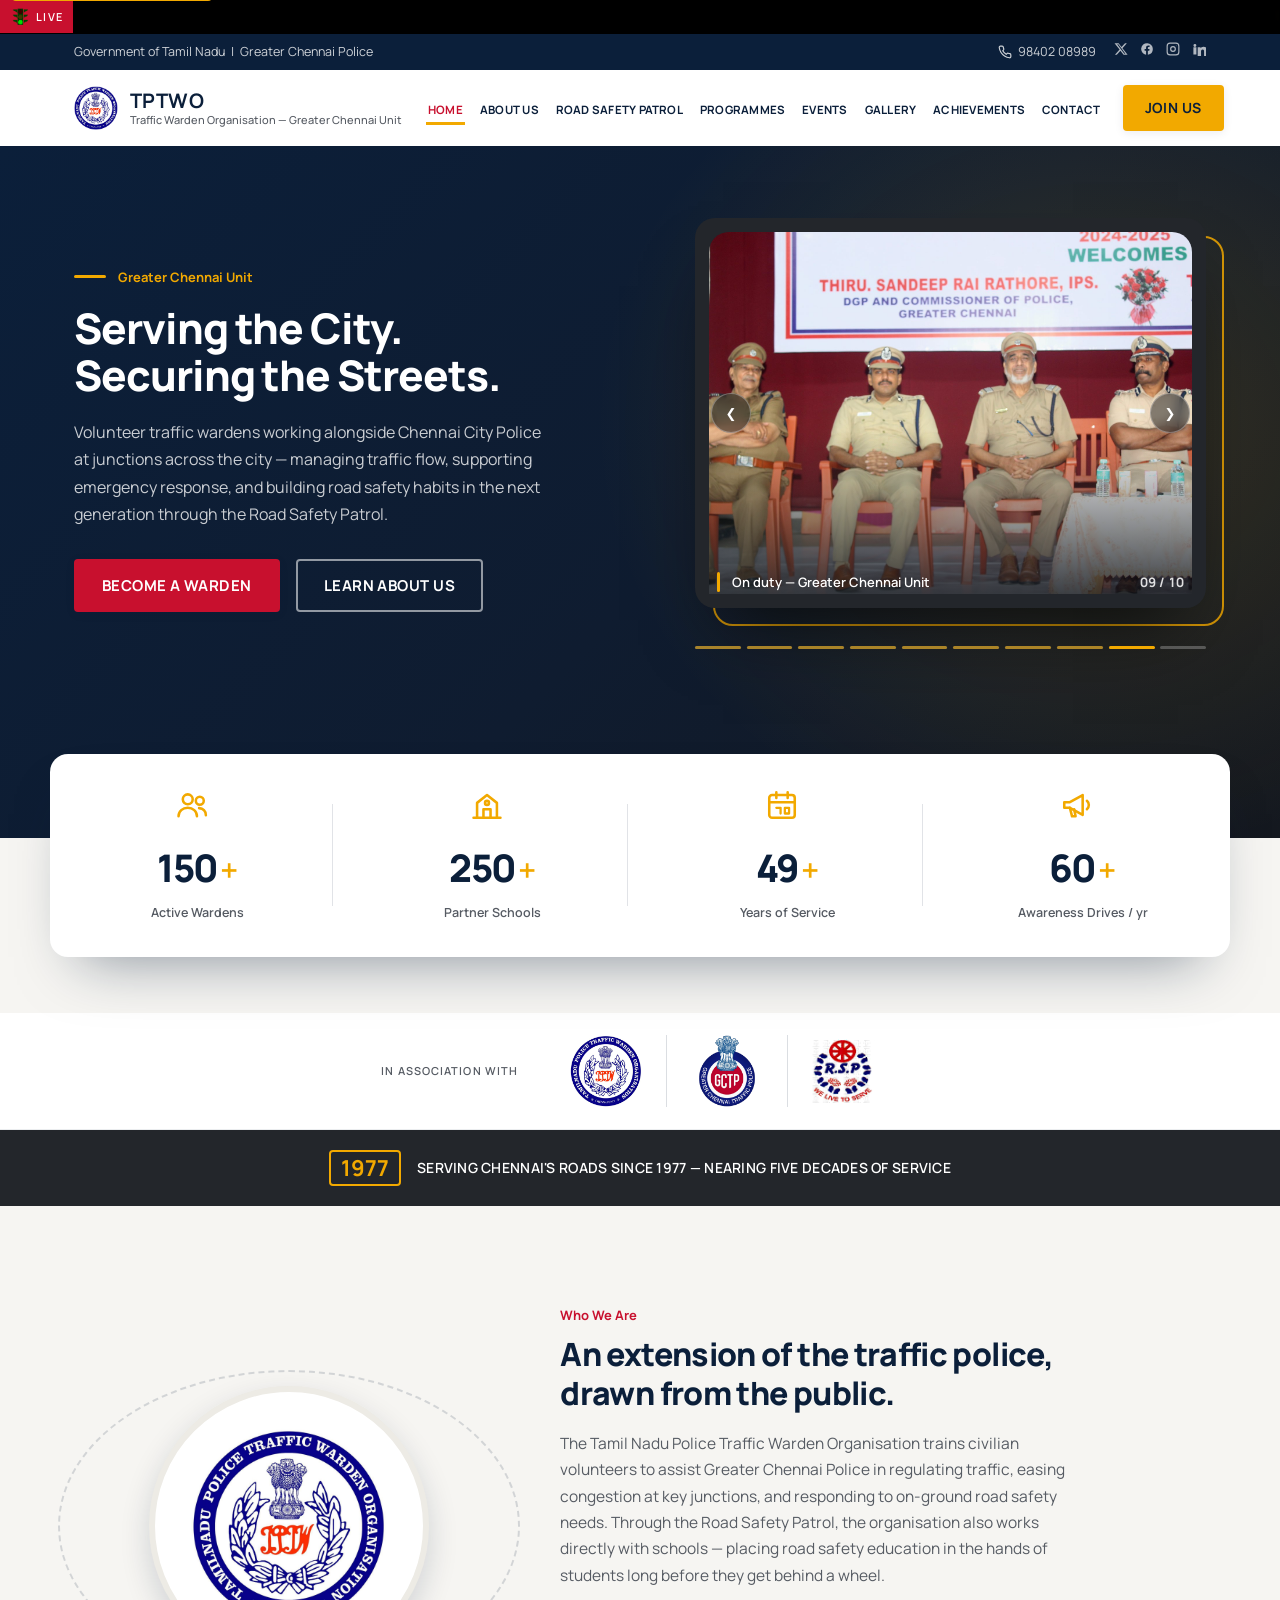
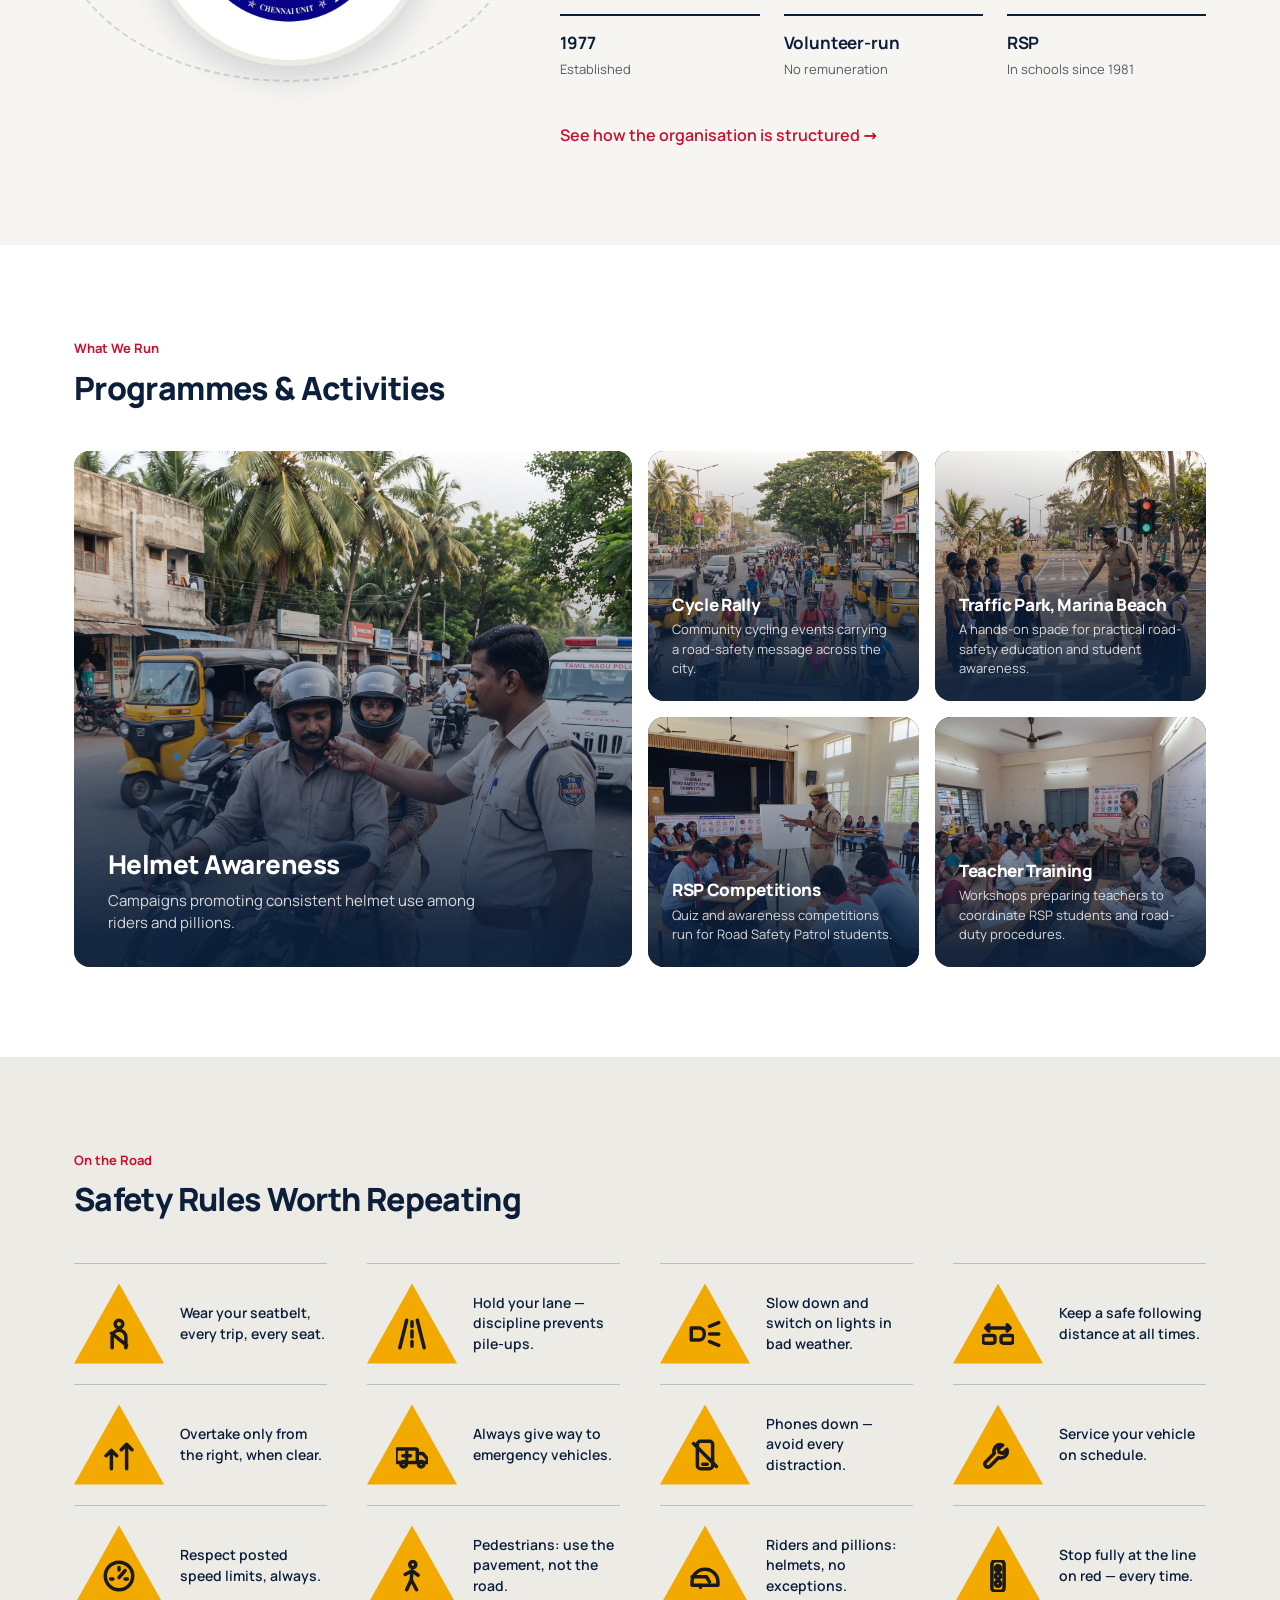
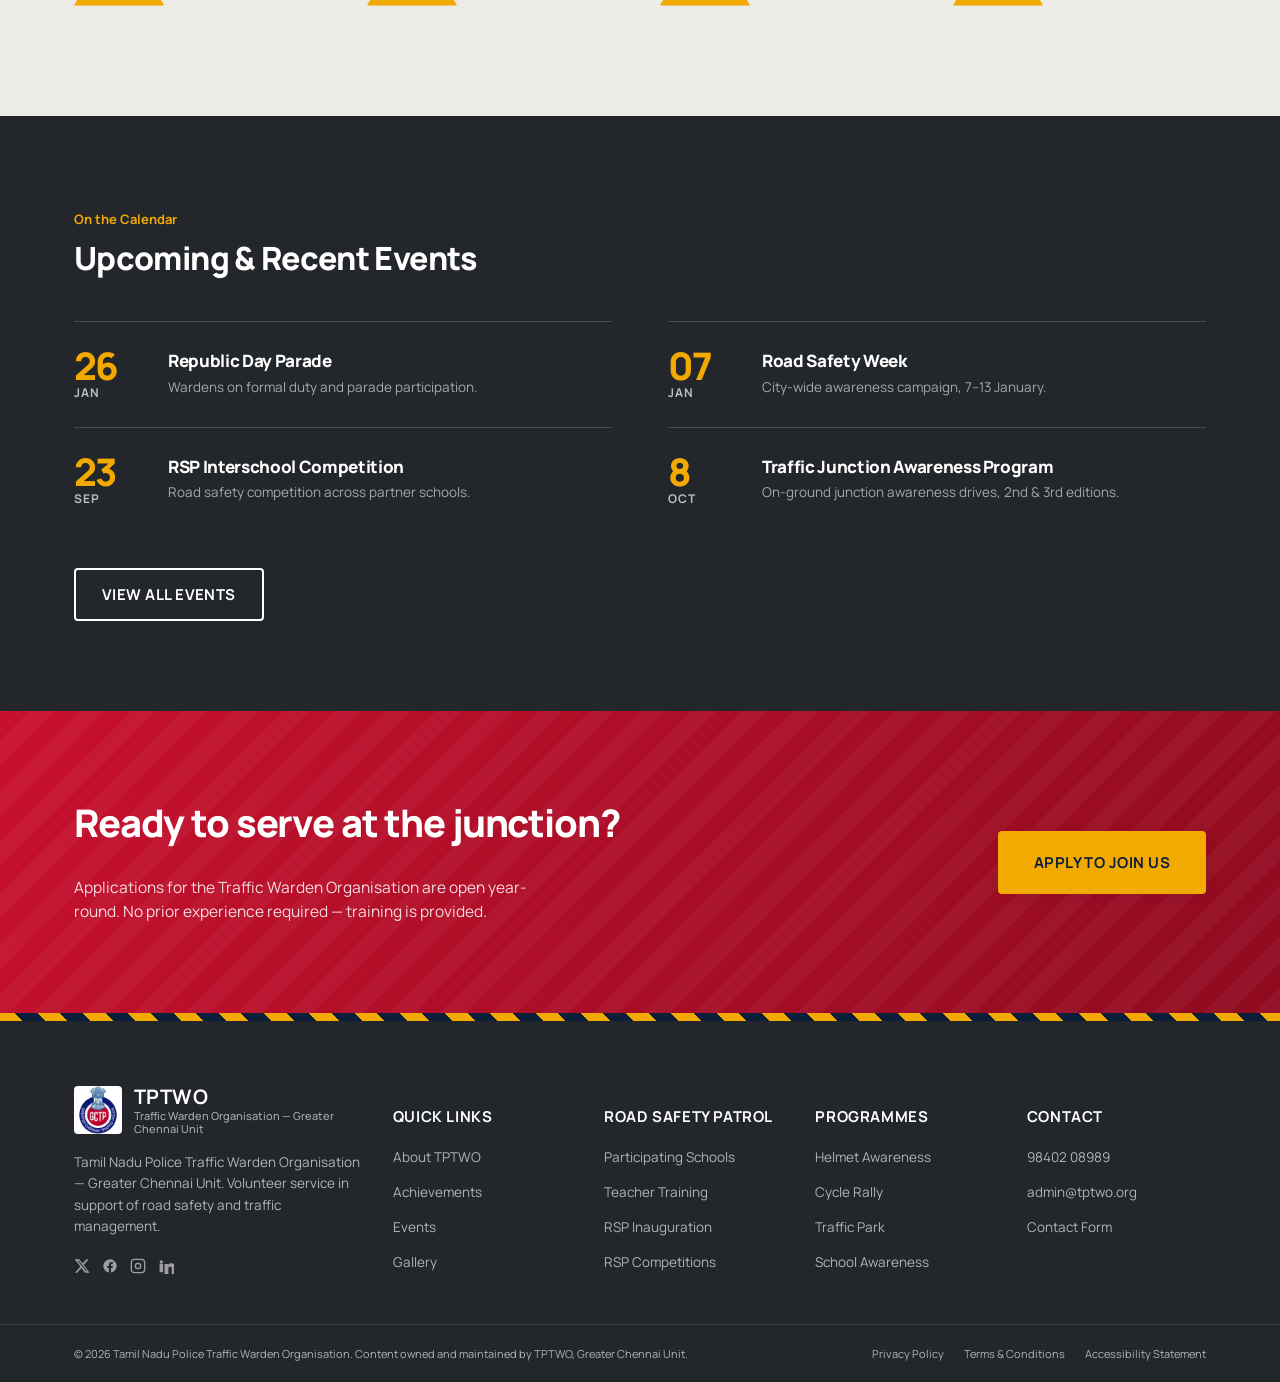
<file: index.html>
<!DOCTYPE html>
<html lang="en">

<head>
  <meta charset="UTF-8">
  <meta http-equiv="X-UA-Compatible" content="IE=edge">
  <meta name="viewport" content="width=device-width, initial-scale=1.0">
  <title>Tamil Nadu Police Traffic Warden Organisation — Greater Chennai Unit</title>
  <meta name="description"
    content="Tamil Nadu Police Traffic Warden Organisation (TPTWO), Greater Chennai Unit — volunteer traffic wardens supporting road safety, junction management, and the Road Safety Patrol program in schools.">
  <meta name="robots" content="index, follow">
  <meta name="theme-color" content="#0B1F3A">
  <link rel="canonical" href="https://tptwo.org/">
  <link rel="icon" type="image/jpeg" href="img/logo-01.jpg">

  <!-- Open Graph -->
  <meta property="og:type" content="website">
  <meta property="og:title" content="Tamil Nadu Police Traffic Warden Organisation — Greater Chennai Unit">
  <meta property="og:description"
    content="Volunteer traffic wardens supporting road safety, junction management, and the Road Safety Patrol program in schools across Chennai.">
  <meta property="og:image" content="img/logo-01.jpg">
  <meta property="og:url" content="https://tptwo.org/">

  <link rel="stylesheet" href="css/site.css">

  <script type="application/ld+json">
{
  "@context": "https://schema.org",
  "@type": "GovernmentOrganization",
  "name": "Tamil Nadu Police Traffic Warden Organisation",
  "alternateName": "TPTWO — Greater Chennai Unit",
  "url": "https://tptwo.org/",
  "logo": "https://tptwo.org/img/logo-01.jpg",
  "telephone": "+91-98402-08989",
  "email": "admin@tptwo.org",
  "sameAs": [
    "https://twitter.com/TPTWO_Official",
    "https://www.facebook.com/ChennaiTrafficWardens",
    "https://instagram.com/tptwo_gcu",
    "https://www.linkedin.com/company/tamilnadu-traffic-police-wardens-organisation/"
  ]
}
</script>
</head>

<body class="home">

  <a href="#mainContent" class="skip-link">Skip to main content</a>

  <!-- ============ LED ANNOUNCEMENT TICKER (signature element) ============ -->
  <div class="ticker-board" role="status" aria-label="Latest announcements">
    <span class="ticker-label">
      <img src="img/trafficlight.gif" alt="" class="ticker-signal" aria-hidden="true">
      LIVE
    </span>
    <div class="ticker-track">
      <div class="ticker-content">
        <span>REPUBLIC DAY PARADE — 26 JAN &nbsp;•&nbsp;</span>
        <span>ROAD SAFETY WEEK — 7 TO 13 JAN &nbsp;•&nbsp;</span>
        <span>RSP INTERSCHOOL COMPETITION — REGISTRATIONS OPEN &nbsp;•&nbsp;</span>
        <span>TRAFFIC JUNCTION AWARENESS PROGRAM — NEW BATCH ANNOUNCED &nbsp;•&nbsp;</span>
        <span>JOIN THE WARDEN FORCE — APPLICATIONS OPEN YEAR-ROUND &nbsp;•&nbsp;</span>
      </div>
    </div>
  </div>

  <!-- ============ GOVT ACCESSIBILITY BAR (GIGW standard) ============ -->
  <!-- <div class="a11y-bar">
  <div class="container a11y-inner">
    <div class="a11y-links">
      <a href="#mainContent" class="a11y-item">Screen Reader Access</a>
      <a href="sitemap.php" class="a11y-item">Sitemap</a>
      <a href="rti.php" class="a11y-item">RTI</a>
      <span class="a11y-divider" aria-hidden="true">|</span>
      <button class="a11y-item lang-toggle" id="langToggle" type="button">தமிழ் / English</button>
    </div>
    <div class="a11y-controls" role="group" aria-label="Text size and contrast controls">
      <span class="a11y-label">Text Size</span>
      <button class="a11y-btn" id="fontDec" aria-label="Decrease text size">A-</button>
      <button class="a11y-btn" id="fontReset" aria-label="Reset text size">A</button>
      <button class="a11y-btn" id="fontInc" aria-label="Increase text size">A+</button>
      <button class="a11y-btn contrast-btn" id="contrastToggle" aria-label="Toggle high contrast mode" aria-pressed="false">
        <svg width="14" height="14" viewBox="0 0 24 24" fill="none" stroke="currentColor" stroke-width="2"><circle cx="12" cy="12" r="10"/><path d="M12 2a10 10 0 0 0 0 20z" fill="currentColor" stroke="none"/></svg>
      </button>
    </div>
  </div>
</div> -->

  <!-- ============ TOP UTILITY BAR ============ -->
  <div class="utility-bar">
    <div class="container utility-inner">
      <span class="utility-item">Government of Tamil Nadu &nbsp;|&nbsp; Greater Chennai Police</span>
      <div class="utility-right">
        <a href="tel:+919840208989" class="utility-item utility-phone">
          <svg width="14" height="14" viewBox="0 0 24 24" fill="none" stroke="currentColor" stroke-width="2">
            <path
              d="M22 16.92v3a2 2 0 0 1-2.18 2 19.79 19.79 0 0 1-8.63-3.07 19.5 19.5 0 0 1-6-6 19.79 19.79 0 0 1-3.07-8.67A2 2 0 0 1 4.11 2h3a2 2 0 0 1 2 1.72c.127.96.361 1.903.7 2.81a2 2 0 0 1-.45 2.11L8.09 9.91a16 16 0 0 0 6 6l1.27-1.27a2 2 0 0 1 2.11-.45c.907.339 1.85.573 2.81.7A2 2 0 0 1 22 16.92z" />
          </svg>
          98402 08989
        </a>
        <div class="social-links" aria-label="Social media links">
          <a href="https://twitter.com/TPTWO_Official" aria-label="Twitter / X" target="_blank" rel="noopener"><svg
              width="14" height="14" viewBox="0 0 24 24" fill="currentColor">
              <path
                d="M18.9 2H22l-7.5 8.6L23.3 22h-6.9l-5.4-7-6.2 7H1.6l8-9.2L.9 2h7l4.9 6.4L18.9 2zm-1.2 18h1.9L7.4 4H5.4l12.3 16z" />
            </svg></a>
          <a href="https://www.facebook.com/ChennaiTrafficWardens" aria-label="Facebook" target="_blank"
            rel="noopener"><svg width="14" height="14" viewBox="0 0 24 24" fill="currentColor">
              <path
                d="M22 12a10 10 0 1 0-11.6 9.9v-7H7.9V12h2.5V9.8c0-2.5 1.5-3.9 3.8-3.9 1.1 0 2.2.2 2.2.2v2.4h-1.3c-1.2 0-1.6.8-1.6 1.6V12h2.8l-.4 2.9h-2.4v7A10 10 0 0 0 22 12z" />
            </svg></a>
          <a href="https://instagram.com/tptwo_gcu" aria-label="Instagram" target="_blank" rel="noopener"><svg
              width="14" height="14" viewBox="0 0 24 24" fill="none" stroke="currentColor" stroke-width="2">
              <rect x="2" y="2" width="20" height="20" rx="5" />
              <circle cx="12" cy="12" r="4" />
              <circle cx="17.5" cy="6.5" r="0.6" fill="currentColor" stroke="none" />
            </svg></a>
          <a href="https://www.linkedin.com/company/tamilnadu-traffic-police-wardens-organisation/"
            aria-label="LinkedIn" target="_blank" rel="noopener"><svg width="14" height="14" viewBox="0 0 24 24"
              fill="currentColor">
              <path
                d="M4.98 3.5a2.5 2.5 0 1 1 0 5 2.5 2.5 0 0 1 0-5zM2.4 21.5h5.16V9H2.4v12.5zM9.75 9h4.95v1.7h.07c.69-1.3 2.37-2.7 4.88-2.7 5.22 0 6.18 3.4 6.18 7.87v8.13h-5.16v-7.2c0-1.72-.03-3.94-2.4-3.94-2.4 0-2.77 1.87-2.77 3.8v7.34H9.75V9z" />
            </svg></a>
        </div>
      </div>
    </div>
  </div>

  <!-- ============ MAIN NAVIGATION ============ -->
  <header class="site-header" id="siteHeader">
    <div class="container nav-inner">
      <a href="index.html" class="brand">
        <img src="img/logo-01.jpg" alt="TPTWO Emblem" class="brand-logo">
        <span class="brand-text">
          <strong>TPTWO</strong>
          <small>Traffic Warden Organisation — Greater Chennai Unit</small>
        </span>
      </a>

      <button class="nav-toggle" id="navToggle" aria-label="Toggle navigation" aria-expanded="false">
        <span></span><span></span><span></span>
      </button>

      <nav class="main-nav" id="mainNav">
        <ul>
          <li><a href="index.html" class="active">Home</a></li>
          <li class="has-dropdown">
            <a href="about.html">About US</a>
            <!-- Inner pages pending — restructured per 13 Aug 2026 client meeting notes.
                 Wire these to real files once each page is built:
            <ul class="dropdown">
              <li><a href="history.php">History</a></li>
              <li><a href="vision-mission.php">Vision &amp; Mission</a></li>
              <li><a href="organisational-setup.php">Organisation Structure</a></li>
              <li><a href="leadership.php">Leadership</a></li>
              <li><a href="traffic-wardens.php">Traffic Wardens</a></li>
            </ul> -->
          </li>
          <li class="has-dropdown">
            <a href="road-safety-patrol.html">Road Safety Patrol</a>
            <!-- <ul class="dropdown">
              <li><a href="rsp-about.php">About RSP</a></li>
              <li><a href="list-of-schools.php">Participating Schools</a></li>
              <li><a href="teacher-training.php">Teacher Training</a></li>
              <li><a href="rsp-inauguration.php">RSP Inauguration</a></li>
              <li><a href="rsp-competitions.php">RSP Competitions</a></li>
            </ul> -->
          </li>
          <li class="has-dropdown">
            <a href="programmes.html">Programmes</a>
            <!-- <ul class="dropdown">
              <li><a href="helmet-awareness.php">Helmet Awareness</a></li>
              <li><a href="traffic-park.php">Traffic Park</a></li>
              <li><a href="cycle-rally.php">Cycle Rally</a></li>
              <li><a href="school-awareness.php">School Awareness</a></li>
            </ul> -->
          </li>
          <!-- <li class="has-dropdown">
            <a href="index.html">Activities</a>
            <ul class="dropdown">
              <li><a href="regular-duties.php">Regular Duties</a></li>
              <li><a href="school-duties.php">School Duties</a></li>
              <li><a href="special-event-duty.php">Special Event Duty / IPL &amp; Major Events</a></li>
            </ul>
          </li> -->
          <li class="has-dropdown">
            <a href="events.html">Events</a>
            <!-- <ul class="dropdown">
              <li><a href="republic-day-events.php">Republic Day</a></li>
              <li><a href="independence-day-events.php">Independence Day</a></li>
              <li><a href="rsp-events.php">RSP Events</a></li>
              <li><a href="awareness-campaigns.php">Awareness Campaigns</a></li>
            </ul> -->
          </li>
          <li class="has-dropdown">
            <a href="gallery.html">Gallery</a>
            <!-- <ul class="dropdown">
              <li><a href="gallery-photos.php">Photos</a></li>
              <li><a href="gallery-videos.php">Videos</a></li>
            </ul> -->
          </li>
          <li><a href="achievements.html">Achievements</a></li>
          <li><a href="contact.html">Contact</a></li>
        </ul>
        <a href="contact.html" class="btn btn-amber nav-cta">Join Us</a>
      </nav>
    </div>
  </header>

  <main id="mainContent" tabindex="-1">

    <!-- ============ HERO ============ -->
    <section class="hero">
      <div class="container hero-inner">
        <div class="hero-copy reveal">
          <span class="eyebrow">Greater Chennai Unit</span>
          <h1>Serving the City.<br>Securing the Streets.</h1>
          <p>Volunteer traffic wardens working alongside Chennai City Police at junctions across the city — managing
            traffic flow, supporting emergency response, and building road safety habits in the next generation through
            the Road Safety Patrol.</p>
          <div class="hero-actions">
            <a href="contact.html" class="btn btn-red">Become a Warden</a>
            <a href="about.html" class="btn btn-outline">Learn About Us</a>
          </div>
        </div>

        <div class="hero-media reveal">
          <!-- <div class="signal" id="heroSignal" aria-hidden="true"><i class="lamp r"></i><i class="lamp a"></i><i class="lamp g"></i></div> -->
          <div class="badge-frame">
            <div class="slider" id="heroSlider">
              <img src="img/slider/home-01.jpg"
                alt="Traffic wardens with Greater Chennai Traffic Police at a road safety event" class="slide active">
              <img src="img/slider/home-02.jpg" alt="TPTWO event" class="slide">
              <img src="img/slider/home-03.jpg" alt="TPTWO event" class="slide">
              <img src="img/slider/home-04.jpg" alt="TPTWO event" class="slide">
              <img src="img/slider/home-05.jpg" alt="TPTWO event" class="slide">
              <img src="img/slider/home-06.jpg" alt="TPTWO event" class="slide">
              <img src="img/slider/home-07.jpg" alt="TPTWO event" class="slide">
              <img src="img/slider/home-08.jpg" alt="TPTWO event" class="slide">
              <img src="img/slider/home-09.jpg" alt="TPTWO event" class="slide">
              <img src="img/slider/home-10.jpg" alt="TPTWO event" class="slide">
            </div>
            <button class="slide-arrow prev" id="prevSlide" aria-label="Previous slide">&#10094;</button>
            <button class="slide-arrow next" id="nextSlide" aria-label="Next slide">&#10095;</button>
            <div class="slide-plate">On duty — Greater Chennai Unit</div>
          </div>
          <div class="slide-dots" id="sliderDots" role="tablist" aria-label="Slide navigation"></div>
        </div>
      </div>
      <div class="hazard-strip" aria-hidden="true"></div>
    </section>

    <section class="stats-band">
      <div class="container stats-grid">
        <div class="stat reveal">
          <div class="stat-icon">
            <img src="img/icons/stat-icon1.svg" alt="" class="stat-icon-img">
          </div>
          <span class="stat-number-wrap">
            <span class="stat-number" data-count="150">0</span><span class="stat-plus">+</span>
          </span>
          <span class="stat-label">Active Wardens</span>
        </div>
        <div class="stat reveal">
          <div class="stat-icon">
            <img src="img/icons/stat-icon2.svg" alt="" class="stat-icon-img">
          </div>
          <span class="stat-number-wrap">
            <span class="stat-number" data-count="250">0</span><span class="stat-plus">+</span>
          </span>
          <span class="stat-label">Partner Schools</span>
        </div>
        <div class="stat reveal">
          <div class="stat-icon">
            <img src="img/icons/stat-icon3.svg" alt="" class="stat-icon-img">
          </div>
          <span class="stat-number-wrap">
            <span class="stat-number" data-count="49">0</span><span class="stat-plus">+</span>
          </span>
          <span class="stat-label">Years of Service</span>
        </div>
        <div class="stat reveal">
          <div class="stat-icon">
            <img src="img/icons/stat-icon4.svg" alt="" class="stat-icon-img">
          </div>
          <span class="stat-number-wrap">
            <span class="stat-number" data-count="60">0</span><span class="stat-plus">+</span>
          </span>
          <span class="stat-label">Awareness Drives / yr</span>
        </div>
      </div>
      <!-- <p class="stats-note">Figures based on preliminary information shared by TPTWO — pending official confirmation.
  </p> -->
    </section>

    <!-- ============ TRUST STRIP — real official marks ============ -->
    <section class="trust-strip">
      <div class="container trust-inner">
        <span class="trust-label">In Association With</span>
        <div class="trust-marks">
          <img src="img/logo-01.jpg" alt="Tamil Nadu Police Traffic Warden Organisation" class="trust-mark">
          <img src="img/logo-02.jpg" alt="Greater Chennai Traffic Police" class="trust-mark">
          <img src="img/rsp_logo.png" alt="Road Safety Patrol" class="trust-mark trust-mark-rsp">
        </div>
      </div>
    </section>

    <!-- ============ MILESTONE STRIP ============ -->
    <section class="milestone-strip">
      <div class="container milestone-inner reveal">
        <span class="milestone-year">1977</span>
        <span class="milestone-text">Serving Chennai's Roads Since 1977 — Nearing Five Decades of Service</span>
      </div>
    </section>

    <!-- ============ ABOUT / MISSION ============ -->
    <section class="about-section">
      <div class="container about-grid">
        <div class="about-emblem reveal">
          <img src="img/logo-01.jpg" alt="TPTWO Emblem" class="emblem-img">
        </div>
        <div class="about-copy reveal">
          <span class="eyebrow">Who We Are</span>
          <h2>An extension of the traffic police, drawn from the public.</h2>
          <p>The Tamil Nadu Police Traffic Warden Organisation trains civilian volunteers to assist Greater Chennai
            Police in regulating traffic, easing congestion at key junctions, and responding to on-ground road safety
            needs. Through the Road Safety Patrol, the organisation also works directly with schools — placing road
            safety education in the hands of students long before they get behind a wheel.</p>
          <ul class="home-facts">
            <li><strong>1977</strong> Established</li>
            <li><strong>Volunteer-run</strong> No remuneration</li>
            <li><strong>RSP</strong> In schools since 1981</li>
          </ul>
          <a href="about.html" class="text-link">See how the organisation is structured →</a>
        </div>
      </div>
    </section>

    <!-- ============ PROGRAMMES SPOTLIGHT ============ -->
    <!-- <section class="programmes-section">
      <div class="container">
        <div class="section-head reveal">
          <span class="eyebrow">What We Run</span>
          <h2>Programmes &amp; Activities</h2>
        </div>
        <div class="programmes-grid">
          <a href="programmes.html#helmet-awareness" class="programme-card reveal">
            <span class="programme-icon"><svg viewBox="0 0 24 24" fill="none" stroke="#0B1F3A" stroke-width="2"
                stroke-linecap="round">
                <path d="M4 14a8 8 0 0116 0v3H4v-3z" />
                <path d="M4 17h16v2a1 1 0 01-1 1H5a1 1 0 01-1-1v-2z" />
              </svg></span>
            <h3>Helmet Awareness</h3>
            <p>Campaigns promoting consistent helmet use among riders and pillions.</p>
          </a>
          <a href="programmes.html#cycle-rally" class="programme-card reveal">
            <span class="programme-icon"><svg viewBox="0 0 24 24" fill="none" stroke="#0B1F3A" stroke-width="2"
                stroke-linecap="round">
                <circle cx="6" cy="17" r="3" />
                <circle cx="18" cy="17" r="3" />
                <path d="M6 17l4-8h4l4 8M10 9V6h3" />
              </svg></span>
            <h3>Cycle Rally</h3>
            <p>Community cycling events carrying a road-safety message across the city.</p>
          </a>
          <a href="programmes.html#traffic-park" class="programme-card reveal">
            <span class="programme-icon"><svg viewBox="0 0 24 24" fill="none" stroke="#0B1F3A" stroke-width="2"
                stroke-linecap="round" stroke-linejoin="round">
                <path d="M3 12l9-7 9 7" />
                <path d="M5 10v9h14v-9" />
                <path d="M9 19v-5h6v5" />
              </svg></span>
            <h3>Traffic Park, Marina Beach</h3>
            <p>A hands-on space for practical road-safety education and student awareness.</p>
          </a>
          <a href="road-safety-patrol.html#competitions" class="programme-card reveal">
            <span class="programme-icon"><svg viewBox="0 0 24 24" fill="none" stroke="#0B1F3A" stroke-width="2"
                stroke-linecap="round">
                <path d="M12 3l9 4-9 4-9-4 9-4z" />
                <path d="M3 11v5c0 1 4 3 9 3s9-2 9-3v-5" />
              </svg></span>
            <h3>RSP Competitions</h3>
            <p>Quiz and awareness competitions run for Road Safety Patrol students.</p>
          </a>
          <a href="road-safety-patrol.html#teacher-training" class="programme-card reveal">
            <span class="programme-icon"><svg viewBox="0 0 24 24" fill="none" stroke="#0B1F3A" stroke-width="2"
                stroke-linecap="round">
                <path d="M12 14l9-5-9-5-9 5 9 5z" />
                <path d="M3 9v6c2 1.5 6 2.5 9 2.5s7-1 9-2.5V9" />
              </svg></span>
            <h3>Teacher Training</h3>
            <p>Workshops preparing teachers to coordinate RSP students and road-duty procedures.</p>
          </a>
        </div>
      </div>
    </section> -->

    <section class="programmes-section">
      <div class="container">
        <div class="section-head reveal">
          <span class="eyebrow">What We Run</span>
          <h2>Programmes &amp; Activities</h2>
        </div>
        <div class="programmes-grid">
          <a href="programmes.html#helmet-awareness" class="programme-card reveal">
            <div class="programme-image-box">
              <img src="img/image1.png" alt="Helmet Awareness campaign">
            </div>
            <h3>Helmet Awareness</h3>
            <p>Campaigns promoting consistent helmet use among riders and pillions.</p>
          </a>
          <a href="programmes.html#cycle-rally" class="programme-card reveal">
            <div class="programme-image-box">
              <img src="img/image2.png" alt="Cycle Rally event">
            </div>
            <h3>Cycle Rally</h3>
            <p>Community cycling events carrying a road-safety message across the city.</p>
          </a>
          <a href="programmes.html#traffic-park" class="programme-card reveal">
            <div class="programme-image-box">
              <img src="img/image3.png" alt="Traffic Park, Marina Beach">
            </div>
            <h3>Traffic Park, Marina Beach</h3>
            <p>A hands-on space for practical road-safety education and student awareness.</p>
          </a>
          <a href="road-safety-patrol.html#competitions" class="programme-card reveal">
            <div class="programme-image-box">
              <img src="img/image4.png" alt="RSP Competitions">
            </div>
            <h3>RSP Competitions</h3>
            <p>Quiz and awareness competitions run for Road Safety Patrol students.</p>
          </a>
          <a href="road-safety-patrol.html#teacher-training" class="programme-card reveal">
            <div class="programme-image-box">
              <img src="img/image5.png" alt="Teacher Training workshop">
            </div>
            <h3>Teacher Training</h3>
            <p>Workshops preparing teachers to coordinate RSP students and road-duty procedures.</p>
          </a>
        </div>
      </div>
    </section>

    <!-- ============ SAFETY TIPS (road-sign cards) ============ -->
    <section class="tips-section">
      <div class="container">
        <div class="section-head reveal">
          <span class="eyebrow">On the Road</span>
          <h2>Safety Rules Worth Repeating</h2>
        </div>
        <div class="tips-grid">
          <div class="tip-sign reveal">
            <span class="tip-icon"><img src="img/icons/icon1.svg" alt="" class="tip-icon-img"></span>
            <p>Wear your seatbelt, every trip, every seat.</p>
          </div>
          <div class="tip-sign reveal">
            <span class="tip-icon"><img src="img/icons/icon2.svg" alt="" class="tip-icon-img"></span>
            <p>Hold your lane — discipline prevents pile-ups.</p>
          </div>
          <div class="tip-sign reveal">
            <span class="tip-icon"><img src="img/icons/icon3.svg" alt="" class="tip-icon-img"></span>
            <p>Slow down and switch on lights in bad weather.</p>
          </div>
          <div class="tip-sign reveal">
            <span class="tip-icon"><img src="img/icons/icon4.svg" alt="" class="tip-icon-img"></span>
            <p>Keep a safe following distance at all times.</p>
          </div>
          <div class="tip-sign reveal">
            <span class="tip-icon"><img src="img/icons/icon5.svg" alt="" class="tip-icon-img"></span>
            <p>Overtake only from the right, when clear.</p>
          </div>
          <div class="tip-sign reveal">
            <span class="tip-icon"><img src="img/icons/icon6.svg" alt="" class="tip-icon-img"></span>
            <p>Always give way to emergency vehicles.</p>
          </div>
          <div class="tip-sign reveal">
            <span class="tip-icon"><img src="img/icons/icon7.svg" alt="" class="tip-icon-img"></span>
            <p>Phones down — avoid every distraction.</p>
          </div>
          <div class="tip-sign reveal">
            <span class="tip-icon"><img src="img/icons/icon8.svg" alt="" class="tip-icon-img"></span>
            <p>Service your vehicle on schedule.</p>
          </div>
          <div class="tip-sign reveal">
            <span class="tip-icon"><img src="img/icons/icon9.svg" alt="" class="tip-icon-img"></span>
            <p>Respect posted speed limits, always.</p>
          </div>
          <div class="tip-sign reveal">
            <span class="tip-icon"><img src="img/icons/icon10.svg" alt="" class="tip-icon-img"></span>
            <p>Pedestrians: use the pavement, not the road.</p>
          </div>
          <div class="tip-sign reveal">
            <span class="tip-icon"><img src="img/icons/icon11.svg" alt="" class="tip-icon-img"></span>
            <p>Riders and pillions: helmets, no exceptions.</p>
          </div>
          <div class="tip-sign reveal">
            <span class="tip-icon"><img src="img/icons/icon12.svg" alt="" class="tip-icon-img"></span>
            <p>Stop fully at the line on red — every time.</p>
          </div>
        </div>
      </div>
    </section>

    <!-- ============ EVENTS (duty roster style) ============ -->
    <section class="events-section">
      <div class="container">
        <div class="section-head reveal light">
          <span class="eyebrow">On the Calendar</span>
          <h2>Upcoming &amp; Recent Events</h2>
        </div>
        <div class="events-grid">
          <a href="events.html" class="event-card reveal">
            <div class="event-date"><span class="day">26</span><span class="month">JAN</span></div>
            <div class="event-body">
              <h3>Republic Day Parade</h3>
              <p>Wardens on formal duty and parade participation.</p>
            </div>
          </a>
          <a href="events.html" class="event-card reveal">
            <div class="event-date"><span class="day">07</span><span class="month">JAN</span></div>
            <div class="event-body">
              <h3>Road Safety Week</h3>
              <p>City-wide awareness campaign, 7–13 January.</p>
            </div>
          </a>
          <a href="events.html" class="event-card reveal">
            <div class="event-date"><span class="day">23</span><span class="month">SEP</span></div>
            <div class="event-body">
              <h3>RSP Interschool Competition</h3>
              <p>Road safety competition across partner schools.</p>
            </div>
          </a>
          <a href="events.html" class="event-card reveal">
            <div class="event-date"><span class="day">8</span><span class="month">OCT</span></div>
            <div class="event-body">
              <h3>Traffic Junction Awareness Program</h3>
              <p>On-ground junction awareness drives, 2nd &amp; 3rd editions.</p>
            </div>
          </a>
        </div>
        <div class="events-cta reveal"><a href="events.html" class="btn btn-outline-light">View All Events</a></div>
      </div>
    </section>

    <!-- ============ JOIN CTA ============ -->
    <section class="join-cta">
      <div class="container join-cta-inner reveal">
        <h2>Ready to serve at the junction?</h2>
        <p>Applications for the Traffic Warden Organisation are open year-round. No prior experience required — training
          is provided.</p>
        <a href="contact.html" class="btn btn-amber">Apply to Join Us</a>
      </div>
    </section>

  </main>

  <!-- ============ FOOTER ============ -->
  <footer class="site-footer">
    <div class="footer-hazard" aria-hidden="true"></div>
    <div class="container footer-grid">
      <div class="footer-col">
        <!-- <img src="img/logo-02.jpg" alt="Greater Chennai Traffic Police" class="footer-logo">
        <span class="brand-text1">
          <strong>TPTWO</strong>
          <small>Traffic Warden Organisation — Greater Chennai Unit</small>
        </span> -->
        <div class="footer-brand-row">
          <img src="img/logo-02.jpg" alt="Greater Chennai Traffic Police" class="footer-logo">
          <span class="brand-text1">
            <strong>TPTWO</strong>
            <small>Traffic Warden Organisation — Greater Chennai Unit</small>
          </span>
        </div>
        <p>Tamil Nadu Police Traffic Warden Organisation — Greater Chennai Unit. Volunteer service in support of road
          safety and traffic management.</p>
        <div class="social-links footer-social">
          <a href="https://twitter.com/TPTWO_Official" aria-label="Twitter / X" target="_blank" rel="noopener"><svg
              width="16" height="16" viewBox="0 0 24 24" fill="currentColor">
              <path
                d="M18.9 2H22l-7.5 8.6L23.3 22h-6.9l-5.4-7-6.2 7H1.6l8-9.2L.9 2h7l4.9 6.4L18.9 2zm-1.2 18h1.9L7.4 4H5.4l12.3 16z" />
            </svg></a>
          <a href="https://www.facebook.com/ChennaiTrafficWardens" aria-label="Facebook" target="_blank"
            rel="noopener"><svg width="16" height="16" viewBox="0 0 24 24" fill="currentColor">
              <path
                d="M22 12a10 10 0 1 0-11.6 9.9v-7H7.9V12h2.5V9.8c0-2.5 1.5-3.9 3.8-3.9 1.1 0 2.2.2 2.2.2v2.4h-1.3c-1.2 0-1.6.8-1.6 1.6V12h2.8l-.4 2.9h-2.4v7A10 10 0 0 0 22 12z" />
            </svg></a>
          <a href="https://instagram.com/tptwo_gcu" aria-label="Instagram" target="_blank" rel="noopener"><svg
              width="16" height="16" viewBox="0 0 24 24" fill="none" stroke="currentColor" stroke-width="2">
              <rect x="2" y="2" width="20" height="20" rx="5" />
              <circle cx="12" cy="12" r="4" />
            </svg></a>
          <a href="https://www.linkedin.com/company/tamilnadu-traffic-police-wardens-organisation/"
            aria-label="LinkedIn" target="_blank" rel="noopener"><svg width="16" height="16" viewBox="0 0 24 24"
              fill="currentColor">
              <path
                d="M4.98 3.5a2.5 2.5 0 1 1 0 5 2.5 2.5 0 0 1 0-5zM2.4 21.5h5.16V9H2.4v12.5zM9.75 9h4.95v1.7h.07c.69-1.3 2.37-2.7 4.88-2.7 5.22 0 6.18 3.4 6.18 7.87v8.13h-5.16v-7.2c0-1.72-.03-3.94-2.4-3.94-2.4 0-2.77 1.87-2.77 3.8v7.34H9.75V9z" />
            </svg></a>
        </div>
      </div>
      <div class="footer-col">
        <h4>Quick Links</h4>
        <ul>
          <li><a href="about.html">About TPTWO</a></li>
          <li><a href="achievements.html">Achievements</a></li>
          <li><a href="events.html">Events</a></li>
          <li><a href="gallery.html">Gallery</a></li>
        </ul>
      </div>
      <div class="footer-col">
        <h4>Road Safety Patrol</h4>
        <ul>
          <li><a href="road-safety-patrol.html#schools">Participating Schools</a></li>
          <li><a href="road-safety-patrol.html#teacher-training">Teacher Training</a></li>
          <li><a href="road-safety-patrol.html#inauguration">RSP Inauguration</a></li>
          <li><a href="road-safety-patrol.html#competitions">RSP Competitions</a></li>
        </ul>
      </div>
      <div class="footer-col">
        <h4>Programmes</h4>
        <ul>
          <li><a href="programmes.html#helmet-awareness">Helmet Awareness</a></li>
          <li><a href="programmes.html#cycle-rally">Cycle Rally</a></li>
          <li><a href="programmes.html#traffic-park">Traffic Park</a></li>
          <li><a href="programmes.html#school-awareness">School Awareness</a></li>
        </ul>
      </div>
      <div class="footer-col">
        <h4>Contact</h4>
        <ul>
          <li><a href="tel:+919840208989">98402 08989</a></li>
          <li><a href="mailto:admin@tptwo.org">admin@tptwo.org</a></li>
          <li><a href="contact.html#contactForm">Contact Form</a></li>
        </ul>
      </div>
    </div>
    <div class="footer-bottom">
      <div class="container footer-bottom-inner">
        <span>© 2026 Tamil Nadu Police Traffic Warden Organisation. Content owned and maintained by TPTWO, Greater
          Chennai Unit.</span>
        <div class="footer-legal">
          <!-- <span class="last-reviewed">Content last reviewed: <time datetime="2026-08-07">07 Aug 2026</time></span> -->
          <a href="index.html">Privacy Policy</a>
          <a href="index.html">Terms &amp; Conditions</a>
          <a href="index.html">Accessibility Statement</a>
        </div>
      </div>
    </div>
  </footer>

  <script src="js/site.js"></script>
</body>

</html>
</file>
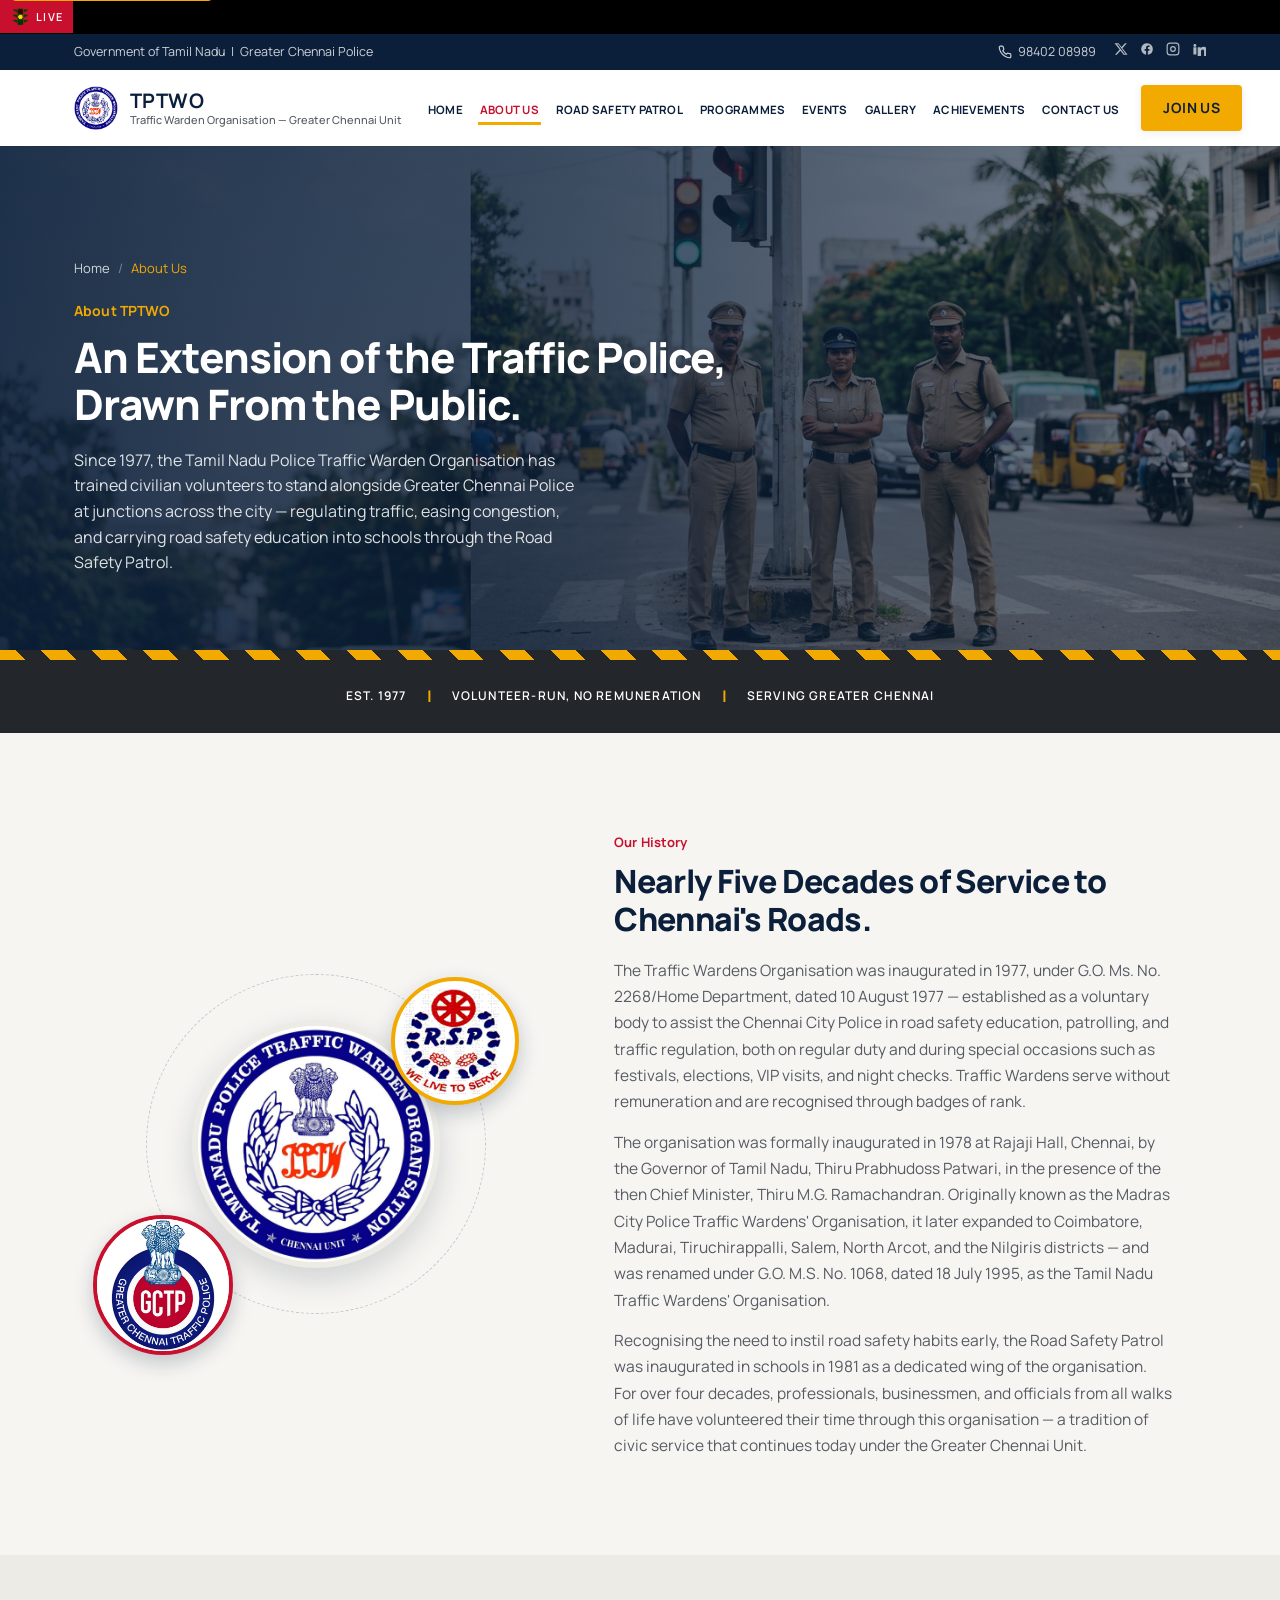
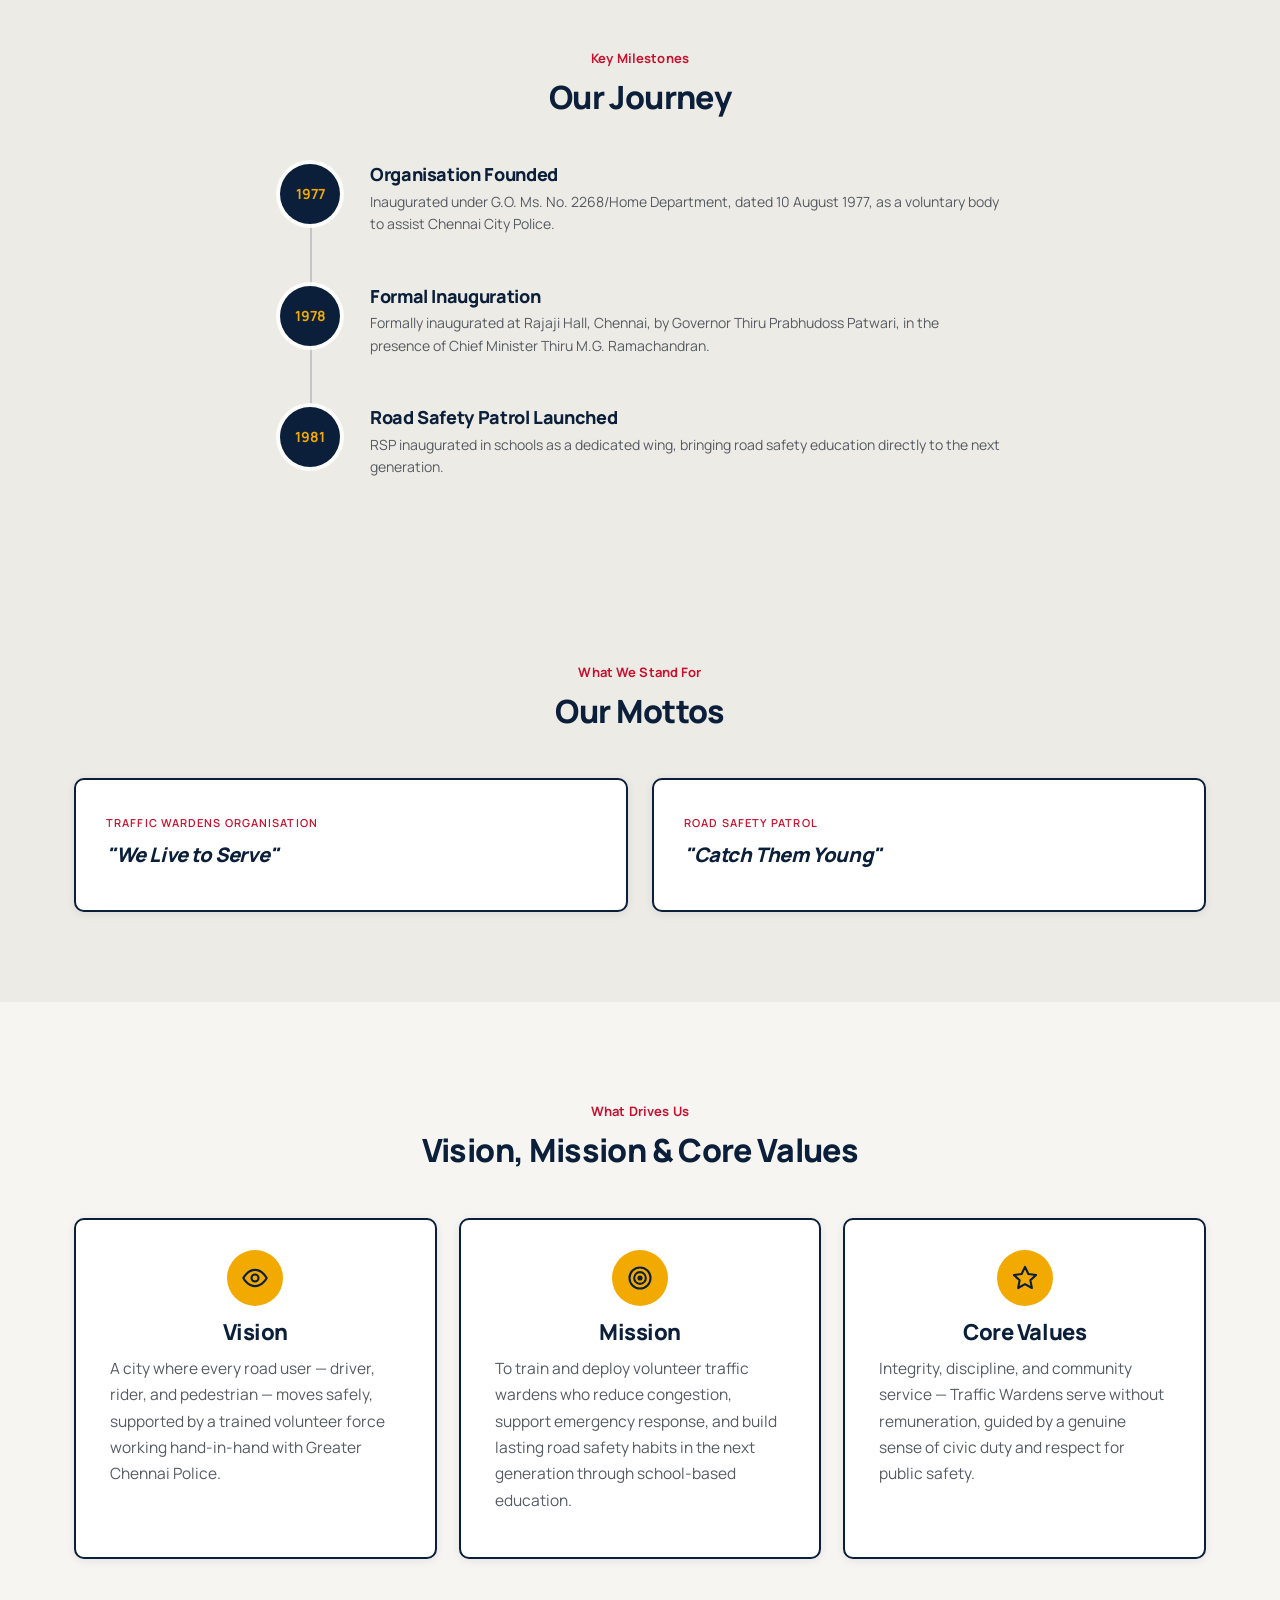
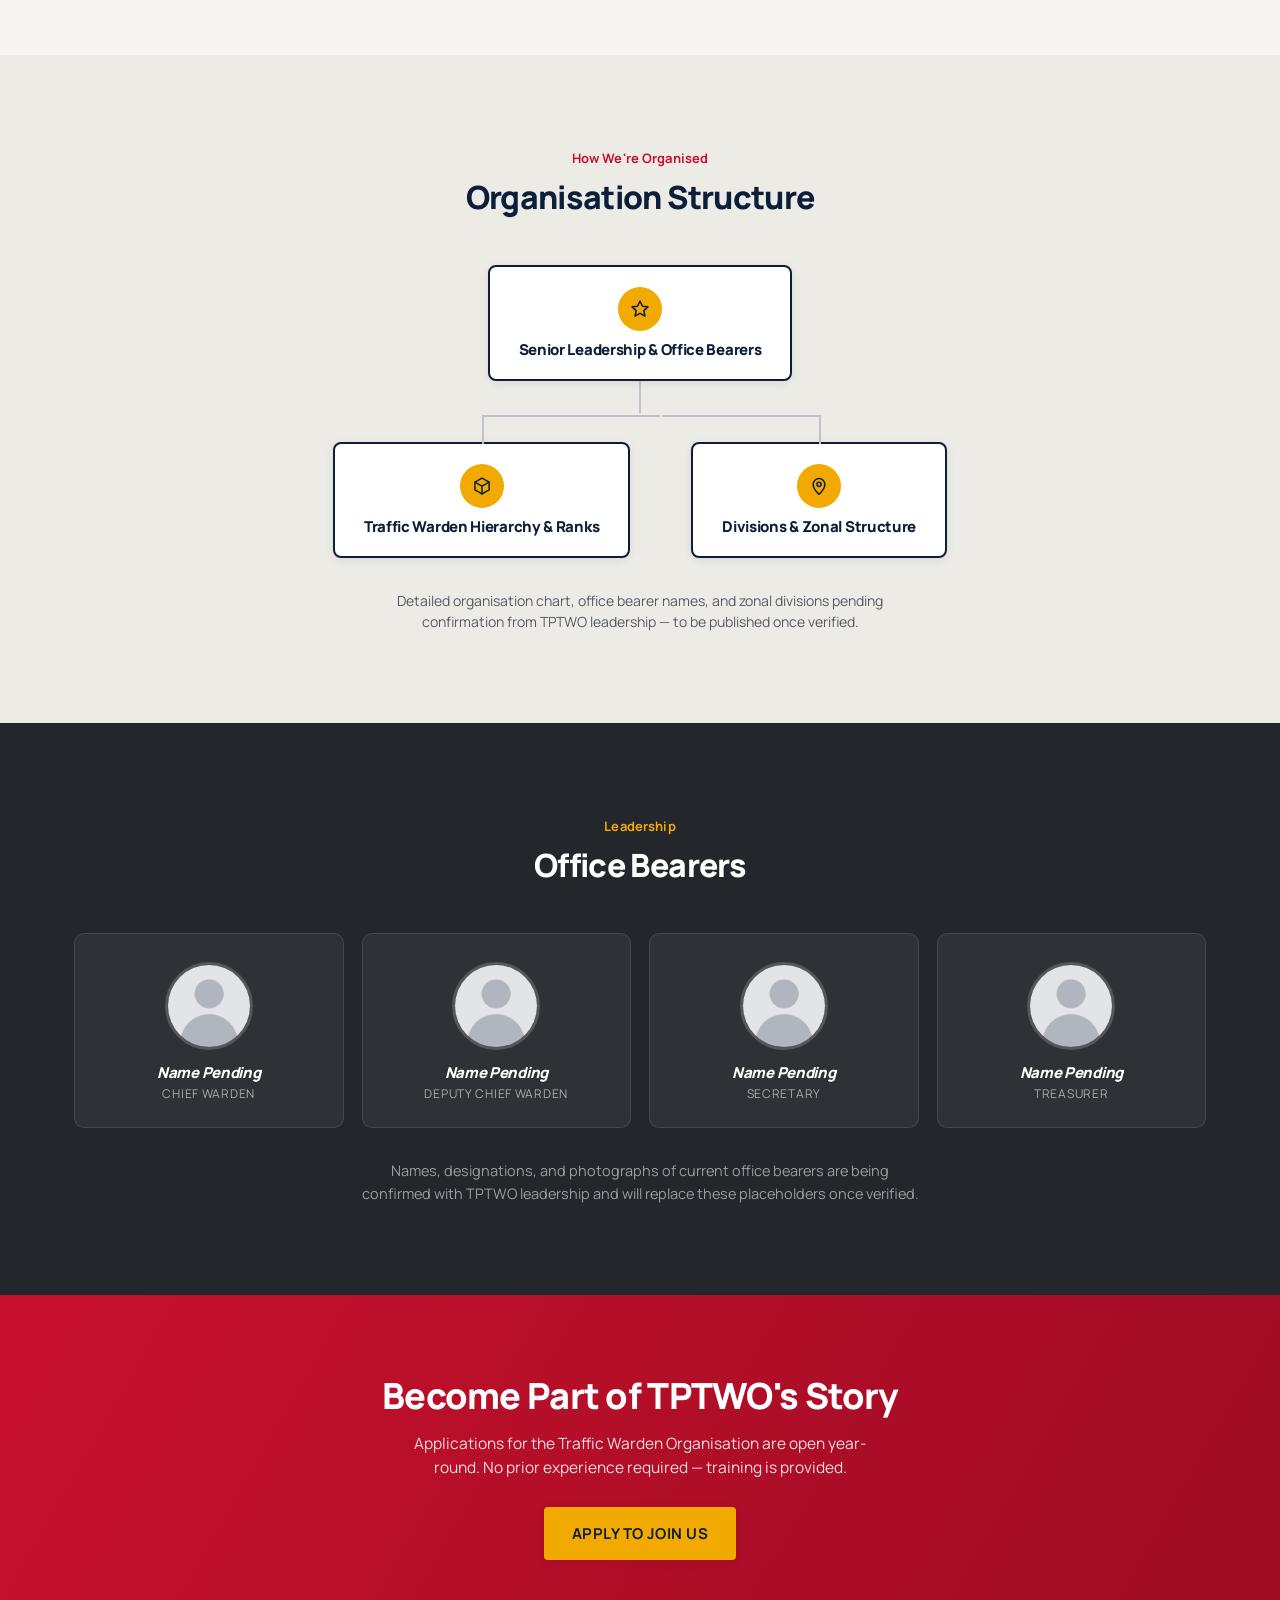
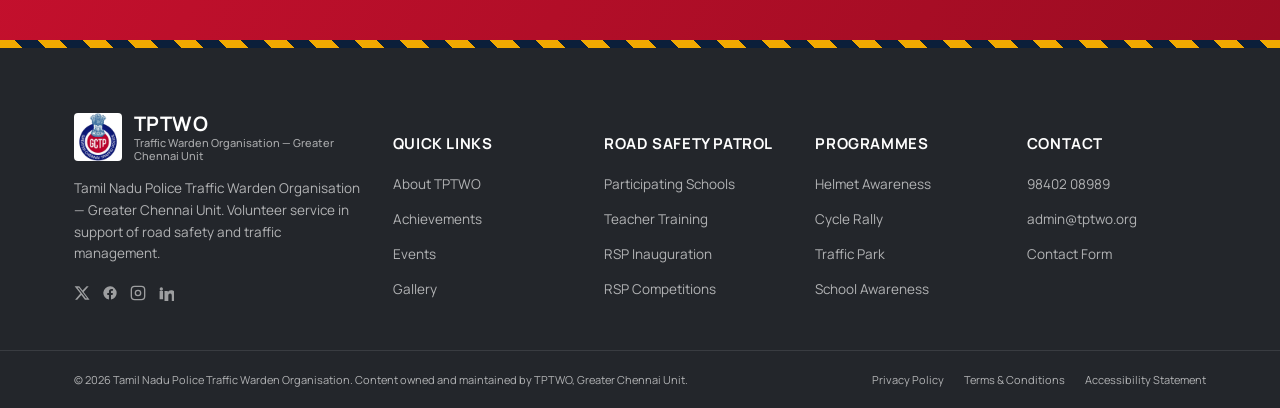
<file: about.html>
<!DOCTYPE html>
<html lang="en">

<head>
  <meta charset="UTF-8">
  <meta http-equiv="X-UA-Compatible" content="IE=edge">
  <meta name="viewport" content="width=device-width, initial-scale=1.0">
  <title>About TPTWO — Tamil Nadu Police Traffic Warden Organisation</title>
  <meta name="description"
    content="History, mission, organisation structure, and leadership of the Tamil Nadu Police Traffic Warden Organisation (TPTWO), Greater Chennai Unit.">
  <meta name="robots" content="index, follow">
  <meta name="theme-color" content="#0B1F3A">
  <link rel="canonical" href="https://tptwo.org/about.html">
  <link rel="icon" type="image/jpeg" href="img/logo-01.jpg">

  <meta property="og:type" content="website">
  <meta property="og:title" content="About TPTWO — Tamil Nadu Police Traffic Warden Organisation">
  <meta property="og:description"
    content="History, mission, organisation structure, and leadership of TPTWO, Greater Chennai Unit.">
  <meta property="og:image" content="img/logo-01.jpg">
  <meta property="og:url" content="https://tptwo.org/about.html">

  <link rel="stylesheet" href="css/site.css">
</head>

<body>

  <a href="#mainContent" class="skip-link">Skip to main content</a>

  <!-- ============ LED ANNOUNCEMENT TICKER (signature element) ============ -->
  <div class="ticker-board" role="status" aria-label="Latest announcements">
    <span class="ticker-label">
      <img src="img/trafficlight.gif" alt="" class="ticker-signal" aria-hidden="true">
      LIVE
    </span>
    <div class="ticker-track">
      <div class="ticker-content">
        <span>REPUBLIC DAY PARADE — 26 JAN &nbsp;•&nbsp;</span>
        <span>ROAD SAFETY WEEK — 7 TO 13 JAN &nbsp;•&nbsp;</span>
        <span>RSP INTERSCHOOL COMPETITION — REGISTRATIONS OPEN &nbsp;•&nbsp;</span>
        <span>TRAFFIC JUNCTION AWARENESS PROGRAM — NEW BATCH ANNOUNCED &nbsp;•&nbsp;</span>
        <span>JOIN THE WARDEN FORCE — APPLICATIONS OPEN YEAR-ROUND &nbsp;•&nbsp;</span>
      </div>
    </div>
  </div>

  <!-- ============ GOVT ACCESSIBILITY BAR (GIGW standard) ============ -->
  <!-- <div class="a11y-bar">
  <div class="container a11y-inner">
    <div class="a11y-links">
      <a href="#mainContent" class="a11y-item">Screen Reader Access</a>
      <a href="sitemap.php" class="a11y-item">Sitemap</a>
      <a href="rti.php" class="a11y-item">RTI</a>
      <span class="a11y-divider" aria-hidden="true">|</span>
      <button class="a11y-item lang-toggle" id="langToggle" type="button">தமிழ் / English</button>
    </div>
    <div class="a11y-controls" role="group" aria-label="Text size and contrast controls">
      <span class="a11y-label">Text Size</span>
      <button class="a11y-btn" id="fontDec" aria-label="Decrease text size">A-</button>
      <button class="a11y-btn" id="fontReset" aria-label="Reset text size">A</button>
      <button class="a11y-btn" id="fontInc" aria-label="Increase text size">A+</button>
      <button class="a11y-btn contrast-btn" id="contrastToggle" aria-label="Toggle high contrast mode" aria-pressed="false">
        <svg width="14" height="14" viewBox="0 0 24 24" fill="none" stroke="currentColor" stroke-width="2"><circle cx="12" cy="12" r="10"/><path d="M12 2a10 10 0 0 0 0 20z" fill="currentColor" stroke="none"/></svg>
      </button>
    </div>
  </div>
</div> -->

  <!-- ============ TOP UTILITY BAR ============ -->
  <div class="utility-bar">
    <div class="container utility-inner">
      <span class="utility-item">Government of Tamil Nadu &nbsp;|&nbsp; Greater Chennai Police</span>
      <div class="utility-right">
        <a href="tel:+919840208989" class="utility-item utility-phone">
          <svg width="14" height="14" viewBox="0 0 24 24" fill="none" stroke="currentColor" stroke-width="2">
            <path
              d="M22 16.92v3a2 2 0 0 1-2.18 2 19.79 19.79 0 0 1-8.63-3.07 19.5 19.5 0 0 1-6-6 19.79 19.79 0 0 1-3.07-8.67A2 2 0 0 1 4.11 2h3a2 2 0 0 1 2 1.72c.127.96.361 1.903.7 2.81a2 2 0 0 1-.45 2.11L8.09 9.91a16 16 0 0 0 6 6l1.27-1.27a2 2 0 0 1 2.11-.45c.907.339 1.85.573 2.81.7A2 2 0 0 1 22 16.92z" />
          </svg>
          98402 08989
        </a>
        <div class="social-links" aria-label="Social media links">
          <a href="https://twitter.com/TPTWO_Official" aria-label="Twitter / X" target="_blank" rel="noopener"><svg
              width="14" height="14" viewBox="0 0 24 24" fill="currentColor">
              <path
                d="M18.9 2H22l-7.5 8.6L23.3 22h-6.9l-5.4-7-6.2 7H1.6l8-9.2L.9 2h7l4.9 6.4L18.9 2zm-1.2 18h1.9L7.4 4H5.4l12.3 16z" />
            </svg></a>
          <a href="https://www.facebook.com/ChennaiTrafficWardens" aria-label="Facebook" target="_blank"
            rel="noopener"><svg width="14" height="14" viewBox="0 0 24 24" fill="currentColor">
              <path
                d="M22 12a10 10 0 1 0-11.6 9.9v-7H7.9V12h2.5V9.8c0-2.5 1.5-3.9 3.8-3.9 1.1 0 2.2.2 2.2.2v2.4h-1.3c-1.2 0-1.6.8-1.6 1.6V12h2.8l-.4 2.9h-2.4v7A10 10 0 0 0 22 12z" />
            </svg></a>
          <a href="https://instagram.com/tptwo_gcu" aria-label="Instagram" target="_blank" rel="noopener"><svg
              width="14" height="14" viewBox="0 0 24 24" fill="none" stroke="currentColor" stroke-width="2">
              <rect x="2" y="2" width="20" height="20" rx="5" />
              <circle cx="12" cy="12" r="4" />
              <circle cx="17.5" cy="6.5" r="0.6" fill="currentColor" stroke="none" />
            </svg></a>
          <a href="https://www.linkedin.com/company/tamilnadu-traffic-police-wardens-organisation/"
            aria-label="LinkedIn" target="_blank" rel="noopener"><svg width="14" height="14" viewBox="0 0 24 24"
              fill="currentColor">
              <path
                d="M4.98 3.5a2.5 2.5 0 1 1 0 5 2.5 2.5 0 0 1 0-5zM2.4 21.5h5.16V9H2.4v12.5zM9.75 9h4.95v1.7h.07c.69-1.3 2.37-2.7 4.88-2.7 5.22 0 6.18 3.4 6.18 7.87v8.13h-5.16v-7.2c0-1.72-.03-3.94-2.4-3.94-2.4 0-2.77 1.87-2.77 3.8v7.34H9.75V9z" />
            </svg></a>
        </div>
      </div>
    </div>
  </div>

  <!-- ============ MAIN NAVIGATION ============ -->
  <header class="site-header" id="siteHeader">
    <div class="container nav-inner">
      <a href="index.html" class="brand">
        <img src="img/logo-01.jpg" alt="TPTWO Emblem" class="brand-logo">
        <span class="brand-text">
          <strong>TPTWO</strong>
          <small>Traffic Warden Organisation — Greater Chennai Unit</small>
        </span>
      </a>

      <button class="nav-toggle" id="navToggle" aria-label="Toggle navigation" aria-expanded="false">
        <span></span><span></span><span></span>
      </button>

      <nav class="main-nav" id="mainNav">
        <ul>
          <li><a href="index.html">Home</a></li>
          <li class="has-dropdown">
            <a href="about.html" class="active">About Us</a>
          </li>
          <li class="has-dropdown">
            <a href="road-safety-patrol.html">Road Safety Patrol</a>
          </li>
          <li class="has-dropdown">
            <a href="programmes.html">Programmes</a>
          </li>
          <li class="has-dropdown">
            <a href="events.html">Events</a>
          </li>
          <li class="has-dropdown">
            <a href="gallery.html">Gallery</a>
          </li>
          <li><a href="achievements.html">Achievements</a></li>
          <li><a href="contact.html">Contact Us</a></li>
        </ul>
        <a href="contact.html" class="btn btn-amber nav-cta">Join Us</a>
      </nav>
    </div>
  </header>

  <main id="mainContent" tabindex="-1">

    <!-- ============ PAGE HERO ============ -->
    <section class="page-hero">
      <div class="page-hero-bg"><img src="img/slider/About-US-Hero.png" alt=""></div>
      <div class="page-hero-overlay"></div>
      <div class="container page-hero-inner">
        <nav class="breadcrumb" aria-label="Breadcrumb">
          <a href="index.html">Home</a><span class="sep">/</span><span class="current" aria-current="page">About
            Us</span>
        </nav>
        <span class="eyebrow">About TPTWO</span>
        <h1 class="page-hero-title">An Extension of the Traffic Police, Drawn From the Public.</h1>
        <p class="page-hero-text">Since 1977, the Tamil Nadu Police Traffic Warden Organisation has trained civilian
          volunteers to stand alongside Greater Chennai Police at junctions across the city — regulating traffic,
          easing congestion, and carrying road safety education into schools through the Road Safety Patrol.</p>
      </div>
      <div class="hazard-strip" aria-hidden="true"></div>
    </section>

    <!-- ============ FACT STRIP ============ -->
    <div class="fact-strip">
      <div class="container fact-strip-inner">
        <span class="fact-item">Est. 1977</span>
        <span class="fact-sep">|</span>
        <span class="fact-item">Volunteer-Run, No Remuneration</span>
        <span class="fact-sep">|</span>
        <span class="fact-item">Serving Greater Chennai</span>
      </div>
    </div>

    <!-- ============ HISTORY ============ -->
    <section class="about-section">
      <div class="container about-grid history-grid">
        <div class="badge-cluster reveal">
          <div class="badge-ring-bg" aria-hidden="true"></div>
          <div class="badge-side badge-rsp"><img src="img/rsp_logo.png" alt="Road Safety Patrol"></div>
          <div class="badge-side badge-gctp"><img src="img/logo-02.jpg" alt="Greater Chennai Traffic Police"></div>
          <div class="badge-main"><img src="img/logo-01.jpg" alt="TPTWO Emblem"></div>
        </div>
        <div class="about-copy reveal">
          <span class="eyebrow">Our History</span>
          <h2>Nearly Five Decades of Service to Chennai's Roads.</h2>
          <p>The Traffic Wardens Organisation was inaugurated in 1977, under G.O. Ms. No. 2268/Home Department, dated
            10 August 1977 — established as a voluntary body to assist the Chennai City Police in road safety
            education, patrolling, and traffic regulation, both on regular duty and during special occasions such as
            festivals, elections, VIP visits, and night checks. Traffic Wardens serve without remuneration and are
            recognised through badges of rank.</p>
          <p class="history-para-spaced">The organisation was formally inaugurated in 1978 at Rajaji Hall, Chennai,
            by the Governor of Tamil Nadu, Thiru Prabhudoss Patwari, in the presence of the then Chief Minister,
            Thiru M.G. Ramachandran. Originally known as the Madras City Police Traffic Wardens' Organisation, it
            later expanded to Coimbatore, Madurai, Tiruchirappalli, Salem, North Arcot, and the Nilgiris districts —
            and was renamed under G.O. M.S. No. 1068, dated 18 July 1995, as the Tamil Nadu Traffic Wardens'
            Organisation.</p>
          <p class="history-para-spaced">Recognising the need to instil road safety habits early, the Road Safety
            Patrol was inaugurated in schools in 1981 as a dedicated wing of the organisation. For over four decades,
            professionals, businessmen, and officials from all walks of life have volunteered their time through this
            organisation — a tradition of civic service that continues today under the Greater Chennai Unit.</p>
        </div>
      </div>
    </section>

    <!-- ============ HISTORY TIMELINE ============ -->
    <section class="history-timeline-section">
      <div class="container">
        <div class="section-head reveal">
          <span class="eyebrow">Key Milestones</span>
          <h2>Our Journey</h2>
        </div>
        <div class="timeline">
          <div class="timeline-item reveal">
            <div class="timeline-year">1977</div>
            <h3>Organisation Founded</h3>
            <p>Inaugurated under G.O. Ms. No. 2268/Home Department, dated 10 August 1977, as a voluntary body to
              assist Chennai City Police.</p>
          </div>
          <div class="timeline-item reveal">
            <div class="timeline-year">1978</div>
            <h3>Formal Inauguration</h3>
            <p>Formally inaugurated at Rajaji Hall, Chennai, by Governor Thiru Prabhudoss Patwari, in the presence of
              Chief Minister Thiru M.G. Ramachandran.</p>
          </div>
          <div class="timeline-item reveal">
            <div class="timeline-year">1981</div>
            <h3>Road Safety Patrol Launched</h3>
            <p>RSP inaugurated in schools as a dedicated wing, bringing road safety education directly to the next
              generation.</p>
          </div>
        </div>
      </div>
    </section>

    <!-- ============ MOTTO ============ -->
    <section class="tips-section">
      <div class="container">
        <div class="section-head reveal">
          <span class="eyebrow">What We Stand For</span>
          <h2>Our Mottos</h2>
        </div>
        <div class="about-grid vm-grid">
          <div class="tip-sign vm-card motto-card reveal">
            <span class="motto-badge">TRAFFIC WARDENS ORGANISATION</span>
            <h3>"We Live to Serve"</h3>
          </div>
          <div class="tip-sign vm-card motto-card reveal">
            <span class="motto-badge">ROAD SAFETY PATROL</span>
            <h3>"Catch Them Young"</h3>
          </div>
        </div>
      </div>
    </section>

    <section class="about-section">
      <div class="container">
        <div class="section-head reveal">
          <span class="eyebrow">What Drives Us</span>
          <h2>Vision, Mission &amp; Core Values</h2>
        </div>
        <div class="vmc-grid">
          <div class="tip-sign vm-card reveal">
            <div class="vm-icon">
              <img src="img/icons/vision-icon.svg" alt="" class="vm-icon-img">
            </div>
            <h3>Vision</h3>
            <p>A city where every road user — driver, rider, and pedestrian — moves safely, supported by a trained
              volunteer force working hand-in-hand with Greater Chennai Police.</p>
          </div>
          <div class="tip-sign vm-card reveal">
            <div class="vm-icon">
              <img src="img/icons/mission-icon.svg" alt="" class="vm-icon-img">
            </div>
            <h3>Mission</h3>
            <p>To train and deploy volunteer traffic wardens who reduce congestion, support emergency response, and
              build lasting road safety habits in the next generation through school-based education.</p>
          </div>
          <div class="tip-sign vm-card reveal">
            <div class="vm-icon">
              <img src="img/icons/corevalues-icon.svg" alt="" class="vm-icon-img">
            </div>
            <h3>Core Values</h3>
            <p>Integrity, discipline, and community service — Traffic Wardens serve without remuneration, guided by a
              genuine sense of civic duty and respect for public safety.</p>
          </div>
        </div>
      </div>
    </section>

    <!-- ============ ORGANISATION STRUCTURE ============ -->
    <section class="org-section">
      <div class="container">
        <div class="section-head reveal">
          <span class="eyebrow">How We're Organised</span>
          <h2>Organisation Structure</h2>
        </div>
        <div class="org-chart reveal">
          <div class="org-node org-node-top">
            <div class="org-node-icon">
              <img src="img/icons/org-chart-icon1.svg" alt="" class="org-node-icon-img">
            </div>
            <h3>Senior Leadership &amp; Office Bearers</h3>
          </div>
          <div class="org-connector-v"></div>
          <div class="org-branch-wrap">
            <div class="org-branch">
              <div class="org-node">
                <div class="org-node-icon">
                  <img src="img/icons/org-chart-icon2.svg" alt="" class="org-node-icon-img">
                </div>
                <h3>Traffic Warden Hierarchy &amp; Ranks</h3>
              </div>
              <div class="org-node">
                <div class="org-node-icon">
                  <img src="img/icons/org-chart-icon3.svg" alt="" class="org-node-icon-img">
                </div>
                <h3>Divisions &amp; Zonal Structure</h3>
              </div>
            </div>
          </div>
        </div>
        <p class="org-pending-note">Detailed organisation chart, office bearer names, and zonal divisions pending
          confirmation from TPTWO leadership — to be published once verified.</p>
      </div>
    </section>

    <!-- ============ LEADERSHIP (placeholder photos — real photos pending) ============ -->
    <section class="events-section">
      <div class="container">
        <div class="section-head reveal light">
          <span class="eyebrow">Leadership</span>
          <h2>Office Bearers</h2>
        </div>
        <div class="leadership-grid">
          <div class="leadership-card reveal">
            <div class="leadership-photo">
              <img src="img/avatar-placeholder.png" alt="">
            </div>
            <h3>Name Pending</h3>
            <p>Chief Warden</p>
          </div>
          <div class="leadership-card reveal">
            <div class="leadership-photo">
              <img src="img/avatar-placeholder.png" alt="">
            </div>
            <h3>Name Pending</h3>
            <p>Deputy Chief Warden</p>
          </div>
          <div class="leadership-card reveal">
            <div class="leadership-photo">
              <img src="img/avatar-placeholder.png" alt="">
            </div>
            <h3>Name Pending</h3>
            <p>Secretary</p>
          </div>
          <div class="leadership-card reveal">
            <div class="leadership-photo">
              <img src="img/avatar-placeholder.png" alt="">
            </div>
            <h3>Name Pending</h3>
            <p>Treasurer</p>
          </div>
        </div>
        <p class="leadership-pending-note">Names, designations, and photographs of current office bearers are being
          confirmed with TPTWO leadership and will replace these placeholders once verified.</p>
      </div>
    </section>

    <!-- ============ JOIN CTA ============ -->
    <section class="join-cta">
      <div class="container join-cta-inner reveal">
        <h2>Become Part of TPTWO's Story</h2>
        <p>Applications for the Traffic Warden Organisation are open year-round. No prior experience required —
          training is provided.</p>
        <a href="contact.html" class="btn btn-amber">Apply to Join Us</a>
      </div>
    </section>

  </main>

  <!-- ============ FOOTER ============ -->
  <footer class="site-footer">
    <div class="footer-hazard" aria-hidden="true"></div>
    <div class="container footer-grid">
      <div class="footer-col">
        <div class="footer-brand-row">
          <img src="img/logo-02.jpg" alt="Greater Chennai Traffic Police" class="footer-logo">
          <span class="brand-text1">
            <strong>TPTWO</strong>
            <small>Traffic Warden Organisation — Greater Chennai Unit</small>
          </span>
        </div>
        <p>Tamil Nadu Police Traffic Warden Organisation — Greater Chennai Unit. Volunteer service in support of road
          safety and traffic management.</p>
        <div class="social-links footer-social">
          <a href="https://twitter.com/TPTWO_Official" aria-label="Twitter / X" target="_blank" rel="noopener"><svg
              width="16" height="16" viewBox="0 0 24 24" fill="currentColor">
              <path
                d="M18.9 2H22l-7.5 8.6L23.3 22h-6.9l-5.4-7-6.2 7H1.6l8-9.2L.9 2h7l4.9 6.4L18.9 2zm-1.2 18h1.9L7.4 4H5.4l12.3 16z" />
            </svg></a>
          <a href="https://www.facebook.com/ChennaiTrafficWardens" aria-label="Facebook" target="_blank"
            rel="noopener"><svg width="16" height="16" viewBox="0 0 24 24" fill="currentColor">
              <path
                d="M22 12a10 10 0 1 0-11.6 9.9v-7H7.9V12h2.5V9.8c0-2.5 1.5-3.9 3.8-3.9 1.1 0 2.2.2 2.2.2v2.4h-1.3c-1.2 0-1.6.8-1.6 1.6V12h2.8l-.4 2.9h-2.4v7A10 10 0 0 0 22 12z" />
            </svg></a>
          <a href="https://instagram.com/tptwo_gcu" aria-label="Instagram" target="_blank" rel="noopener"><svg
              width="16" height="16" viewBox="0 0 24 24" fill="none" stroke="currentColor" stroke-width="2">
              <rect x="2" y="2" width="20" height="20" rx="5" />
              <circle cx="12" cy="12" r="4" />
            </svg></a>
          <a href="https://www.linkedin.com/company/tamilnadu-traffic-police-wardens-organisation/"
            aria-label="LinkedIn" target="_blank" rel="noopener"><svg width="16" height="16" viewBox="0 0 24 24"
              fill="currentColor">
              <path
                d="M4.98 3.5a2.5 2.5 0 1 1 0 5 2.5 2.5 0 0 1 0-5zM2.4 21.5h5.16V9H2.4v12.5zM9.75 9h4.95v1.7h.07c.69-1.3 2.37-2.7 4.88-2.7 5.22 0 6.18 3.4 6.18 7.87v8.13h-5.16v-7.2c0-1.72-.03-3.94-2.4-3.94-2.4 0-2.77 1.87-2.77 3.8v7.34H9.75V9z" />
            </svg></a>
        </div>
      </div>
      <div class="footer-col">
        <h4>Quick Links</h4>
        <ul>
          <li><a href="about.html">About TPTWO</a></li>
          <li><a href="achievements.html">Achievements</a></li>
          <li><a href="events.html">Events</a></li>
          <li><a href="gallery.html">Gallery</a></li>
        </ul>
      </div>
      <div class="footer-col">
        <h4>Road Safety Patrol</h4>
        <ul>
          <li><a href="road-safety-patrol.html#schools">Participating Schools</a></li>
          <li><a href="road-safety-patrol.html#teacher-training">Teacher Training</a></li>
          <li><a href="road-safety-patrol.html#inauguration">RSP Inauguration</a></li>
          <li><a href="road-safety-patrol.html#competitions">RSP Competitions</a></li>
        </ul>
      </div>
      <div class="footer-col">
        <h4>Programmes</h4>
        <ul>
          <li><a href="programmes.html#helmet-awareness">Helmet Awareness</a></li>
          <li><a href="programmes.html#cycle-rally">Cycle Rally</a></li>
          <li><a href="programmes.html#traffic-park">Traffic Park</a></li>
          <li><a href="programmes.html#school-awareness">School Awareness</a></li>
        </ul>
      </div>
      <div class="footer-col">
        <h4>Contact</h4>
        <ul>
          <li><a href="tel:+919840208989">98402 08989</a></li>
          <li><a href="mailto:admin@tptwo.org">admin@tptwo.org</a></li>
          <li><a href="contact.html#contactForm">Contact Form</a></li>
        </ul>
      </div>
    </div>
    <div class="footer-bottom">
      <div class="container footer-bottom-inner">
        <span>© 2026 Tamil Nadu Police Traffic Warden Organisation. Content owned and maintained by TPTWO, Greater
          Chennai Unit.</span>
        <div class="footer-legal">
          <!-- <span class="last-reviewed">Content last reviewed: <time datetime="2026-08-17">17 Aug 2026</time></span> -->
          <a href="index.html">Privacy Policy</a>
          <a href="index.html">Terms &amp; Conditions</a>
          <a href="index.html">Accessibility Statement</a>
        </div>
      </div>
    </div>
  </footer>

  <script src="js/site.js"></script>
</body>

</html>
</file>
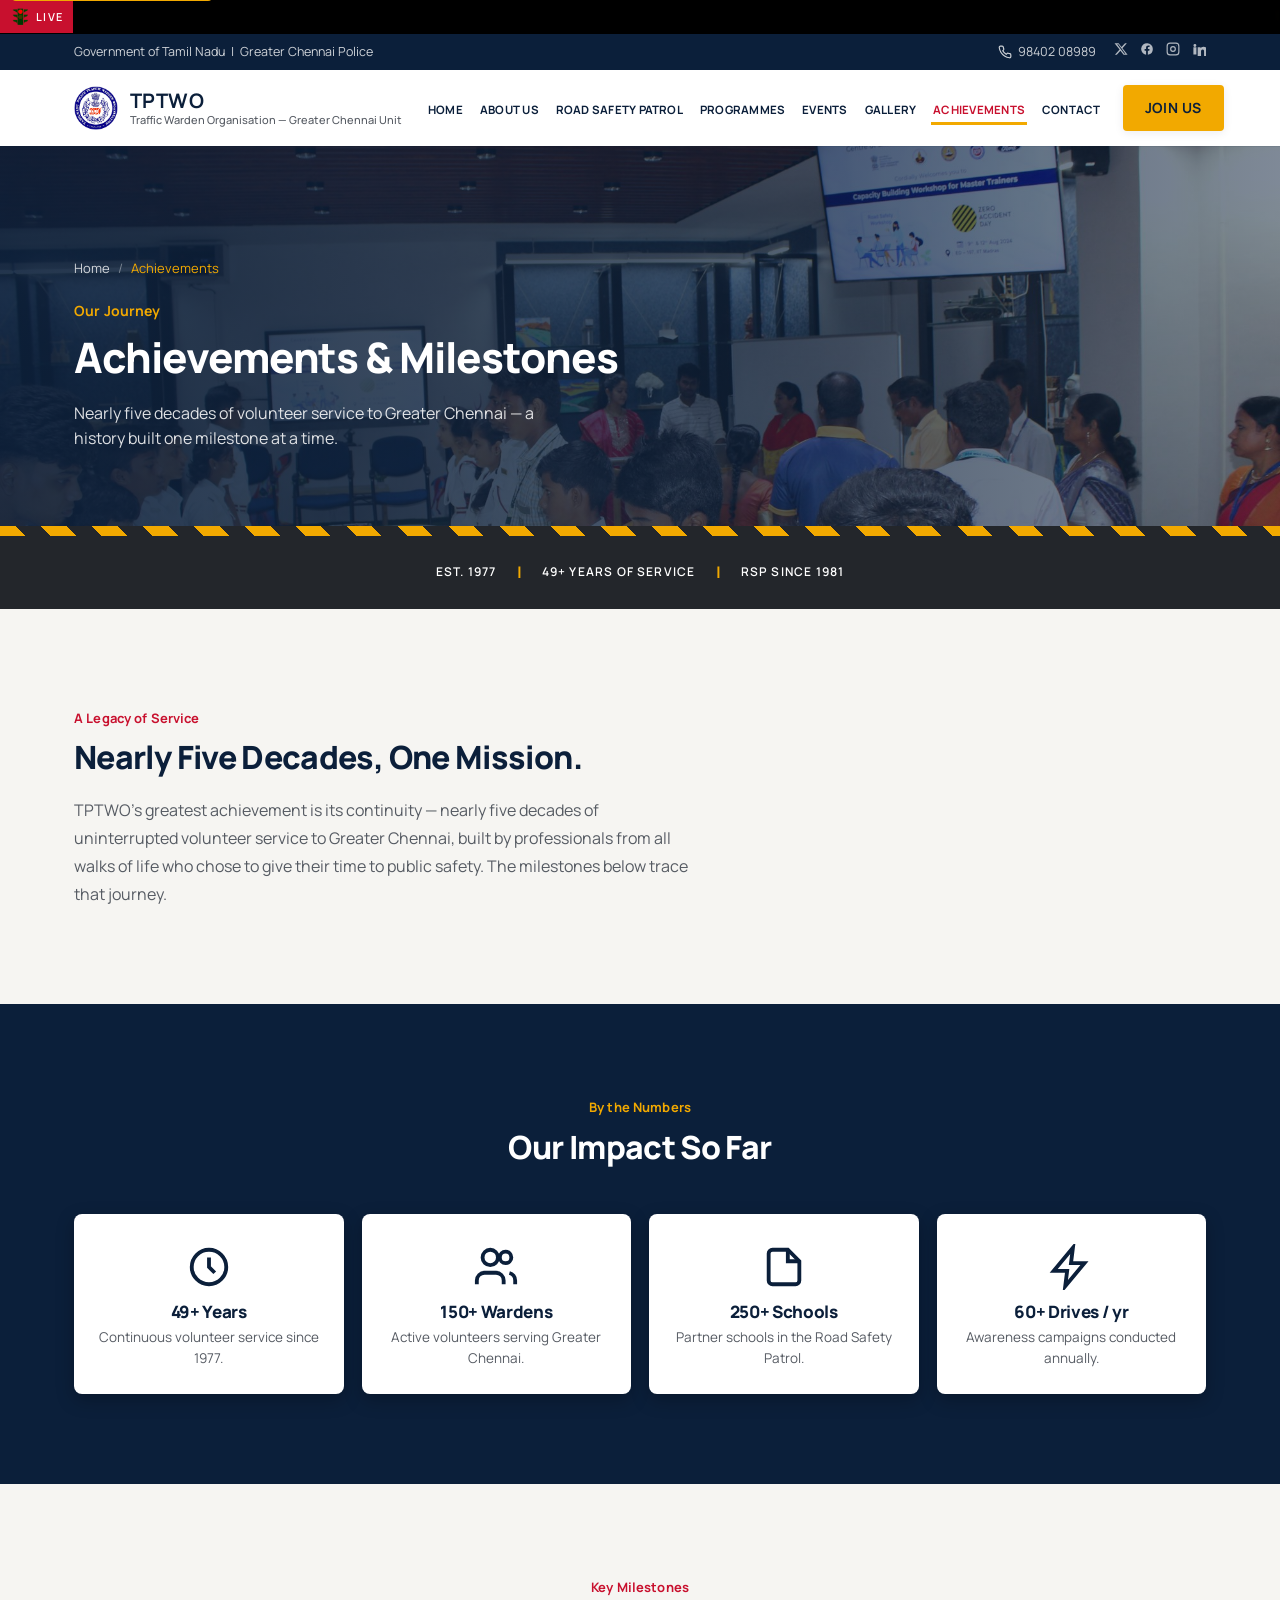
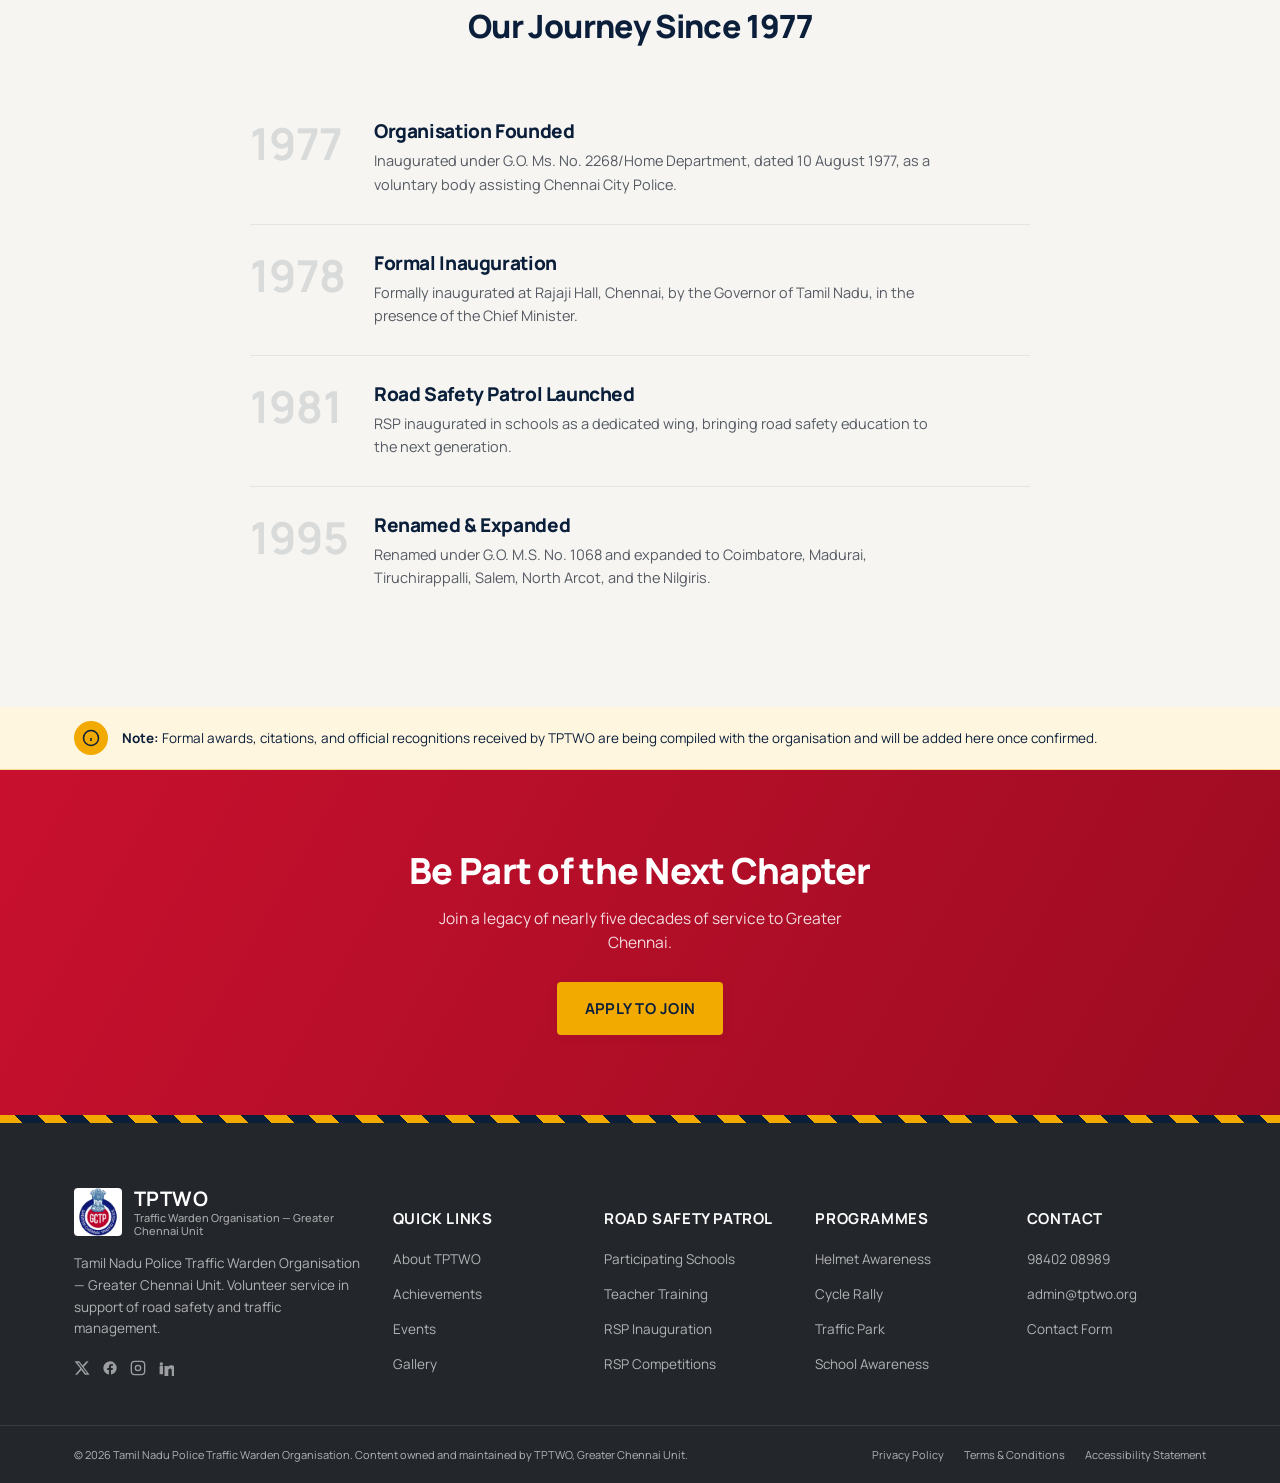
<file: achievements.html>
<!DOCTYPE html>
<html lang="en">
<head>
  <meta charset="UTF-8">
  <meta name="viewport" content="width=device-width, initial-scale=1.0">
  <title>Achievements & Milestones — Tamil Nadu Police Traffic Warden Organisation</title>
  <meta name="description" content="Key milestones and achievements of TPTWO since 1977 — serving Greater Chennai through the Road Safety Patrol and public safety programmes.">
  <meta name="robots" content="index, follow">
  <meta name="theme-color" content="#0B1F3A">
  <link rel="canonical" href="https://tptwo.org/achievements.html">
  <link rel="icon" type="image/jpeg" href="img/logo-01.jpg">
  <link rel="stylesheet" href="css/site.css">
</head>
<body>

  <a href="#mainContent" class="skip-link">Skip to main content</a>

  <div class="ticker-board" role="status" aria-label="Latest announcements">
    <span class="ticker-label"><img src="img/trafficlight.gif" alt="" class="ticker-signal" aria-hidden="true">LIVE</span>
    <div class="ticker-track"><div class="ticker-content">
      <span>REPUBLIC DAY PARADE — 26 JAN &nbsp;•&nbsp;</span>
      <span>ROAD SAFETY WEEK — 7 TO 13 JAN &nbsp;•&nbsp;</span>
      <span>RSP INTERSCHOOL COMPETITION — REGISTRATIONS OPEN &nbsp;•&nbsp;</span>
      <span>TRAFFIC JUNCTION AWARENESS PROGRAM — NEW BATCH ANNOUNCED &nbsp;•&nbsp;</span>
      <span>JOIN THE WARDEN FORCE — APPLICATIONS OPEN YEAR-ROUND &nbsp;•&nbsp;</span>
    </div></div>
  </div>

  <div class="utility-bar">
    <div class="container utility-inner">
      <span class="utility-item">Government of Tamil Nadu &nbsp;|&nbsp; Greater Chennai Police</span>
      <div class="utility-right">
        <a href="tel:+919840208989" class="utility-item utility-phone">
          <svg width="14" height="14" viewBox="0 0 24 24" fill="none" stroke="currentColor" stroke-width="2"><path d="M22 16.92v3a2 2 0 0 1-2.18 2 19.79 19.79 0 0 1-8.63-3.07 19.5 19.5 0 0 1-6-6 19.79 19.79 0 0 1-3.07-8.67A2 2 0 0 1 4.11 2h3a2 2 0 0 1 2 1.72c.127.96.361 1.903.7 2.81a2 2 0 0 1-.45 2.11L8.09 9.91a16 16 0 0 0 6 6l1.27-1.27a2 2 0 0 1 2.11-.45c.907.339 1.85.573 2.81.7A2 2 0 0 1 22 16.92z"/></svg>
          98402 08989
        </a>
        <div class="social-links" aria-label="Social media links">
          <a href="https://twitter.com/TPTWO_Official" aria-label="Twitter / X" target="_blank" rel="noopener"><svg width="14" height="14" viewBox="0 0 24 24" fill="currentColor"><path d="M18.9 2H22l-7.5 8.6L23.3 22h-6.9l-5.4-7-6.2 7H1.6l8-9.2L.9 2h7l4.9 6.4L18.9 2zm-1.2 18h1.9L7.4 4H5.4l12.3 16z"/></svg></a>
          <a href="https://www.facebook.com/ChennaiTrafficWardens" aria-label="Facebook" target="_blank" rel="noopener"><svg width="14" height="14" viewBox="0 0 24 24" fill="currentColor"><path d="M22 12a10 10 0 1 0-11.6 9.9v-7H7.9V12h2.5V9.8c0-2.5 1.5-3.9 3.8-3.9 1.1 0 2.2.2 2.2.2v2.4h-1.3c-1.2 0-1.6.8-1.6 1.6V12h2.8l-.4 2.9h-2.4v7A10 10 0 0 0 22 12z"/></svg></a>
          <a href="https://instagram.com/tptwo_gcu" aria-label="Instagram" target="_blank" rel="noopener"><svg width="14" height="14" viewBox="0 0 24 24" fill="none" stroke="currentColor" stroke-width="2"><rect x="2" y="2" width="20" height="20" rx="5"/><circle cx="12" cy="12" r="4"/><circle cx="17.5" cy="6.5" r="0.6" fill="currentColor" stroke="none"/></svg></a>
          <a href="https://www.linkedin.com/company/tamilnadu-traffic-police-wardens-organisation/" aria-label="LinkedIn" target="_blank" rel="noopener"><svg width="14" height="14" viewBox="0 0 24 24" fill="currentColor"><path d="M4.98 3.5a2.5 2.5 0 1 1 0 5 2.5 2.5 0 0 1 0-5zM2.4 21.5h5.16V9H2.4v12.5zM9.75 9h4.95v1.7h.07c.69-1.3 2.37-2.7 4.88-2.7 5.22 0 6.18 3.4 6.18 7.87v8.13h-5.16v-7.2c0-1.72-.03-3.94-2.4-3.94-2.4 0-2.77 1.87-2.77 3.8v7.34H9.75V9z"/></svg></a>
        </div>
      </div>
    </div>
  </div>

  <header class="site-header" id="siteHeader">
    <div class="container nav-inner">
      <a href="index.html" class="brand">
        <img src="img/logo-01.jpg" alt="TPTWO Emblem" class="brand-logo">
        <span class="brand-text"><strong>TPTWO</strong><small>Traffic Warden Organisation — Greater Chennai Unit</small></span>
      </a>
      <button class="nav-toggle" id="navToggle" aria-label="Toggle navigation" aria-expanded="false"><span></span><span></span><span></span></button>
      <nav class="main-nav" id="mainNav">
        <ul>
          <li><a href="index.html">Home</a></li>
          <li><a href="about.html">About Us</a></li>
          <li><a href="road-safety-patrol.html">Road Safety Patrol</a></li>
          <li><a href="programmes.html">Programmes</a></li>
          <li><a href="events.html">Events</a></li>
          <li><a href="gallery.html">Gallery</a></li>
          <li><a href="achievements.html" class="active">Achievements</a></li>
          <li><a href="contact.html">Contact</a></li>
        </ul>
        <a href="contact.html" class="btn btn-amber nav-cta">Join Us</a>
      </nav>
    </div>
  </header>

  <main id="mainContent" tabindex="-1">

    <section class="page-hero">
      <div class="page-hero-bg"><img src="img/slider/home-02.jpg" alt=""></div>
      <div class="page-hero-overlay"></div>
      <div class="container page-hero-inner">
        <nav class="breadcrumb" aria-label="Breadcrumb">
          <a href="index.html">Home</a><span class="sep">/</span><span class="current" aria-current="page">Achievements</span>
        </nav>
        <span class="eyebrow">Our Journey</span>
        <h1 class="page-hero-title">Achievements &amp; Milestones</h1>
        <p class="page-hero-text">Nearly five decades of volunteer service to Greater Chennai — a history built one milestone at a time.</p>
      </div>
      <div class="hazard-strip" aria-hidden="true"></div>
    </section>

    <div class="fact-strip">
      <div class="container fact-strip-inner">
        <span class="fact-item">Est. 1977</span>
        <span class="fact-sep">|</span>
        <span class="fact-item">49+ Years of Service</span>
        <span class="fact-sep">|</span>
        <span class="fact-item">RSP Since 1981</span>
      </div>
    </div>

    <section class="about-section">
      <div class="container">
        <div class="section-head reveal" style="text-align:left; max-width:720px; margin:0 0 20px;">
          <span class="eyebrow">A Legacy of Service</span>
          <h2>Nearly Five Decades, One Mission.</h2>
        </div>
        <div class="reveal" style="max-width:780px;">
          <p style="color:var(--ink-soft); font-size:16px; line-height:1.75;">TPTWO's greatest achievement is its
            continuity — nearly five decades of uninterrupted volunteer service to Greater Chennai, built by
            professionals from all walks of life who chose to give their time to public safety. The milestones
            below trace that journey.</p>
        </div>
      </div>
    </section>

    <section class="curriculum-dark-section">
      <div class="container">
        <div class="section-head reveal">
          <span class="eyebrow">By the Numbers</span>
          <h2>Our Impact So Far</h2>
        </div>
        <div class="curriculum-card-grid">
          <div class="curr-dark-card reveal">
            <div class="curr-dark-icon"><svg viewBox="0 0 24 24" fill="none" stroke="#0B1F3A" stroke-width="2"><circle cx="12" cy="12" r="9"/><path d="M12 7v5l3 3"/></svg></div>
            <h3>49+ Years</h3>
            <p>Continuous volunteer service since 1977.</p>
          </div>
          <div class="curr-dark-card reveal">
            <div class="curr-dark-icon"><svg viewBox="0 0 24 24" fill="none" stroke="#0B1F3A" stroke-width="2"><circle cx="9" cy="7" r="4"/><path d="M2 21v-2a4 4 0 014-4h6a4 4 0 014 4v2"/><circle cx="17" cy="7" r="3"/><path d="M22 21v-2a4 4 0 00-3-3.87"/></svg></div>
            <h3>150+ Wardens</h3>
            <p>Active volunteers serving Greater Chennai.</p>
          </div>
          <div class="curr-dark-card reveal">
            <div class="curr-dark-icon"><svg viewBox="0 0 24 24" fill="none" stroke="#0B1F3A" stroke-width="2"><path d="M4 19V5a2 2 0 012-2h8l6 6v10a2 2 0 01-2 2H6a2 2 0 01-2-2z"/><path d="M14 3v6h6"/></svg></div>
            <h3>250+ Schools</h3>
            <p>Partner schools in the Road Safety Patrol.</p>
          </div>
          <div class="curr-dark-card reveal">
            <div class="curr-dark-icon"><svg viewBox="0 0 24 24" fill="none" stroke="#0B1F3A" stroke-width="2"><path d="M13 2L3 14h7l-1 8 10-12h-7l1-8z"/></svg></div>
            <h3>60+ Drives / yr</h3>
            <p>Awareness campaigns conducted annually.</p>
          </div>
        </div>
      </div>
    </section>

    <section class="stepper-section">
      <div class="container">
        <div class="section-head reveal">
          <span class="eyebrow">Key Milestones</span>
          <h2>Our Journey Since 1977</h2>
        </div>
        <div class="stepper">
          <div class="step-row reveal">
            <span class="step-num">1977</span>
            <div class="step-content">
              <h3>Organisation Founded</h3>
              <p>Inaugurated under G.O. Ms. No. 2268/Home Department, dated 10 August 1977, as a voluntary body assisting Chennai City Police.</p>
            </div>
          </div>
          <div class="step-row reveal">
            <span class="step-num">1978</span>
            <div class="step-content">
              <h3>Formal Inauguration</h3>
              <p>Formally inaugurated at Rajaji Hall, Chennai, by the Governor of Tamil Nadu, in the presence of the Chief Minister.</p>
            </div>
          </div>
          <div class="step-row reveal">
            <span class="step-num">1981</span>
            <div class="step-content">
              <h3>Road Safety Patrol Launched</h3>
              <p>RSP inaugurated in schools as a dedicated wing, bringing road safety education to the next generation.</p>
            </div>
          </div>
          <div class="step-row reveal">
            <span class="step-num">1995</span>
            <div class="step-content">
              <h3>Renamed &amp; Expanded</h3>
              <p>Renamed under G.O. M.S. No. 1068 and expanded to Coimbatore, Madurai, Tiruchirappalli, Salem, North Arcot, and the Nilgiris.</p>
            </div>
          </div>
        </div>
      </div>
    </section>

    <div class="demo-banner">
      <div class="container demo-banner-inner">
        <div class="demo-banner-icon"><svg viewBox="0 0 24 24" fill="none" stroke="#0B1F3A" stroke-width="2"><circle cx="12" cy="12" r="10"/><path d="M12 16v-4M12 8h.01"/></svg></div>
        <span class="demo-banner-text"><strong>Note:</strong> Formal awards, citations, and official recognitions received by TPTWO are being compiled with the organisation and will be added here once confirmed.</span>
      </div>
    </div>

    <section class="join-cta">
      <div class="container join-cta-inner reveal">
        <h2>Be Part of the Next Chapter</h2>
        <p>Join a legacy of nearly five decades of service to Greater Chennai.</p>
        <a href="contact.html" class="btn btn-amber">Apply to Join</a>
      </div>
    </section>

  </main>

  <footer class="site-footer">
    <div class="footer-hazard" aria-hidden="true"></div>
    <div class="container footer-grid">
      <div class="footer-col">
        <div class="footer-brand-row">
          <img src="img/logo-02.jpg" alt="Greater Chennai Traffic Police" class="footer-logo">
          <span class="brand-text1"><strong>TPTWO</strong><small>Traffic Warden Organisation — Greater Chennai Unit</small></span>
        </div>
        <p>Tamil Nadu Police Traffic Warden Organisation — Greater Chennai Unit. Volunteer service in support of road safety and traffic management.</p>
        <div class="social-links footer-social">
          <a href="https://twitter.com/TPTWO_Official" aria-label="Twitter / X" target="_blank" rel="noopener"><svg width="16" height="16" viewBox="0 0 24 24" fill="currentColor"><path d="M18.9 2H22l-7.5 8.6L23.3 22h-6.9l-5.4-7-6.2 7H1.6l8-9.2L.9 2h7l4.9 6.4L18.9 2zm-1.2 18h1.9L7.4 4H5.4l12.3 16z"/></svg></a>
          <a href="https://www.facebook.com/ChennaiTrafficWardens" aria-label="Facebook" target="_blank" rel="noopener"><svg width="16" height="16" viewBox="0 0 24 24" fill="currentColor"><path d="M22 12a10 10 0 1 0-11.6 9.9v-7H7.9V12h2.5V9.8c0-2.5 1.5-3.9 3.8-3.9 1.1 0 2.2.2 2.2.2v2.4h-1.3c-1.2 0-1.6.8-1.6 1.6V12h2.8l-.4 2.9h-2.4v7A10 10 0 0 0 22 12z"/></svg></a>
          <a href="https://instagram.com/tptwo_gcu" aria-label="Instagram" target="_blank" rel="noopener"><svg width="16" height="16" viewBox="0 0 24 24" fill="none" stroke="currentColor" stroke-width="2"><rect x="2" y="2" width="20" height="20" rx="5"/><circle cx="12" cy="12" r="4"/></svg></a>
          <a href="https://www.linkedin.com/company/tamilnadu-traffic-police-wardens-organisation/" aria-label="LinkedIn" target="_blank" rel="noopener"><svg width="16" height="16" viewBox="0 0 24 24" fill="currentColor"><path d="M4.98 3.5a2.5 2.5 0 1 1 0 5 2.5 2.5 0 0 1 0-5zM2.4 21.5h5.16V9H2.4v12.5zM9.75 9h4.95v1.7h.07c.69-1.3 2.37-2.7 4.88-2.7 5.22 0 6.18 3.4 6.18 7.87v8.13h-5.16v-7.2c0-1.72-.03-3.94-2.4-3.94-2.4 0-2.77 1.87-2.77 3.8v7.34H9.75V9z"/></svg></a>
        </div>
      </div>
      <div class="footer-col"><h4>Quick Links</h4><ul>
        <li><a href="about.html">About TPTWO</a></li>
        <li><a href="achievements.html">Achievements</a></li>
        <li><a href="events.html">Events</a></li>
        <li><a href="gallery.html">Gallery</a></li>
      </ul></div>
      <div class="footer-col"><h4>Road Safety Patrol</h4><ul>
        <li><a href="road-safety-patrol.html#schools">Participating Schools</a></li>
        <li><a href="road-safety-patrol.html#teacher-training">Teacher Training</a></li>
        <li><a href="road-safety-patrol.html#inauguration">RSP Inauguration</a></li>
        <li><a href="road-safety-patrol.html#competitions">RSP Competitions</a></li>
      </ul></div>
      <div class="footer-col"><h4>Programmes</h4><ul>
        <li><a href="programmes.html#helmet-awareness">Helmet Awareness</a></li>
        <li><a href="programmes.html#cycle-rally">Cycle Rally</a></li>
        <li><a href="programmes.html#traffic-park">Traffic Park</a></li>
        <li><a href="programmes.html#school-awareness">School Awareness</a></li>
      </ul></div>
      <div class="footer-col"><h4>Contact</h4><ul>
        <li><a href="tel:+919840208989">98402 08989</a></li>
        <li><a href="mailto:admin@tptwo.org">admin@tptwo.org</a></li>
        <li><a href="contact.html">Contact Form</a></li>
      </ul></div>
    </div>
    <div class="footer-bottom">
      <div class="container footer-bottom-inner">
        <span>© 2026 Tamil Nadu Police Traffic Warden Organisation. Content owned and maintained by TPTWO, Greater Chennai Unit.</span>
        <div class="footer-legal">
          <a href="index.html">Privacy Policy</a>
          <a href="index.html">Terms &amp; Conditions</a>
          <a href="index.html">Accessibility Statement</a>
        </div>
      </div>
    </div>
  </footer>

  <script src="js/site.js"></script>
</body>
</html>
</file>
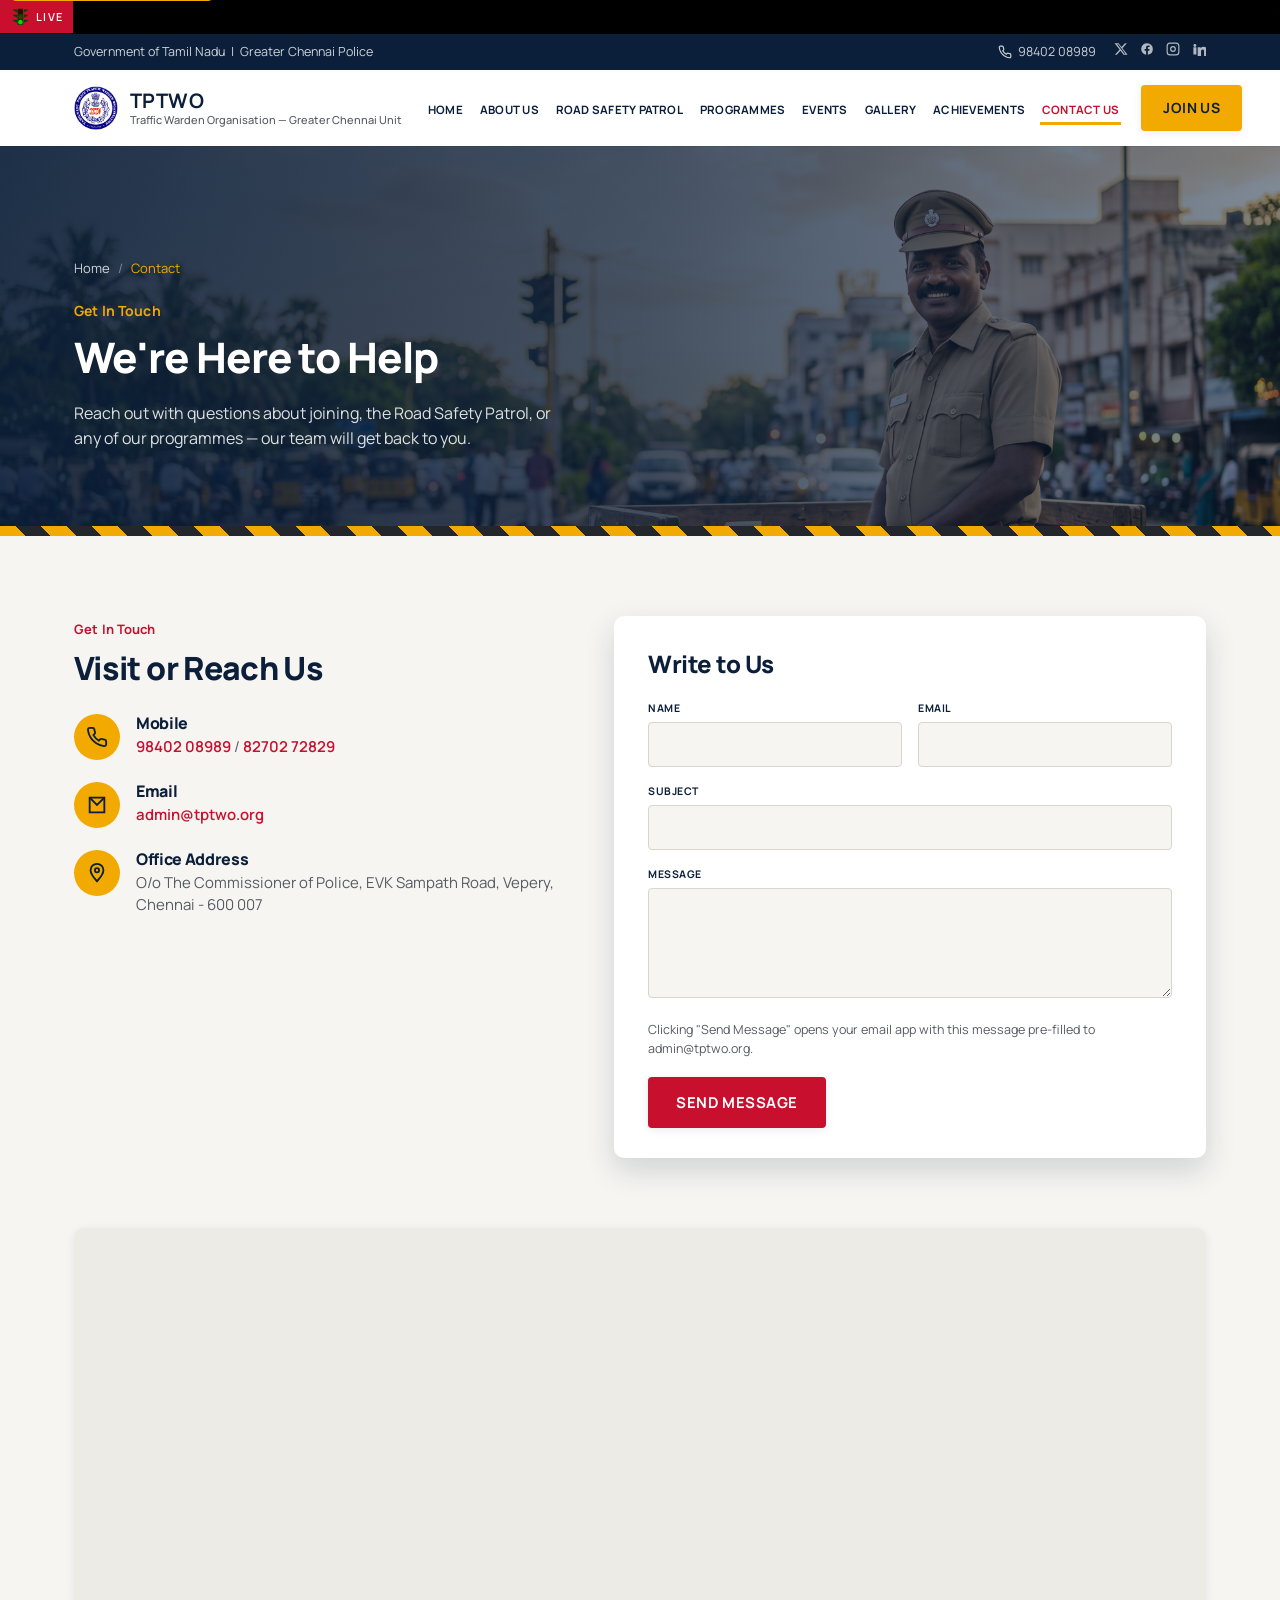
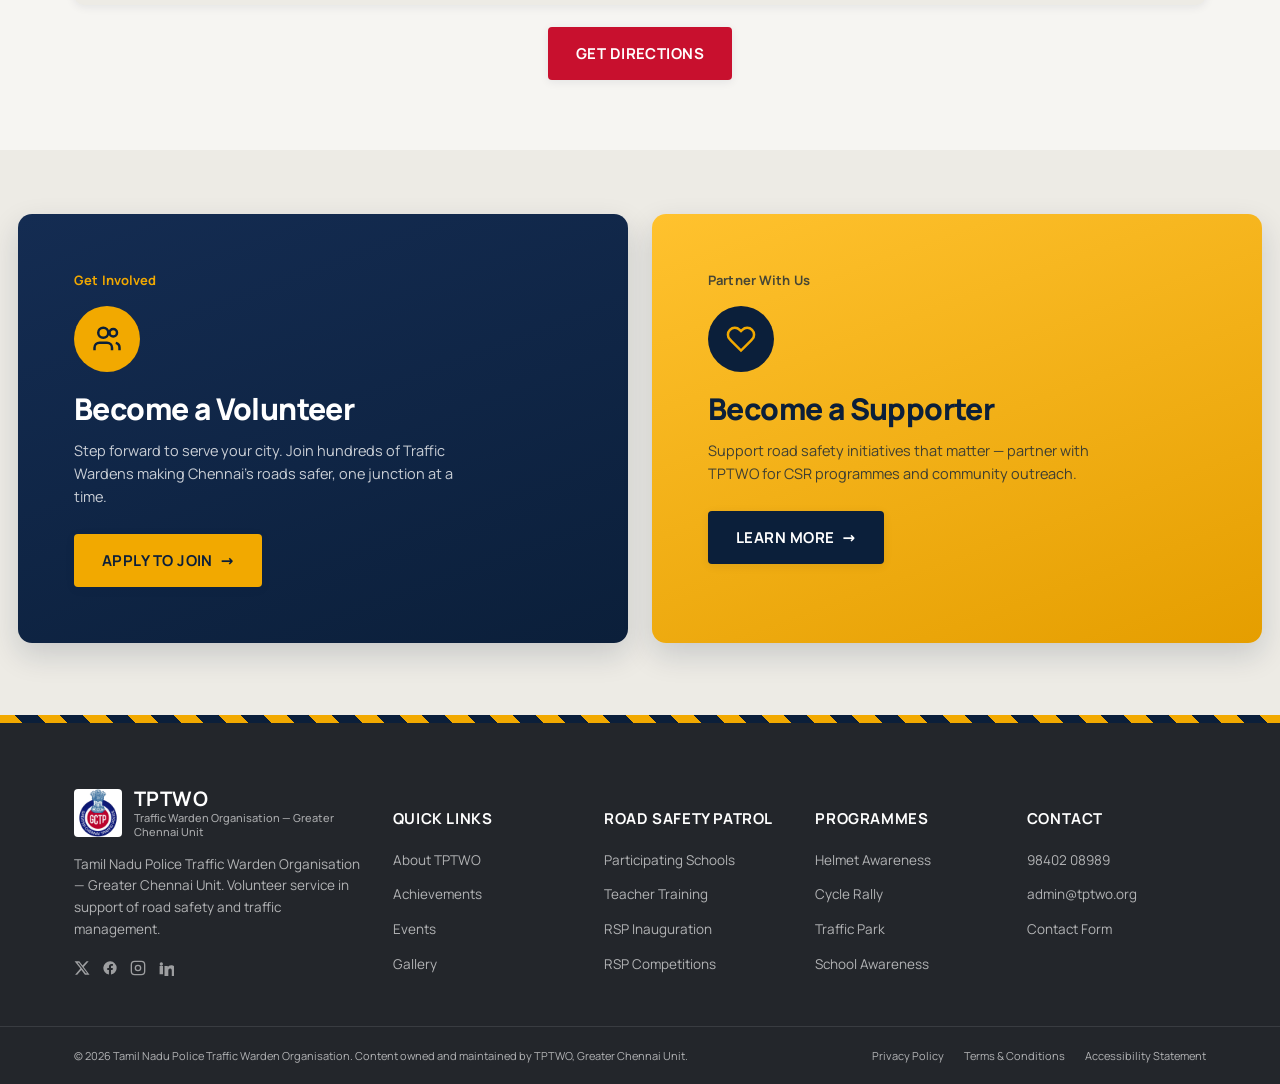
<file: contact.html>
<!DOCTYPE html>
<html lang="en">

<head>
  <meta charset="UTF-8">
  <meta http-equiv="X-UA-Compatible" content="IE=edge">
  <meta name="viewport" content="width=device-width, initial-scale=1.0">
  <title>Contact Us — Tamil Nadu Police Traffic Warden Organisation</title>
  <meta name="description"
    content="Get in touch with TPTWO, Greater Chennai Unit — phone, email, and message form for questions about joining, programmes, or Road Safety Patrol.">
  <meta name="robots" content="index, follow">
  <meta name="theme-color" content="#0B1F3A">
  <link rel="canonical" href="https://tptwo.org/contact.html">
  <link rel="icon" type="image/jpeg" href="img/logo-01.jpg">

  <link rel="stylesheet" href="css/site.css">
</head>

<body>

  <a href="#mainContent" class="skip-link">Skip to main content</a>

  <!-- ============ LED ANNOUNCEMENT TICKER ============ -->
  <div class="ticker-board" role="status" aria-label="Latest announcements">
    <span class="ticker-label">
      <img src="img/trafficlight.gif" alt="" class="ticker-signal" aria-hidden="true">
      LIVE
    </span>
    <div class="ticker-track">
      <div class="ticker-content">
        <span>REPUBLIC DAY PARADE — 26 JAN &nbsp;•&nbsp;</span>
        <span>ROAD SAFETY WEEK — 7 TO 13 JAN &nbsp;•&nbsp;</span>
        <span>RSP INTERSCHOOL COMPETITION — REGISTRATIONS OPEN &nbsp;•&nbsp;</span>
        <span>TRAFFIC JUNCTION AWARENESS PROGRAM — NEW BATCH ANNOUNCED &nbsp;•&nbsp;</span>
        <span>JOIN THE WARDEN FORCE — APPLICATIONS OPEN YEAR-ROUND &nbsp;•&nbsp;</span>
      </div>
    </div>
  </div>

  <!-- ============ TOP UTILITY BAR ============ -->
  <div class="utility-bar">
    <div class="container utility-inner">
      <span class="utility-item">Government of Tamil Nadu &nbsp;|&nbsp; Greater Chennai Police</span>
      <div class="utility-right">
        <a href="tel:+919840208989" class="utility-item utility-phone">
          <svg width="14" height="14" viewBox="0 0 24 24" fill="none" stroke="currentColor" stroke-width="2">
            <path
              d="M22 16.92v3a2 2 0 0 1-2.18 2 19.79 19.79 0 0 1-8.63-3.07 19.5 19.5 0 0 1-6-6 19.79 19.79 0 0 1-3.07-8.67A2 2 0 0 1 4.11 2h3a2 2 0 0 1 2 1.72c.127.96.361 1.903.7 2.81a2 2 0 0 1-.45 2.11L8.09 9.91a16 16 0 0 0 6 6l1.27-1.27a2 2 0 0 1 2.11-.45c.907.339 1.85.573 2.81.7A2 2 0 0 1 22 16.92z" />
          </svg>
          98402 08989
        </a>
        <div class="social-links" aria-label="Social media links">
          <a href="https://twitter.com/TPTWO_Official" aria-label="Twitter / X" target="_blank" rel="noopener"><svg
              width="14" height="14" viewBox="0 0 24 24" fill="currentColor">
              <path
                d="M18.9 2H22l-7.5 8.6L23.3 22h-6.9l-5.4-7-6.2 7H1.6l8-9.2L.9 2h7l4.9 6.4L18.9 2zm-1.2 18h1.9L7.4 4H5.4l12.3 16z" />
            </svg></a>
          <a href="https://www.facebook.com/ChennaiTrafficWardens" aria-label="Facebook" target="_blank"
            rel="noopener"><svg width="14" height="14" viewBox="0 0 24 24" fill="currentColor">
              <path
                d="M22 12a10 10 0 1 0-11.6 9.9v-7H7.9V12h2.5V9.8c0-2.5 1.5-3.9 3.8-3.9 1.1 0 2.2.2 2.2.2v2.4h-1.3c-1.2 0-1.6.8-1.6 1.6V12h2.8l-.4 2.9h-2.4v7A10 10 0 0 0 22 12z" />
            </svg></a>
          <a href="https://instagram.com/tptwo_gcu" aria-label="Instagram" target="_blank" rel="noopener"><svg
              width="14" height="14" viewBox="0 0 24 24" fill="none" stroke="currentColor" stroke-width="2">
              <rect x="2" y="2" width="20" height="20" rx="5" />
              <circle cx="12" cy="12" r="4" />
              <circle cx="17.5" cy="6.5" r="0.6" fill="currentColor" stroke="none" />
            </svg></a>
          <a href="https://www.linkedin.com/company/tamilnadu-traffic-police-wardens-organisation/"
            aria-label="LinkedIn" target="_blank" rel="noopener"><svg width="14" height="14" viewBox="0 0 24 24"
              fill="currentColor">
              <path
                d="M4.98 3.5a2.5 2.5 0 1 1 0 5 2.5 2.5 0 0 1 0-5zM2.4 21.5h5.16V9H2.4v12.5zM9.75 9h4.95v1.7h.07c.69-1.3 2.37-2.7 4.88-2.7 5.22 0 6.18 3.4 6.18 7.87v8.13h-5.16v-7.2c0-1.72-.03-3.94-2.4-3.94-2.4 0-2.77 1.87-2.77 3.8v7.34H9.75V9z" />
            </svg></a>
        </div>
      </div>
    </div>
  </div>

  <!-- ============ MAIN NAVIGATION ============ -->
  <header class="site-header" id="siteHeader">
    <div class="container nav-inner">
      <a href="index.html" class="brand">
        <img src="img/logo-01.jpg" alt="TPTWO Emblem" class="brand-logo">
        <span class="brand-text">
          <strong>TPTWO</strong>
          <small>Traffic Warden Organisation — Greater Chennai Unit</small>
        </span>
      </a>

      <button class="nav-toggle" id="navToggle" aria-label="Toggle navigation" aria-expanded="false">
        <span></span><span></span><span></span>
      </button>

      <nav class="main-nav" id="mainNav">
        <ul>
          <li><a href="index.html">Home</a></li>
          <li class="has-dropdown">
            <a href="about.html">About Us</a>
          </li>
          <li class="has-dropdown">
            <a href="road-safety-patrol.html">Road Safety Patrol</a>
          </li>
          <li class="has-dropdown">
            <a href="programmes.html">Programmes</a>
          </li>
          <li class="has-dropdown">
            <a href="events.html">Events</a>
          </li>
          <li class="has-dropdown">
            <a href="gallery.html">Gallery</a>
          </li>
          <li><a href="achievements.html">Achievements</a></li>
          <li><a href="contact.html" class="active">Contact Us</a></li>
        </ul>
        <a href="contact.html" class="btn btn-amber nav-cta">Join Us</a>
      </nav>
    </div>
  </header>

  <main id="mainContent" tabindex="-1">

    <!-- ============ PAGE HERO ============ -->
    <section class="page-hero">
      <div class="page-hero-bg"><img src="img/slider/Contact-Us-Hero.png" alt=""></div>
      <div class="page-hero-overlay"></div>
      <div class="container page-hero-inner">
        <nav class="breadcrumb" aria-label="Breadcrumb">
          <a href="index.html">Home</a><span class="sep">/</span><span class="current"
            aria-current="page">Contact</span>
        </nav>
        <span class="eyebrow">Get In Touch</span>
        <h1 class="page-hero-title">We're Here to Help</h1>
        <p class="page-hero-text">Reach out with questions about joining, the Road Safety Patrol, or any of our
          programmes — our team will get back to you.</p>
      </div>
      <div class="hazard-strip" aria-hidden="true"></div>
    </section>

    <!-- ============ CONTACT INFO + FORM (side-by-side) ============ -->
    <section class="contact-main-section">
      <div class="container contact-main-grid">
        <div class="contact-info-col reveal">
          <span class="eyebrow">Get In Touch</span>
          <h2>Visit or Reach Us</h2>
          <div class="contact-info-list">
            <div class="contact-info-item">
              <div class="contact-info-item-icon">
                <svg viewBox="0 0 24 24" fill="none" stroke="#0B1F3A" stroke-width="2">
                  <path
                    d="M22 16.92v3a2 2 0 0 1-2.18 2 19.79 19.79 0 0 1-8.63-3.07 19.5 19.5 0 0 1-6-6 19.79 19.79 0 0 1-3.07-8.67A2 2 0 0 1 4.11 2h3a2 2 0 0 1 2 1.72c.127.96.361 1.903.7 2.81a2 2 0 0 1-.45 2.11L8.09 9.91a16 16 0 0 0 6 6l1.27-1.27a2 2 0 0 1 2.11-.45c.907.339 1.85.573 2.81.7A2 2 0 0 1 22 16.92z" />
                </svg>
              </div>
              <div>
                <h3>Mobile</h3>
                <p><a href="tel:+919840208989">98402 08989</a> / <a href="tel:+918270272829">82702 72829</a></p>
              </div>
            </div>
            <div class="contact-info-item">
              <div class="contact-info-item-icon">
                <svg viewBox="0 0 24 24" fill="none" stroke="#0B1F3A" stroke-width="2">
                  <path d="M4 4h16v16H4z" />
                  <path d="M4 4l8 8 8-8" />
                </svg>
              </div>
              <div>
                <h3>Email</h3>
                <p><a href="mailto:admin@tptwo.org">admin@tptwo.org</a></p>
              </div>
            </div>
            <div class="contact-info-item">
              <div class="contact-info-item-icon">
                <svg viewBox="0 0 24 24" fill="none" stroke="#0B1F3A" stroke-width="2">
                  <path d="M12 21s7-7.5 7-12a7 7 0 10-14 0c0 4.5 7 12 7 12z" />
                  <circle cx="12" cy="9" r="2.3" />
                </svg>
              </div>
              <div>
                <h3>Office Address</h3>
                <p>O/o The Commissioner of Police, EVK Sampath Road, Vepery, Chennai - 600 007</p>
              </div>
            </div>
          </div>
        </div>

        <div class="contact-form-card reveal">
          <h2 class="contact-form-card-title">Write to Us</h2>
          <form id="contactForm">
            <div class="form-row">
              <div class="form-group">
                <label for="cf-name">Name</label>
                <input type="text" id="cf-name" required>
              </div>
              <div class="form-group">
                <label for="cf-email">Email</label>
                <input type="email" id="cf-email" required>
              </div>
            </div>
            <div class="form-group">
              <label for="cf-subject">Subject</label>
              <input type="text" id="cf-subject" required>
            </div>
            <div class="form-group">
              <label for="cf-message">Message</label>
              <textarea id="cf-message" required></textarea>
            </div>
            <p class="form-note">Clicking "Send Message" opens your email app with this message pre-filled to
              admin@tptwo.org.</p>
            <button type="submit" class="btn btn-red">Send Message</button>
          </form>
        </div>
      </div>
    </section>

    <!-- ============ MAP ============ -->
    <section class="map-section">
      <div class="container">
        <div class="map-frame reveal">
          <iframe
            src="https://www.google.com/maps?q=The+Commissioner+of+Police%2C+EVK+Sampath+Road%2C+Vepery%2C+Chennai+600007&output=embed"
            loading="lazy" referrerpolicy="no-referrer-when-downgrade" title="TPTWO Office Location Map">
          </iframe>
        </div>
        <div class="map-actions">
          <a href="https://www.google.com/maps/dir/?api=1&destination=The+Commissioner+of+Police%2C+EVK+Sampath+Road%2C+Vepery%2C+Chennai+600007"
            target="_blank" rel="noopener" class="btn btn-red">Get Directions</a>
        </div>
      </div>
    </section>

    <!-- ============ VOLUNTEER / SUPPORTER SPLIT CTA ============ -->
    <section class="split-cta">
      <div class="split-panel split-volunteer">
        <svg class="split-watermark" viewBox="0 0 24 24" stroke-width="1">
          <circle cx="9" cy="7" r="4" />
          <path d="M2 21v-2a4 4 0 014-4h6a4 4 0 014 4v2" />
          <circle cx="17" cy="7" r="3" />
          <path d="M22 21v-2a4 4 0 00-3-3.87" />
        </svg>
        <span class="eyebrow">Get Involved</span>
        <div class="split-icon">
          <svg viewBox="0 0 24 24" fill="none" stroke-width="2">
            <circle cx="9" cy="7" r="4" />
            <path d="M2 21v-2a4 4 0 014-4h6a4 4 0 014 4v2" />
            <circle cx="17" cy="7" r="3" />
            <path d="M22 21v-2a4 4 0 00-3-3.87" />
          </svg>
        </div>
        <h2>Become a Volunteer</h2>
        <p>Step forward to serve your city. Join hundreds of Traffic Wardens making Chennai's roads safer, one junction
          at a time.</p>
        <a href="contact.html" class="btn">Apply to Join <span aria-hidden="true">→</span></a>
      </div>
      <div class="split-panel split-supporter">
        <svg class="split-watermark" viewBox="0 0 24 24" stroke-width="1">
          <path
            d="M20.84 4.61a5.5 5.5 0 00-7.78 0L12 5.67l-1.06-1.06a5.5 5.5 0 00-7.78 7.78l1.06 1.06L12 21.23l7.78-7.78 1.06-1.06a5.5 5.5 0 000-7.78z" />
        </svg>
        <span class="eyebrow">Partner With Us</span>
        <div class="split-icon">
          <svg viewBox="0 0 24 24" fill="none" stroke-width="2">
            <path
              d="M20.84 4.61a5.5 5.5 0 00-7.78 0L12 5.67l-1.06-1.06a5.5 5.5 0 00-7.78 7.78l1.06 1.06L12 21.23l7.78-7.78 1.06-1.06a5.5 5.5 0 000-7.78z" />
          </svg>
        </div>
        <h2>Become a Supporter</h2>
        <p>Support road safety initiatives that matter — partner with TPTWO for CSR programmes and community outreach.
        </p>
        <a href="csr.html" class="btn">Learn More <span aria-hidden="true">→</span></a>
      </div>
    </section>

  </main>

  <!-- ============ FOOTER ============ -->
  <footer class="site-footer">
    <div class="footer-hazard" aria-hidden="true"></div>
    <div class="container footer-grid">
      <div class="footer-col">
        <div class="footer-brand-row">
          <img src="img/logo-02.jpg" alt="Greater Chennai Traffic Police" class="footer-logo">
          <span class="brand-text1">
            <strong>TPTWO</strong>
            <small>Traffic Warden Organisation — Greater Chennai Unit</small>
          </span>
        </div>
        <p>Tamil Nadu Police Traffic Warden Organisation — Greater Chennai Unit. Volunteer service in support of road
          safety and traffic management.</p>
        <div class="social-links footer-social">
          <a href="https://twitter.com/TPTWO_Official" aria-label="Twitter / X" target="_blank" rel="noopener"><svg
              width="16" height="16" viewBox="0 0 24 24" fill="currentColor">
              <path
                d="M18.9 2H22l-7.5 8.6L23.3 22h-6.9l-5.4-7-6.2 7H1.6l8-9.2L.9 2h7l4.9 6.4L18.9 2zm-1.2 18h1.9L7.4 4H5.4l12.3 16z" />
            </svg></a>
          <a href="https://www.facebook.com/ChennaiTrafficWardens" aria-label="Facebook" target="_blank"
            rel="noopener"><svg width="16" height="16" viewBox="0 0 24 24" fill="currentColor">
              <path
                d="M22 12a10 10 0 1 0-11.6 9.9v-7H7.9V12h2.5V9.8c0-2.5 1.5-3.9 3.8-3.9 1.1 0 2.2.2 2.2.2v2.4h-1.3c-1.2 0-1.6.8-1.6 1.6V12h2.8l-.4 2.9h-2.4v7A10 10 0 0 0 22 12z" />
            </svg></a>
          <a href="https://instagram.com/tptwo_gcu" aria-label="Instagram" target="_blank" rel="noopener"><svg
              width="16" height="16" viewBox="0 0 24 24" fill="none" stroke="currentColor" stroke-width="2">
              <rect x="2" y="2" width="20" height="20" rx="5" />
              <circle cx="12" cy="12" r="4" />
            </svg></a>
          <a href="https://www.linkedin.com/company/tamilnadu-traffic-police-wardens-organisation/"
            aria-label="LinkedIn" target="_blank" rel="noopener"><svg width="16" height="16" viewBox="0 0 24 24"
              fill="currentColor">
              <path
                d="M4.98 3.5a2.5 2.5 0 1 1 0 5 2.5 2.5 0 0 1 0-5zM2.4 21.5h5.16V9H2.4v12.5zM9.75 9h4.95v1.7h.07c.69-1.3 2.37-2.7 4.88-2.7 5.22 0 6.18 3.4 6.18 7.87v8.13h-5.16v-7.2c0-1.72-.03-3.94-2.4-3.94-2.4 0-2.77 1.87-2.77 3.8v7.34H9.75V9z" />
            </svg></a>
        </div>
      </div>
      <div class="footer-col">
        <h4>Quick Links</h4>
        <ul>
          <li><a href="about.html">About TPTWO</a></li>
          <li><a href="achievements.html">Achievements</a></li>
          <li><a href="events.html">Events</a></li>
          <li><a href="gallery.html">Gallery</a></li>
        </ul>
      </div>
      <div class="footer-col">
        <h4>Road Safety Patrol</h4>
        <ul>
          <li><a href="road-safety-patrol.html#schools">Participating Schools</a></li>
          <li><a href="road-safety-patrol.html#teacher-training">Teacher Training</a></li>
          <li><a href="road-safety-patrol.html#inauguration">RSP Inauguration</a></li>
          <li><a href="road-safety-patrol.html#competitions">RSP Competitions</a></li>
        </ul>
      </div>
      <div class="footer-col">
        <h4>Programmes</h4>
        <ul>
          <li><a href="programmes.html#helmet-awareness">Helmet Awareness</a></li>
          <li><a href="programmes.html#cycle-rally">Cycle Rally</a></li>
          <li><a href="programmes.html#traffic-park">Traffic Park</a></li>
          <li><a href="programmes.html#school-awareness">School Awareness</a></li>
        </ul>
      </div>
      <div class="footer-col">
        <h4>Contact</h4>
        <ul>
          <li><a href="tel:+919840208989">98402 08989</a></li>
          <li><a href="mailto:admin@tptwo.org">admin@tptwo.org</a></li>
          <li><a href="contact.html">Contact Form</a></li>
        </ul>
      </div>
    </div>
    <div class="footer-bottom">
      <div class="container footer-bottom-inner">
        <span>© 2026 Tamil Nadu Police Traffic Warden Organisation. Content owned and maintained by TPTWO, Greater
          Chennai Unit.</span>
        <div class="footer-legal">
          <a href="index.html">Privacy Policy</a>
          <a href="index.html">Terms &amp; Conditions</a>
          <a href="index.html">Accessibility Statement</a>
        </div>
      </div>
    </div>
  </footer>

  <script src="js/site.js"></script>
</body>

</html>
</file>
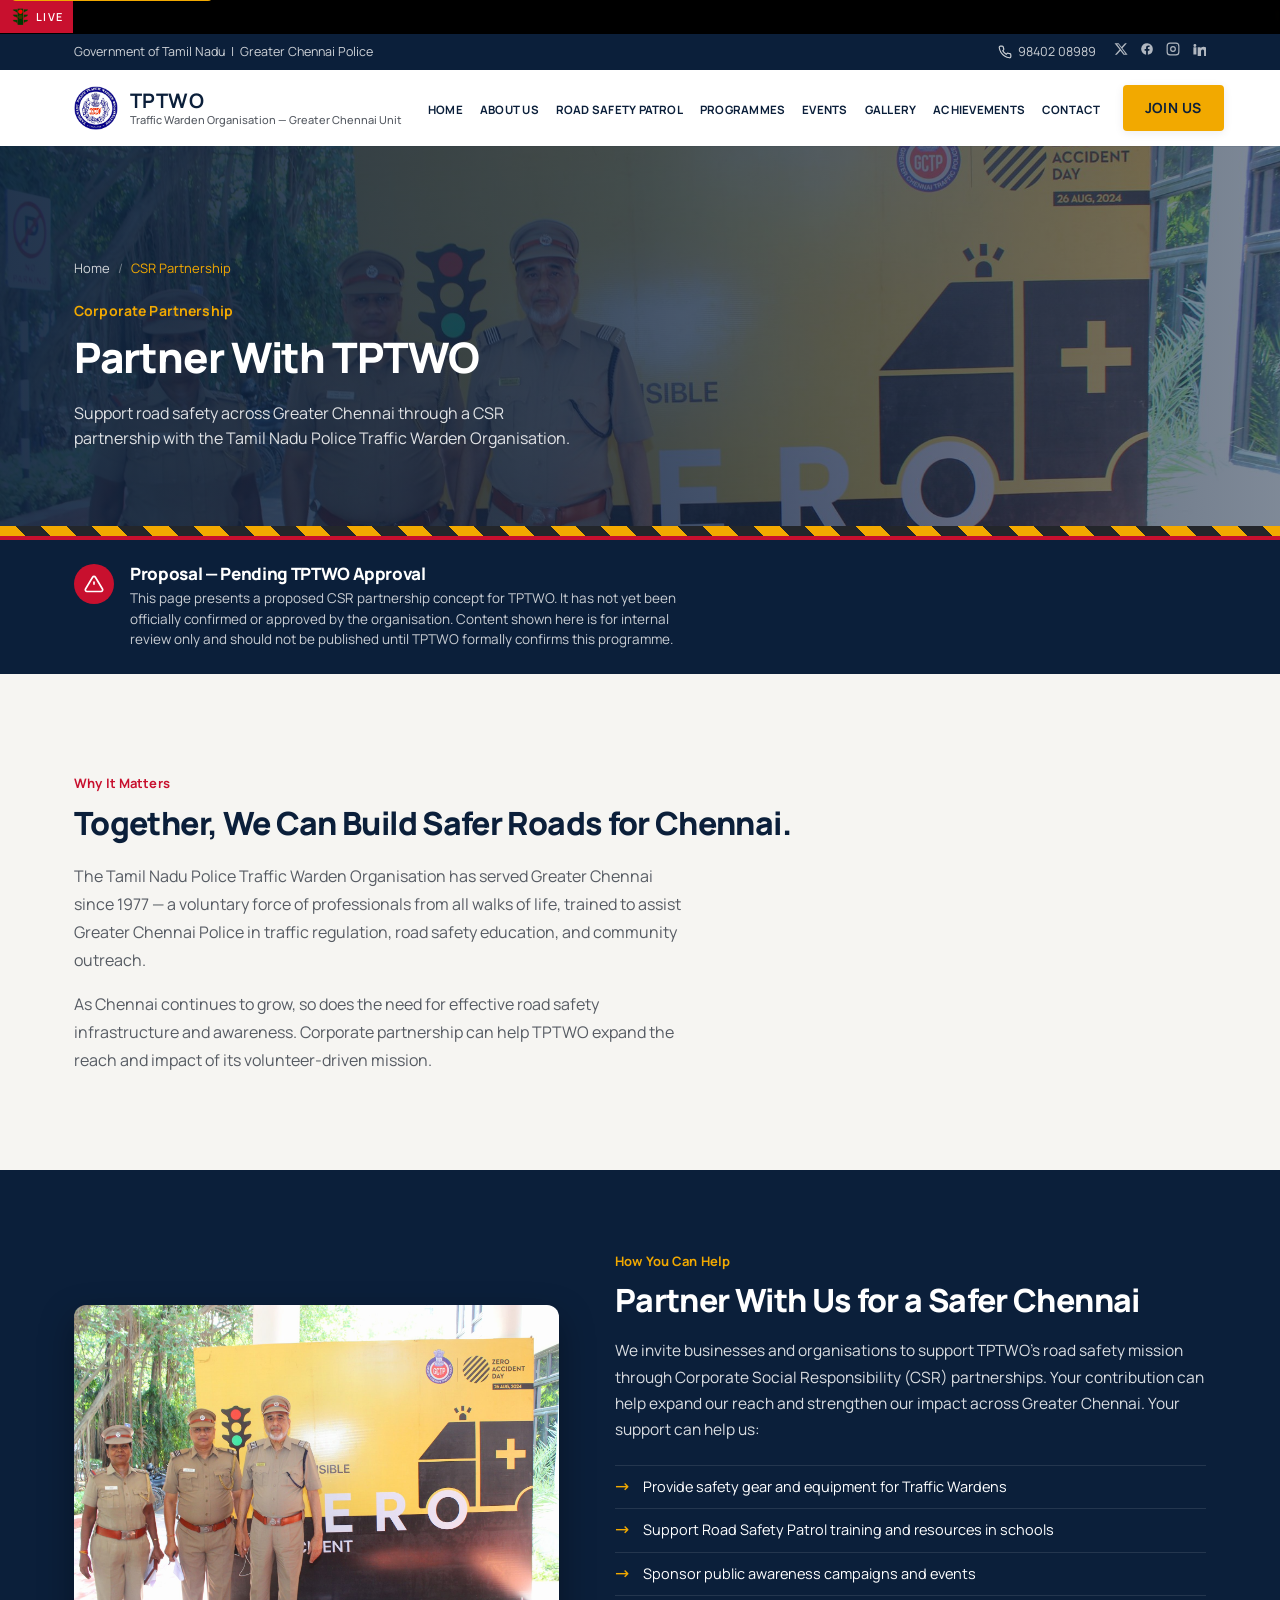
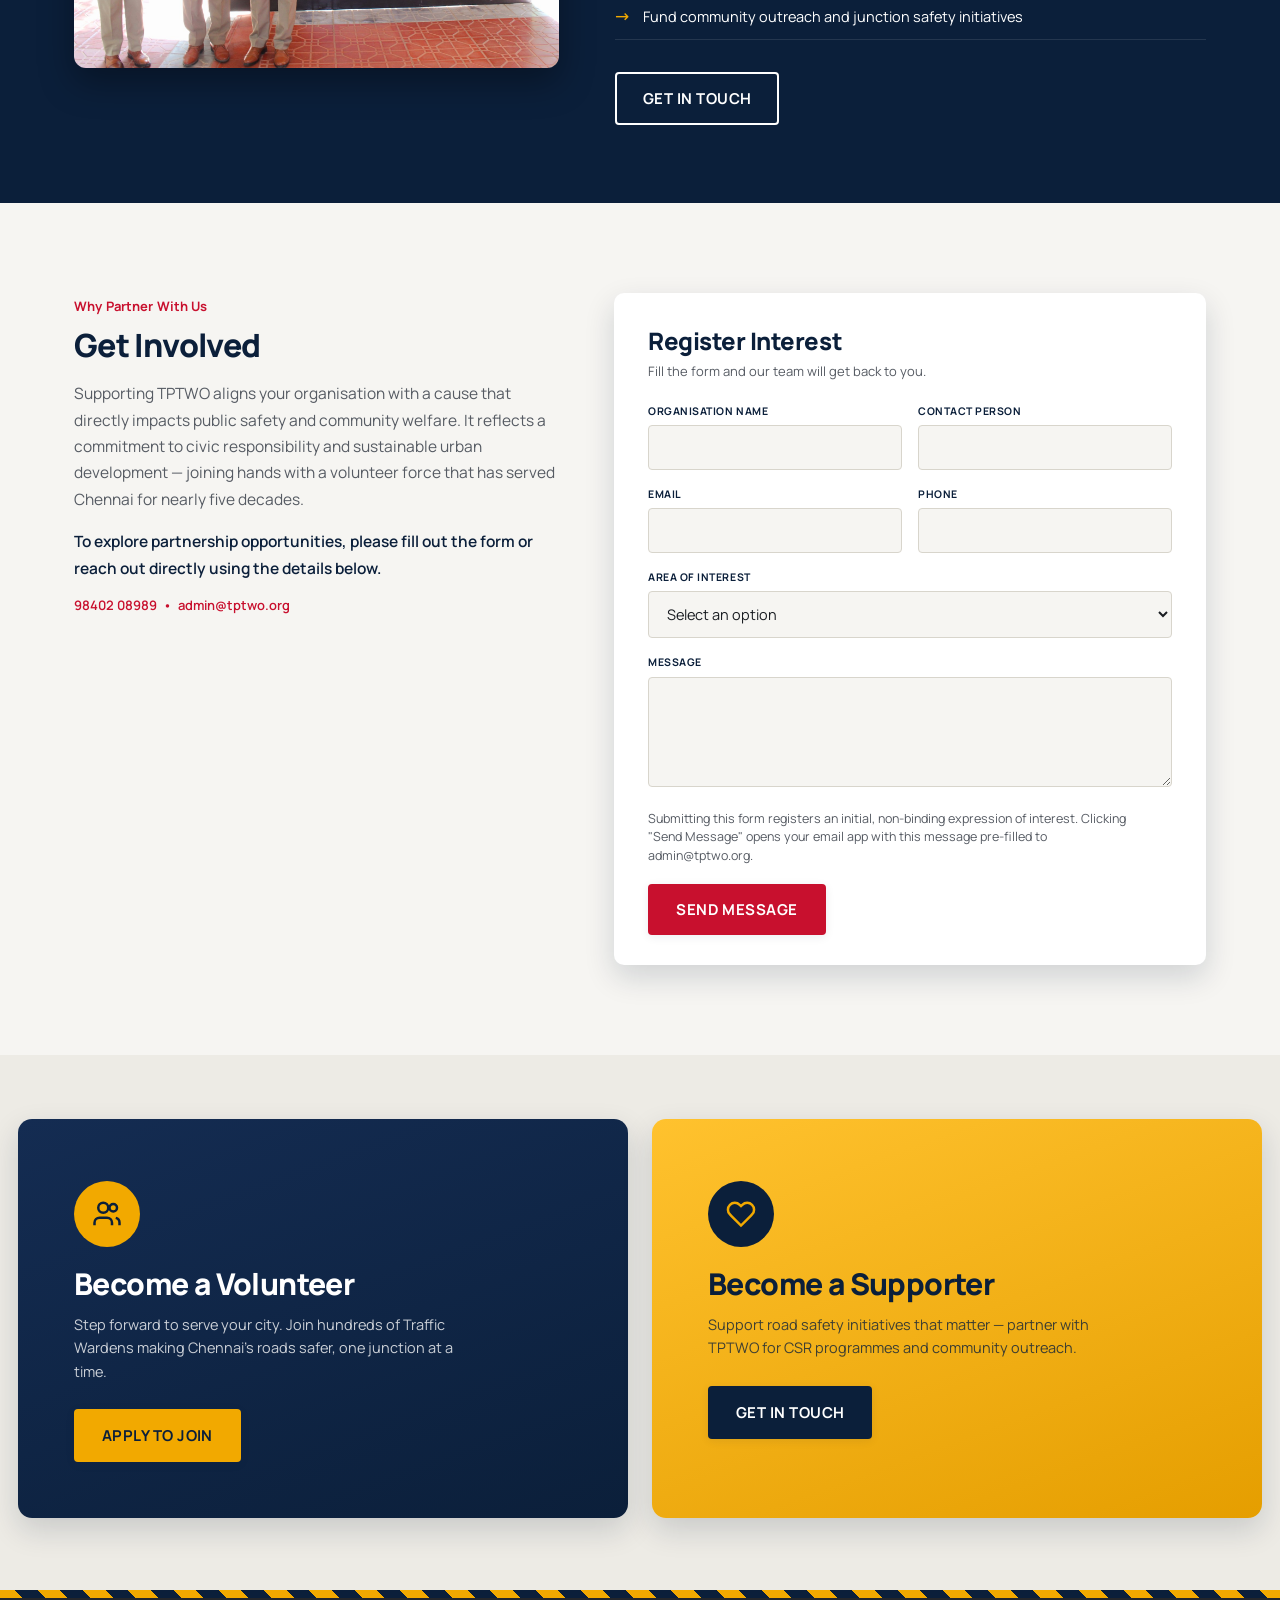
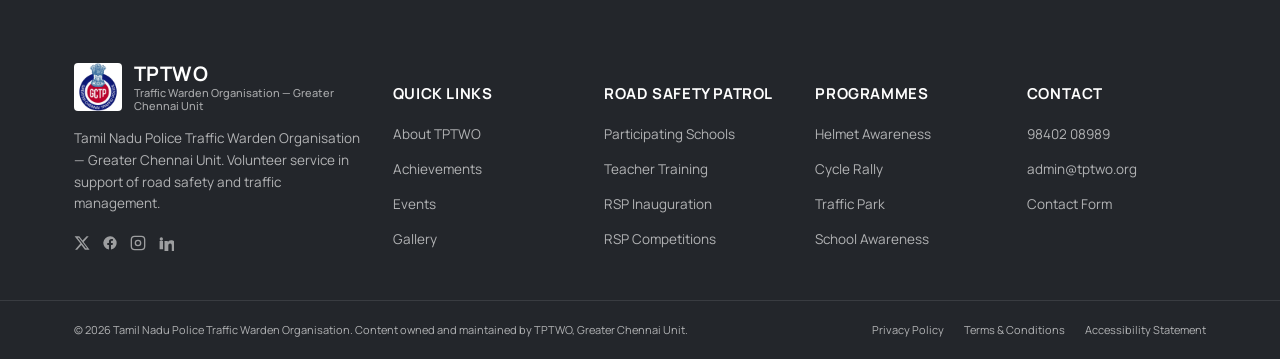
<file: csr.html>
<!DOCTYPE html>
<html lang="en">

<head>
  <meta charset="UTF-8">
  <meta http-equiv="X-UA-Compatible" content="IE=edge">
  <meta name="viewport" content="width=device-width, initial-scale=1.0">
  <title>CSR Partnership — Tamil Nadu Police Traffic Warden Organisation</title>
  <meta name="description"
    content="Proposed CSR partnership programme for TPTWO — supporting road safety initiatives across Greater Chennai. Pending organisational approval.">
  <meta name="robots" content="noindex, nofollow">
  <meta name="theme-color" content="#0B1F3A">
  <link rel="icon" type="image/jpeg" href="img/logo-01.jpg">

  <link rel="stylesheet" href="css/site.css">
</head>

<body>

  <a href="#mainContent" class="skip-link">Skip to main content</a>

  <!-- ============ LED ANNOUNCEMENT TICKER ============ -->
  <div class="ticker-board" role="status" aria-label="Latest announcements">
    <span class="ticker-label">
      <img src="img/trafficlight.gif" alt="" class="ticker-signal" aria-hidden="true">
      LIVE
    </span>
    <div class="ticker-track">
      <div class="ticker-content">
        <span>REPUBLIC DAY PARADE — 26 JAN &nbsp;•&nbsp;</span>
        <span>ROAD SAFETY WEEK — 7 TO 13 JAN &nbsp;•&nbsp;</span>
        <span>RSP INTERSCHOOL COMPETITION — REGISTRATIONS OPEN &nbsp;•&nbsp;</span>
        <span>TRAFFIC JUNCTION AWARENESS PROGRAM — NEW BATCH ANNOUNCED &nbsp;•&nbsp;</span>
        <span>JOIN THE WARDEN FORCE — APPLICATIONS OPEN YEAR-ROUND &nbsp;•&nbsp;</span>
      </div>
    </div>
  </div>

  <!-- ============ TOP UTILITY BAR ============ -->
  <div class="utility-bar">
    <div class="container utility-inner">
      <span class="utility-item">Government of Tamil Nadu &nbsp;|&nbsp; Greater Chennai Police</span>
      <div class="utility-right">
        <a href="tel:+919840208989" class="utility-item utility-phone">
          <svg width="14" height="14" viewBox="0 0 24 24" fill="none" stroke="currentColor" stroke-width="2">
            <path
              d="M22 16.92v3a2 2 0 0 1-2.18 2 19.79 19.79 0 0 1-8.63-3.07 19.5 19.5 0 0 1-6-6 19.79 19.79 0 0 1-3.07-8.67A2 2 0 0 1 4.11 2h3a2 2 0 0 1 2 1.72c.127.96.361 1.903.7 2.81a2 2 0 0 1-.45 2.11L8.09 9.91a16 16 0 0 0 6 6l1.27-1.27a2 2 0 0 1 2.11-.45c.907.339 1.85.573 2.81.7A2 2 0 0 1 22 16.92z" />
          </svg>
          98402 08989
        </a>
        <div class="social-links" aria-label="Social media links">
          <a href="https://twitter.com/TPTWO_Official" aria-label="Twitter / X" target="_blank" rel="noopener"><svg
              width="14" height="14" viewBox="0 0 24 24" fill="currentColor">
              <path
                d="M18.9 2H22l-7.5 8.6L23.3 22h-6.9l-5.4-7-6.2 7H1.6l8-9.2L.9 2h7l4.9 6.4L18.9 2zm-1.2 18h1.9L7.4 4H5.4l12.3 16z" />
            </svg></a>
          <a href="https://www.facebook.com/ChennaiTrafficWardens" aria-label="Facebook" target="_blank"
            rel="noopener"><svg width="14" height="14" viewBox="0 0 24 24" fill="currentColor">
              <path
                d="M22 12a10 10 0 1 0-11.6 9.9v-7H7.9V12h2.5V9.8c0-2.5 1.5-3.9 3.8-3.9 1.1 0 2.2.2 2.2.2v2.4h-1.3c-1.2 0-1.6.8-1.6 1.6V12h2.8l-.4 2.9h-2.4v7A10 10 0 0 0 22 12z" />
            </svg></a>
          <a href="https://instagram.com/tptwo_gcu" aria-label="Instagram" target="_blank" rel="noopener"><svg
              width="14" height="14" viewBox="0 0 24 24" fill="none" stroke="currentColor" stroke-width="2">
              <rect x="2" y="2" width="20" height="20" rx="5" />
              <circle cx="12" cy="12" r="4" />
              <circle cx="17.5" cy="6.5" r="0.6" fill="currentColor" stroke="none" />
            </svg></a>
          <a href="https://www.linkedin.com/company/tamilnadu-traffic-police-wardens-organisation/"
            aria-label="LinkedIn" target="_blank" rel="noopener"><svg width="14" height="14" viewBox="0 0 24 24"
              fill="currentColor">
              <path
                d="M4.98 3.5a2.5 2.5 0 1 1 0 5 2.5 2.5 0 0 1 0-5zM2.4 21.5h5.16V9H2.4v12.5zM9.75 9h4.95v1.7h.07c.69-1.3 2.37-2.7 4.88-2.7 5.22 0 6.18 3.4 6.18 7.87v8.13h-5.16v-7.2c0-1.72-.03-3.94-2.4-3.94-2.4 0-2.77 1.87-2.77 3.8v7.34H9.75V9z" />
            </svg></a>
        </div>
      </div>
    </div>
  </div>

  <!-- ============ MAIN NAVIGATION ============ -->
  <header class="site-header" id="siteHeader">
    <div class="container nav-inner">
      <a href="index.html" class="brand">
        <img src="img/logo-01.jpg" alt="TPTWO Emblem" class="brand-logo">
        <span class="brand-text">
          <strong>TPTWO</strong>
          <small>Traffic Warden Organisation — Greater Chennai Unit</small>
        </span>
      </a>

      <button class="nav-toggle" id="navToggle" aria-label="Toggle navigation" aria-expanded="false">
        <span></span><span></span><span></span>
      </button>

      <nav class="main-nav" id="mainNav">
        <ul>
          <li><a href="index.html">Home</a></li>
          <li class="has-dropdown">
            <a href="about.html">About Us</a>
          </li>
          <li class="has-dropdown">
            <a href="road-safety-patrol.html">Road Safety Patrol</a>
          </li>
          <li class="has-dropdown">
            <a href="programmes.html">Programmes</a>
          </li>
          <li class="has-dropdown">
            <a href="events.html">Events</a>
          </li>
          <li class="has-dropdown">
            <a href="gallery.html">Gallery</a>
          </li>
          <li><a href="achievements.html">Achievements</a></li>
          <li><a href="contact.html">Contact</a></li>
        </ul>
        <a href="contact.html" class="btn btn-amber nav-cta">Join Us</a>
      </nav>
    </div>
  </header>

  <main id="mainContent" tabindex="-1">

    <!-- ============ PAGE HERO ============ -->
    <section class="page-hero">
      <div class="page-hero-bg"><img src="img/slider/home-01.jpg" alt=""></div>
      <div class="page-hero-overlay"></div>
      <div class="container page-hero-inner">
        <nav class="breadcrumb" aria-label="Breadcrumb">
          <a href="index.html">Home</a><span class="sep">/</span><span class="current" aria-current="page">CSR
            Partnership</span>
        </nav>
        <span class="eyebrow">Corporate Partnership</span>
        <h1 class="page-hero-title">Partner With TPTWO</h1>
        <p class="page-hero-text">Support road safety across Greater Chennai through a CSR partnership with the
          Tamil Nadu Police Traffic Warden Organisation.</p>
      </div>
      <div class="hazard-strip" aria-hidden="true"></div>
    </section>

    <!-- ============ STATUS STAMP ============ -->
    <div class="status-stamp-wrap">
      <span class="status-stamp">⚠ Draft Proposal — Pending TPTWO Approval</span>
    </div>

    <!-- ============ PROPOSAL BANNER ============ -->
    <div class="proposal-banner">
      <div class="container proposal-banner-inner">
        <div class="proposal-icon">
          <svg viewBox="0 0 24 24" fill="none" stroke="#fff" stroke-width="2">
            <path d="M12 9v4M12 17h.01" />
            <path d="M10.29 3.86L1.82 18a2 2 0 001.71 3h16.94a2 2 0 001.71-3L13.71 3.86a2 2 0 00-3.42 0z" />
          </svg>
        </div>
        <div class="proposal-text">
          <h3>Proposal — Pending TPTWO Approval</h3>
          <p>This page presents a proposed CSR partnership concept for TPTWO. It has not yet been officially
            confirmed or approved by the organisation. Content shown here is for internal review only and should
            not be published until TPTWO formally confirms this programme.</p>
        </div>
      </div>
    </div>

    <!-- ============ INTRO ============ -->
    <section class="about-section">
      <div class="container">
        <div class="section-head reveal" style="text-align:left; max-width:720px; margin:0 0 20px;">
          <span class="eyebrow">Why It Matters</span>
          <h2>Together, We Can Build Safer Roads for Chennai.</h2>
        </div>
        <div class="reveal" style="max-width:780px;">
          <p style="color:var(--ink-soft); font-size:16px; line-height:1.75; margin-bottom:16px;">The Tamil Nadu
            Police Traffic Warden Organisation has served Greater Chennai since 1977 — a voluntary force of
            professionals from all walks of life, trained to assist Greater Chennai Police in traffic regulation,
            road safety education, and community outreach.</p>
          <p style="color:var(--ink-soft); font-size:16px; line-height:1.75;">As Chennai continues to grow, so does
            the need for effective road safety infrastructure and awareness. Corporate partnership can help TPTWO
            expand the reach and impact of its volunteer-driven mission.</p>
        </div>
      </div>
    </section>

    <!-- ============ HOW YOU CAN HELP ============ -->
    <section class="csr-help-section">
      <div class="container csr-help-grid">
        <div class="csr-help-photo reveal">
          <img src="img/slider/home-01.jpg" alt="TPTWO Traffic Wardens at the Zero Accident Day event">
        </div>
        <div class="csr-help-copy reveal">
          <span class="eyebrow">How You Can Help</span>
          <h2>Partner With Us for a Safer Chennai</h2>
          <p>We invite businesses and organisations to support TPTWO's road safety mission through Corporate Social
            Responsibility (CSR) partnerships. Your contribution can help expand our reach and strengthen our impact
            across Greater Chennai. Your support can help us:</p>
          <ul class="csr-help-list">
            <li>Provide safety gear and equipment for Traffic Wardens</li>
            <li>Support Road Safety Patrol training and resources in schools</li>
            <li>Sponsor public awareness campaigns and events</li>
            <li>Fund community outreach and junction safety initiatives</li>
          </ul>
          <a href="#csrForm" class="btn btn-outline-light">Get in Touch</a>
        </div>
      </div>
    </section>

    <!-- ============ WHY PARTNER + FORM ============ -->
    <section class="csr-form-section">
      <div class="container csr-form-grid">
        <div class="csr-form-intro reveal">
          <span class="eyebrow">Why Partner With Us</span>
          <h2>Get Involved</h2>
          <p>Supporting TPTWO aligns your organisation with a cause that directly impacts public safety and
            community welfare. It reflects a commitment to civic responsibility and sustainable urban development —
            joining hands with a volunteer force that has served Chennai for nearly five decades.</p>
          <p class="csr-form-intro-note">To explore partnership opportunities, please fill out the form or reach out
            directly using the details below.</p>
          <div class="csr-contact-line">
            <a href="tel:+919840208989">98402 08989</a>
            <span>&nbsp;•&nbsp;</span>
            <a href="mailto:admin@tptwo.org">admin@tptwo.org</a>
          </div>
        </div>
        <div class="csr-form-card reveal">
          <h3>Register Interest</h3>
          <p class="csr-form-note">Fill the form and our team will get back to you.</p>
          <form id="csrForm">
            <div class="form-row">
              <div class="form-group">
                <label for="csr-org">Organisation Name</label>
                <input type="text" id="csr-org" required>
              </div>
              <div class="form-group">
                <label for="csr-contact">Contact Person</label>
                <input type="text" id="csr-contact" required>
              </div>
            </div>
            <div class="form-row">
              <div class="form-group">
                <label for="csr-email">Email</label>
                <input type="email" id="csr-email" required>
              </div>
              <div class="form-group">
                <label for="csr-phone">Phone</label>
                <input type="text" id="csr-phone">
              </div>
            </div>
            <div class="form-group">
              <label for="csr-interest">Area of Interest</label>
              <select id="csr-interest">
                <option value="">Select an option</option>
                <option value="RSP School Sponsorship">RSP School Sponsorship</option>
                <option value="Equipment Support">Equipment Support</option>
                <option value="Awareness Campaign">Awareness Campaign</option>
                <option value="General CSR Query">General CSR Query</option>
              </select>
            </div>
            <div class="form-group">
              <label for="csr-message">Message</label>
              <textarea id="csr-message" rows="4" required></textarea>
            </div>
            <p class="form-note">Submitting this form registers an initial, non-binding expression of interest.
              Clicking "Send Message" opens your email app with this message pre-filled to admin@tptwo.org.</p>
            <button type="submit" class="btn btn-red">Send Message</button>
          </form>
        </div>
      </div>
    </section>

    <!-- ============ VOLUNTEER / SUPPORTER SPLIT CTA ============ -->
    <section class="split-cta">
      <div class="split-panel split-volunteer">
        <div class="split-icon">
          <svg viewBox="0 0 24 24" fill="none" stroke-width="2">
            <circle cx="9" cy="7" r="4" />
            <path d="M2 21v-2a4 4 0 014-4h6a4 4 0 014 4v2" />
            <circle cx="17" cy="7" r="3" />
            <path d="M22 21v-2a4 4 0 00-3-3.87" />
          </svg>
        </div>
        <h2>Become a Volunteer</h2>
        <p>Step forward to serve your city. Join hundreds of Traffic Wardens making Chennai's roads safer, one
          junction at a time.</p>
        <a href="contact.html" class="btn">Apply to Join</a>
      </div>
      <div class="split-panel split-supporter">
        <div class="split-icon">
          <svg viewBox="0 0 24 24" fill="none" stroke-width="2">
            <path
              d="M20.84 4.61a5.5 5.5 0 00-7.78 0L12 5.67l-1.06-1.06a5.5 5.5 0 00-7.78 7.78l1.06 1.06L12 21.23l7.78-7.78 1.06-1.06a5.5 5.5 0 000-7.78z" />
          </svg>
        </div>
        <h2>Become a Supporter</h2>
        <p>Support road safety initiatives that matter — partner with TPTWO for CSR programmes and community
          outreach.</p>
        <a href="#csrForm" class="btn">Get in Touch</a>
      </div>
    </section>

  </main>

  <!-- ============ FOOTER ============ -->
  <footer class="site-footer">
    <div class="footer-hazard" aria-hidden="true"></div>
    <div class="container footer-grid">
      <div class="footer-col">
        <div class="footer-brand-row">
          <img src="img/logo-02.jpg" alt="Greater Chennai Traffic Police" class="footer-logo">
          <span class="brand-text1">
            <strong>TPTWO</strong>
            <small>Traffic Warden Organisation — Greater Chennai Unit</small>
          </span>
        </div>
        <p>Tamil Nadu Police Traffic Warden Organisation — Greater Chennai Unit. Volunteer service in support of road
          safety and traffic management.</p>
        <div class="social-links footer-social">
          <a href="https://twitter.com/TPTWO_Official" aria-label="Twitter / X" target="_blank" rel="noopener"><svg
              width="16" height="16" viewBox="0 0 24 24" fill="currentColor">
              <path
                d="M18.9 2H22l-7.5 8.6L23.3 22h-6.9l-5.4-7-6.2 7H1.6l8-9.2L.9 2h7l4.9 6.4L18.9 2zm-1.2 18h1.9L7.4 4H5.4l12.3 16z" />
            </svg></a>
          <a href="https://www.facebook.com/ChennaiTrafficWardens" aria-label="Facebook" target="_blank"
            rel="noopener"><svg width="16" height="16" viewBox="0 0 24 24" fill="currentColor">
              <path
                d="M22 12a10 10 0 1 0-11.6 9.9v-7H7.9V12h2.5V9.8c0-2.5 1.5-3.9 3.8-3.9 1.1 0 2.2.2 2.2.2v2.4h-1.3c-1.2 0-1.6.8-1.6 1.6V12h2.8l-.4 2.9h-2.4v7A10 10 0 0 0 22 12z" />
            </svg></a>
          <a href="https://instagram.com/tptwo_gcu" aria-label="Instagram" target="_blank" rel="noopener"><svg
              width="16" height="16" viewBox="0 0 24 24" fill="none" stroke="currentColor" stroke-width="2">
              <rect x="2" y="2" width="20" height="20" rx="5" />
              <circle cx="12" cy="12" r="4" />
            </svg></a>
          <a href="https://www.linkedin.com/company/tamilnadu-traffic-police-wardens-organisation/"
            aria-label="LinkedIn" target="_blank" rel="noopener"><svg width="16" height="16" viewBox="0 0 24 24"
              fill="currentColor">
              <path
                d="M4.98 3.5a2.5 2.5 0 1 1 0 5 2.5 2.5 0 0 1 0-5zM2.4 21.5h5.16V9H2.4v12.5zM9.75 9h4.95v1.7h.07c.69-1.3 2.37-2.7 4.88-2.7 5.22 0 6.18 3.4 6.18 7.87v8.13h-5.16v-7.2c0-1.72-.03-3.94-2.4-3.94-2.4 0-2.77 1.87-2.77 3.8v7.34H9.75V9z" />
            </svg></a>
        </div>
      </div>
      <div class="footer-col">
        <h4>Quick Links</h4>
        <ul>
          <li><a href="about.html">About TPTWO</a></li>
          <li><a href="achievements.html">Achievements</a></li>
          <li><a href="events.html">Events</a></li>
          <li><a href="gallery.html">Gallery</a></li>
        </ul>
      </div>
      <div class="footer-col">
        <h4>Road Safety Patrol</h4>
        <ul>
          <li><a href="road-safety-patrol.html#schools">Participating Schools</a></li>
          <li><a href="road-safety-patrol.html#teacher-training">Teacher Training</a></li>
          <li><a href="road-safety-patrol.html#inauguration">RSP Inauguration</a></li>
          <li><a href="road-safety-patrol.html#competitions">RSP Competitions</a></li>
        </ul>
      </div>
      <div class="footer-col">
        <h4>Programmes</h4>
        <ul>
          <li><a href="programmes.html#helmet-awareness">Helmet Awareness</a></li>
          <li><a href="programmes.html#cycle-rally">Cycle Rally</a></li>
          <li><a href="programmes.html#traffic-park">Traffic Park</a></li>
          <li><a href="programmes.html#school-awareness">School Awareness</a></li>
        </ul>
      </div>
      <div class="footer-col">
        <h4>Contact</h4>
        <ul>
          <li><a href="tel:+919840208989">98402 08989</a></li>
          <li><a href="mailto:admin@tptwo.org">admin@tptwo.org</a></li>
          <li><a href="contact.html">Contact Form</a></li>
        </ul>
      </div>
    </div>
    <div class="footer-bottom">
      <div class="container footer-bottom-inner">
        <span>© 2026 Tamil Nadu Police Traffic Warden Organisation. Content owned and maintained by TPTWO, Greater
          Chennai Unit.</span>
        <div class="footer-legal">
          <a href="index.html">Privacy Policy</a>
          <a href="index.html">Terms &amp; Conditions</a>
          <a href="index.html">Accessibility Statement</a>
        </div>
      </div>
    </div>
  </footer>

  <script src="js/site.js"></script>
  <script>
    const csrForm = document.getElementById('csrForm');
    if (csrForm) {
      csrForm.addEventListener('submit', function (e) {
        e.preventDefault();
        const org = document.getElementById('csr-org').value;
        const contact = document.getElementById('csr-contact').value;
        const email = document.getElementById('csr-email').value;
        const phone = document.getElementById('csr-phone').value;
        const interest = document.getElementById('csr-interest').value;
        const message = document.getElementById('csr-message').value;
        const body = `Organisation: ${org}\nContact Person: ${contact}\nEmail: ${email}\nPhone: ${phone}\nArea of Interest: ${interest || 'Not specified'}\n\n${message}`;
        const mailtoLink = `mailto:admin@tptwo.org?subject=${encodeURIComponent('CSR Partnership Inquiry — ' + org)}&body=${encodeURIComponent(body)}`;
        window.location.href = mailtoLink;
      });
    }
  </script>
</body>

</html>
</file>
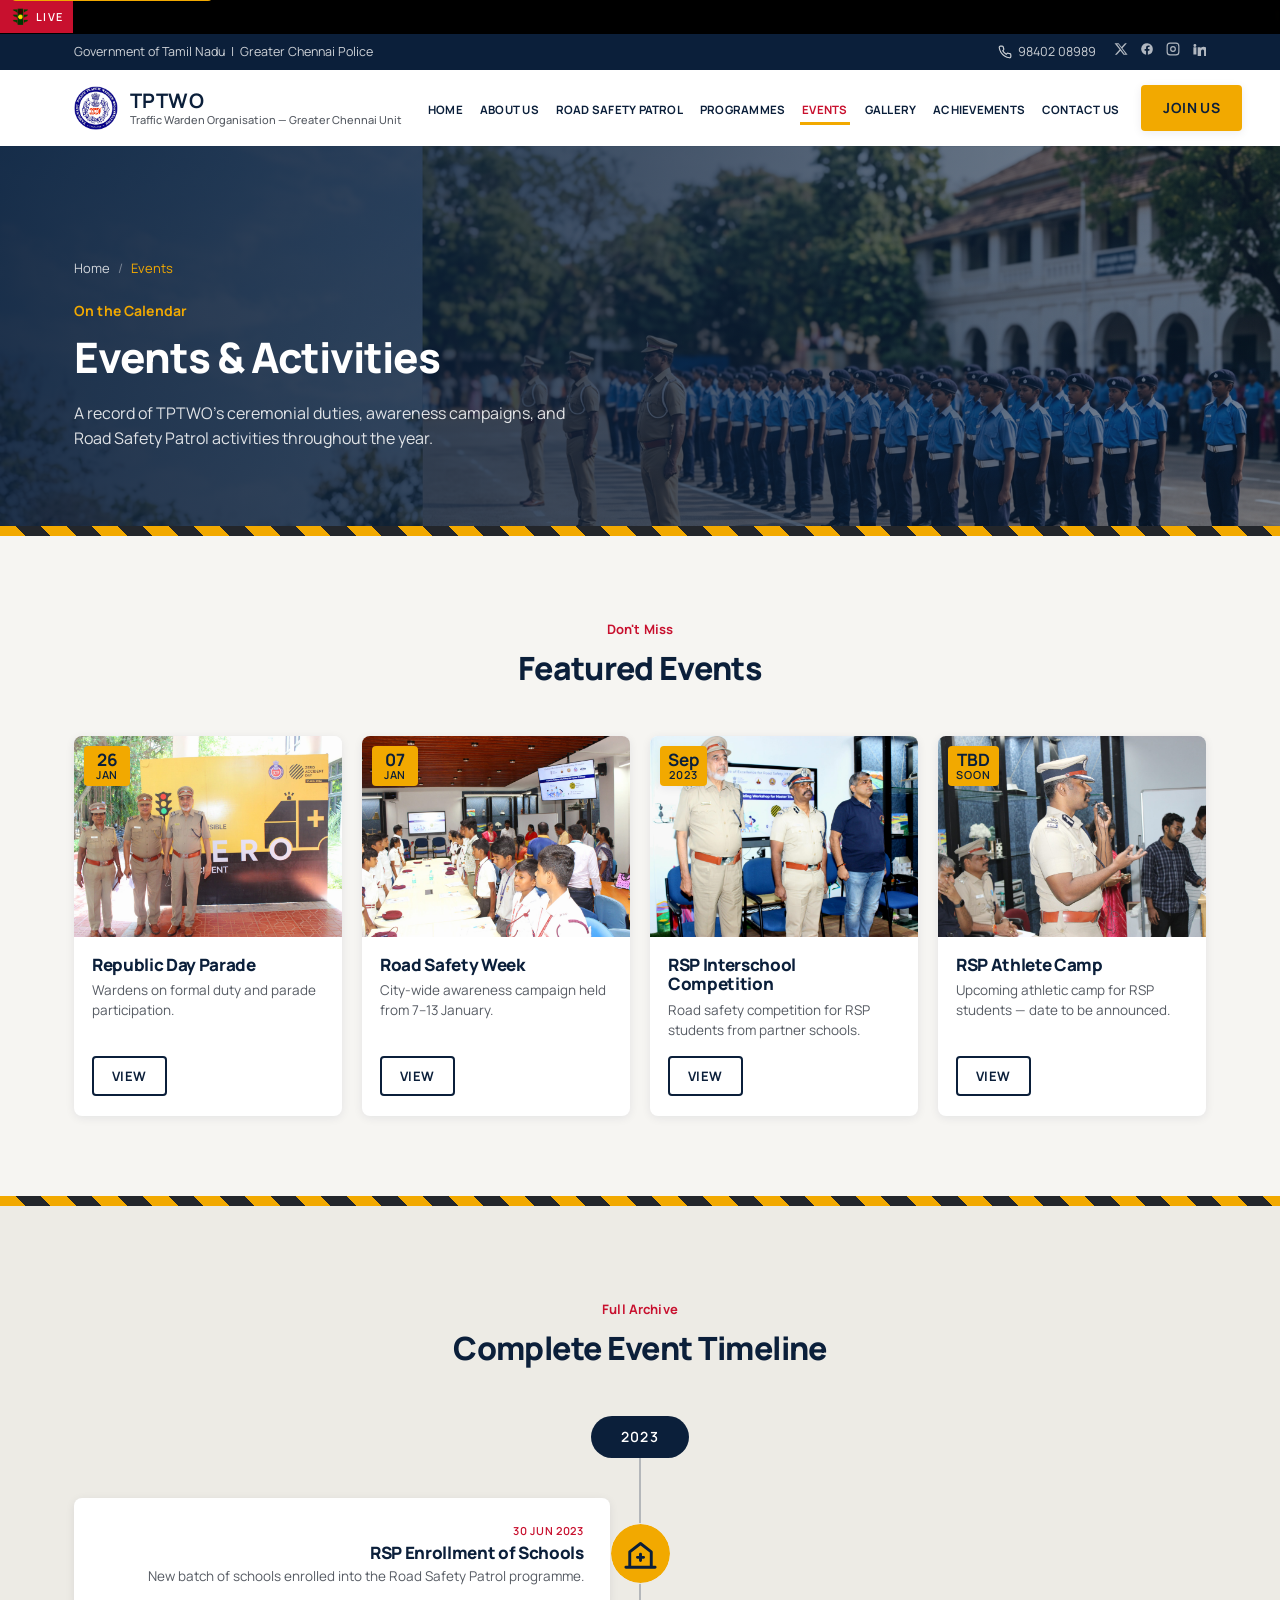
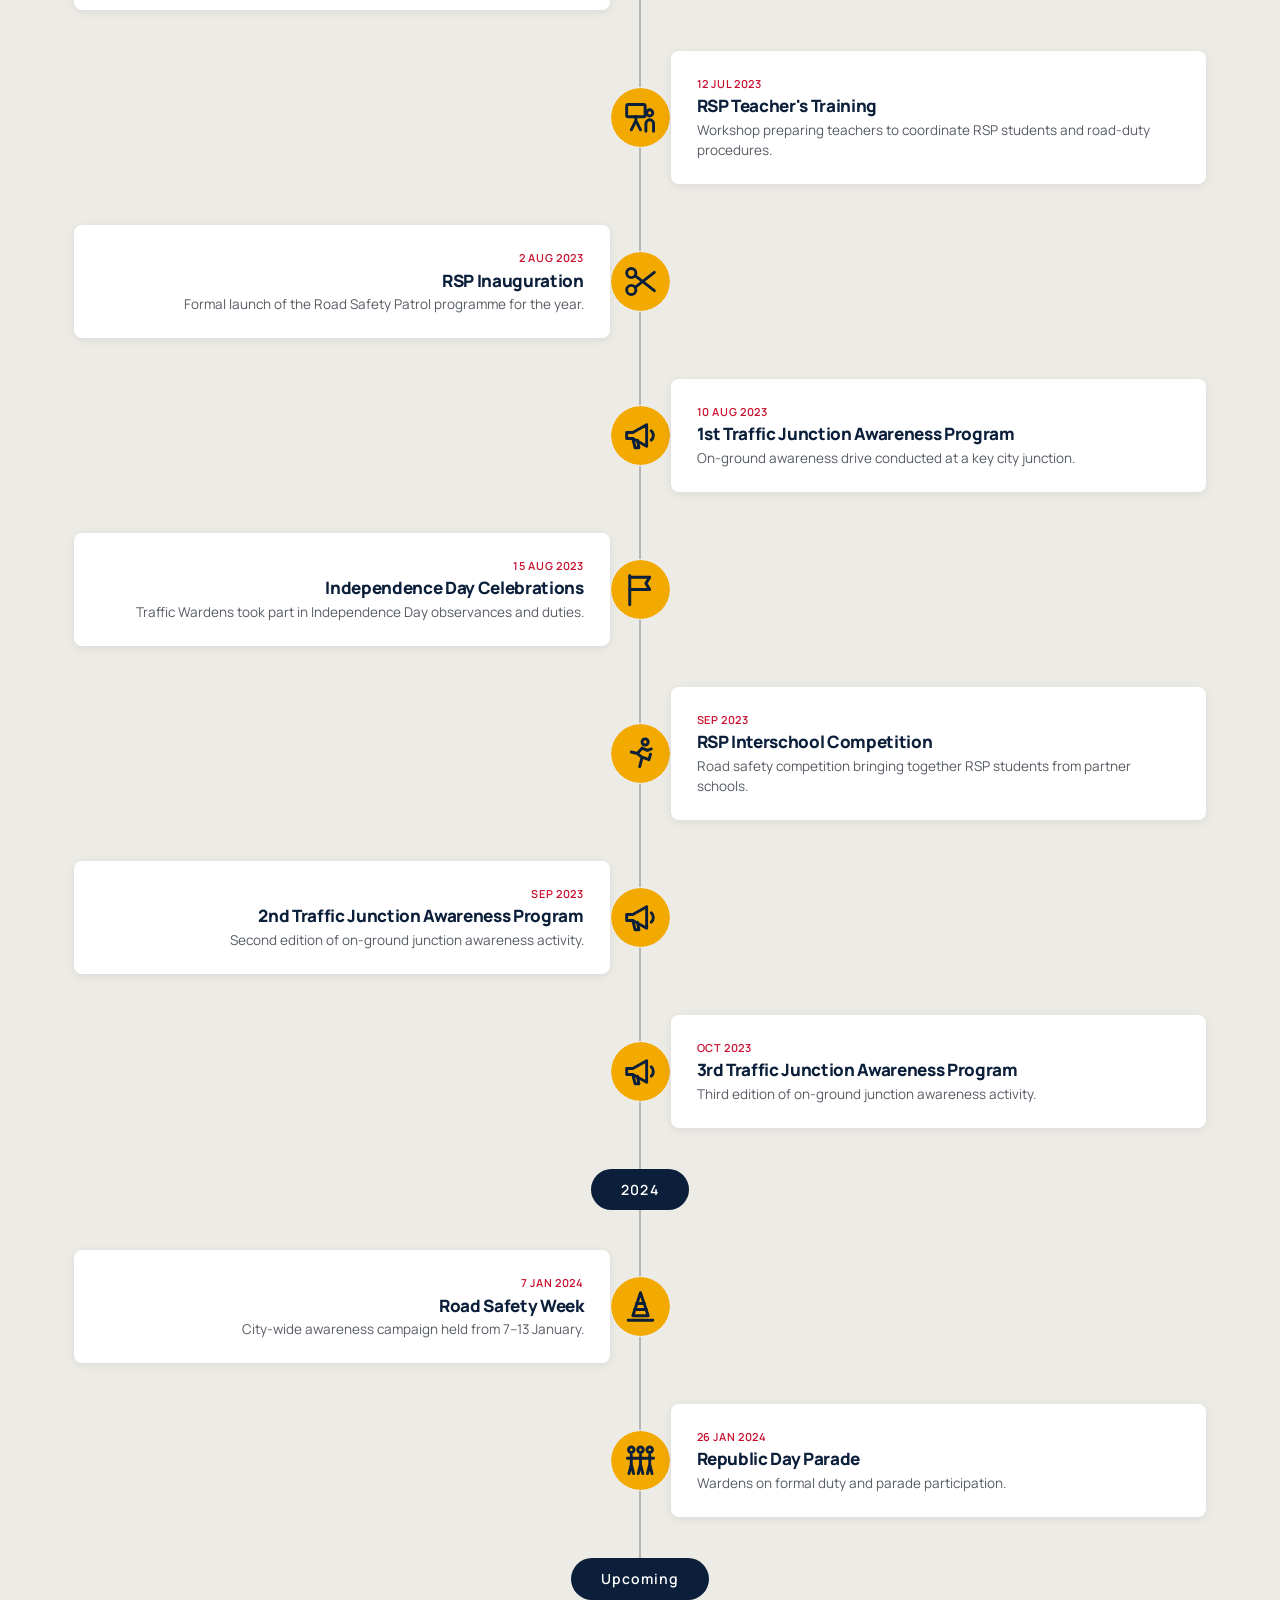
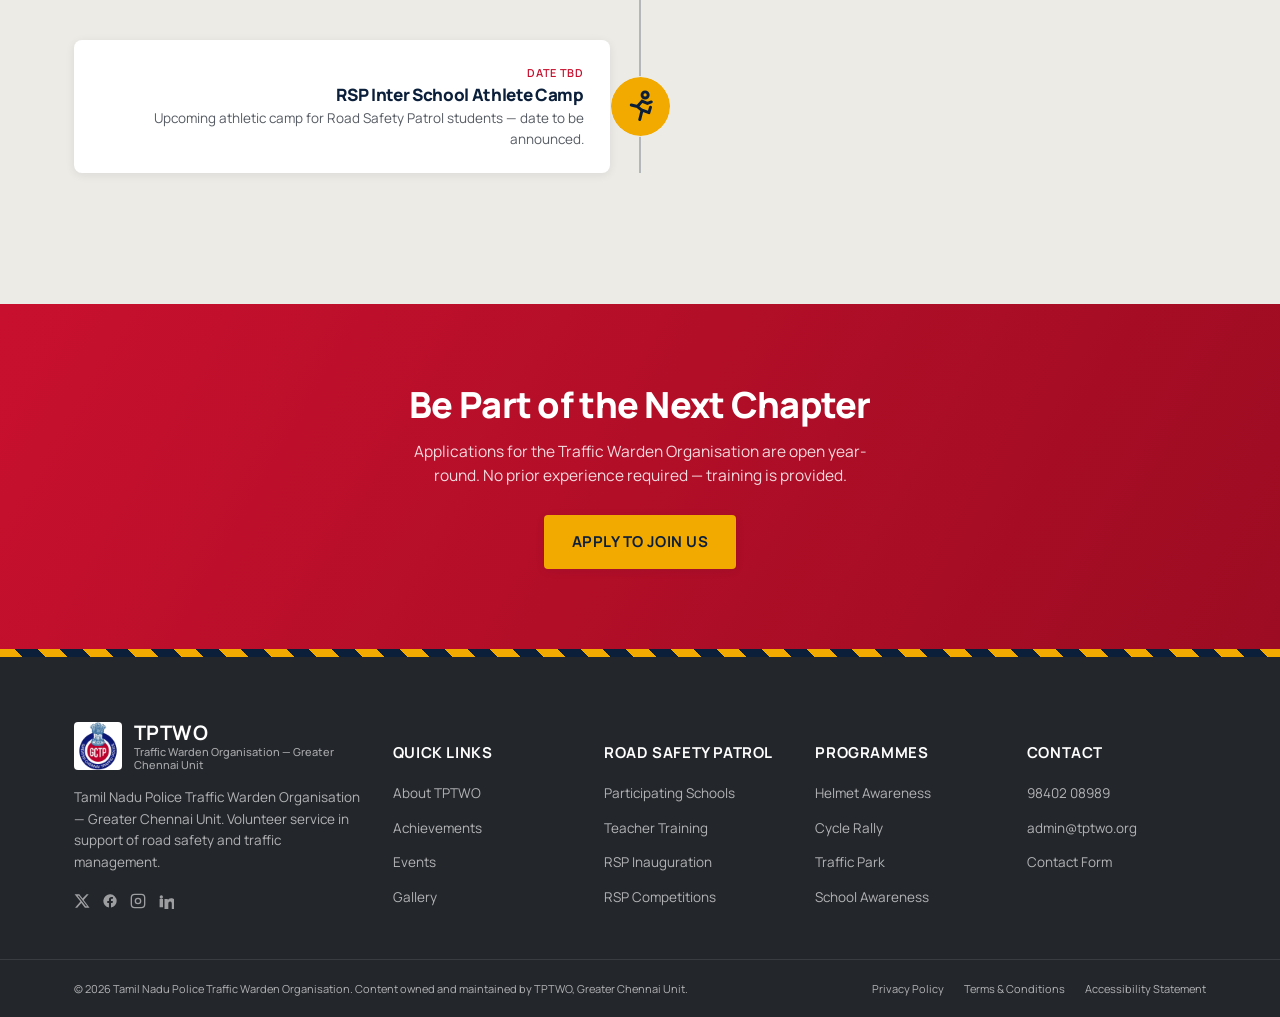
<file: events.html>
<!DOCTYPE html>
<html lang="en">

<head>
  <meta charset="UTF-8">
  <meta http-equiv="X-UA-Compatible" content="IE=edge">
  <meta name="viewport" content="width=device-width, initial-scale=1.0">
  <title>Events — Tamil Nadu Police Traffic Warden Organisation</title>
  <meta name="description"
    content="Featured and past events from TPTWO — Republic Day Parade, Road Safety Week, RSP Interschool Competition, and a full timeline of activities since 2023.">
  <meta name="robots" content="index, follow">
  <meta name="theme-color" content="#0B1F3A">
  <link rel="canonical" href="https://tptwo.org/events.html">
  <link rel="icon" type="image/jpeg" href="img/logo-01.jpg">

  <link rel="stylesheet" href="css/site.css">
</head>

<body>

  <a href="#mainContent" class="skip-link">Skip to main content</a>

  <!-- ============ LED ANNOUNCEMENT TICKER ============ -->
  <div class="ticker-board" role="status" aria-label="Latest announcements">
    <span class="ticker-label">
      <img src="img/trafficlight.gif" alt="" class="ticker-signal" aria-hidden="true">
      LIVE
    </span>
    <div class="ticker-track">
      <div class="ticker-content">
        <span>REPUBLIC DAY PARADE — 26 JAN &nbsp;•&nbsp;</span>
        <span>ROAD SAFETY WEEK — 7 TO 13 JAN &nbsp;•&nbsp;</span>
        <span>RSP INTERSCHOOL COMPETITION — REGISTRATIONS OPEN &nbsp;•&nbsp;</span>
        <span>TRAFFIC JUNCTION AWARENESS PROGRAM — NEW BATCH ANNOUNCED &nbsp;•&nbsp;</span>
        <span>JOIN THE WARDEN FORCE — APPLICATIONS OPEN YEAR-ROUND &nbsp;•&nbsp;</span>
      </div>
    </div>
  </div>

  <!-- ============ TOP UTILITY BAR ============ -->
  <div class="utility-bar">
    <div class="container utility-inner">
      <span class="utility-item">Government of Tamil Nadu &nbsp;|&nbsp; Greater Chennai Police</span>
      <div class="utility-right">
        <a href="tel:+919840208989" class="utility-item utility-phone">
          <svg width="14" height="14" viewBox="0 0 24 24" fill="none" stroke="currentColor" stroke-width="2">
            <path
              d="M22 16.92v3a2 2 0 0 1-2.18 2 19.79 19.79 0 0 1-8.63-3.07 19.5 19.5 0 0 1-6-6 19.79 19.79 0 0 1-3.07-8.67A2 2 0 0 1 4.11 2h3a2 2 0 0 1 2 1.72c.127.96.361 1.903.7 2.81a2 2 0 0 1-.45 2.11L8.09 9.91a16 16 0 0 0 6 6l1.27-1.27a2 2 0 0 1 2.11-.45c.907.339 1.85.573 2.81.7A2 2 0 0 1 22 16.92z" />
          </svg>
          98402 08989
        </a>
        <div class="social-links" aria-label="Social media links">
          <a href="https://twitter.com/TPTWO_Official" aria-label="Twitter / X" target="_blank" rel="noopener"><svg
              width="14" height="14" viewBox="0 0 24 24" fill="currentColor">
              <path
                d="M18.9 2H22l-7.5 8.6L23.3 22h-6.9l-5.4-7-6.2 7H1.6l8-9.2L.9 2h7l4.9 6.4L18.9 2zm-1.2 18h1.9L7.4 4H5.4l12.3 16z" />
            </svg></a>
          <a href="https://www.facebook.com/ChennaiTrafficWardens" aria-label="Facebook" target="_blank"
            rel="noopener"><svg width="14" height="14" viewBox="0 0 24 24" fill="currentColor">
              <path
                d="M22 12a10 10 0 1 0-11.6 9.9v-7H7.9V12h2.5V9.8c0-2.5 1.5-3.9 3.8-3.9 1.1 0 2.2.2 2.2.2v2.4h-1.3c-1.2 0-1.6.8-1.6 1.6V12h2.8l-.4 2.9h-2.4v7A10 10 0 0 0 22 12z" />
            </svg></a>
          <a href="https://instagram.com/tptwo_gcu" aria-label="Instagram" target="_blank" rel="noopener"><svg
              width="14" height="14" viewBox="0 0 24 24" fill="none" stroke="currentColor" stroke-width="2">
              <rect x="2" y="2" width="20" height="20" rx="5" />
              <circle cx="12" cy="12" r="4" />
              <circle cx="17.5" cy="6.5" r="0.6" fill="currentColor" stroke="none" />
            </svg></a>
          <a href="https://www.linkedin.com/company/tamilnadu-traffic-police-wardens-organisation/"
            aria-label="LinkedIn" target="_blank" rel="noopener"><svg width="14" height="14" viewBox="0 0 24 24"
              fill="currentColor">
              <path
                d="M4.98 3.5a2.5 2.5 0 1 1 0 5 2.5 2.5 0 0 1 0-5zM2.4 21.5h5.16V9H2.4v12.5zM9.75 9h4.95v1.7h.07c.69-1.3 2.37-2.7 4.88-2.7 5.22 0 6.18 3.4 6.18 7.87v8.13h-5.16v-7.2c0-1.72-.03-3.94-2.4-3.94-2.4 0-2.77 1.87-2.77 3.8v7.34H9.75V9z" />
            </svg></a>
        </div>
      </div>
    </div>
  </div>

  <!-- ============ MAIN NAVIGATION ============ -->
  <header class="site-header" id="siteHeader">
    <div class="container nav-inner">
      <a href="index.html" class="brand">
        <img src="img/logo-01.jpg" alt="TPTWO Emblem" class="brand-logo">
        <span class="brand-text">
          <strong>TPTWO</strong>
          <small>Traffic Warden Organisation — Greater Chennai Unit</small>
        </span>
      </a>

      <button class="nav-toggle" id="navToggle" aria-label="Toggle navigation" aria-expanded="false">
        <span></span><span></span><span></span>
      </button>

      <nav class="main-nav" id="mainNav">
        <ul>
          <li><a href="index.html">Home</a></li>
          <li class="has-dropdown">
            <a href="about.html">About Us</a>
          </li>
          <li class="has-dropdown">
            <a href="road-safety-patrol.html">Road Safety Patrol</a>
          </li>
          <li class="has-dropdown">
            <a href="programmes.html">Programmes</a>
          </li>
          <li class="has-dropdown">
            <a href="events.html" class="active">Events</a>
          </li>
          <li class="has-dropdown">
            <a href="gallery.html">Gallery</a>
          </li>
          <li><a href="achievements.html">Achievements</a></li>
          <li><a href="contact.html">Contact Us</a></li>
        </ul>
        <a href="contact.html" class="btn btn-amber nav-cta">Join Us</a>
      </nav>
    </div>
  </header>

  <main id="mainContent" tabindex="-1">

    <!-- ============ PAGE HERO ============ -->
    <section class="page-hero">
      <div class="page-hero-bg"><img src="img/slider/Events-Hero-Banner.png" alt=""></div>
      <div class="page-hero-overlay"></div>
      <div class="container page-hero-inner">
        <nav class="breadcrumb" aria-label="Breadcrumb">
          <a href="index.html">Home</a><span class="sep">/</span><span class="current" aria-current="page">Events</span>
        </nav>
        <span class="eyebrow">On the Calendar</span>
        <h1 class="page-hero-title">Events &amp; Activities</h1>
        <p class="page-hero-text">A record of TPTWO's ceremonial duties, awareness campaigns, and Road Safety Patrol
          activities throughout the year.</p>
      </div>
      <div class="hazard-strip" aria-hidden="true"></div>
    </section>

    <!-- ============ FEATURED EVENTS ============ -->
    <section class="featured-section">
      <div class="container">
        <div class="section-head reveal">
          <span class="eyebrow">Don't Miss</span>
          <h2>Featured Events</h2>
        </div>
        <div class="featured-grid">

          <a href="events.html#timeline" class="event-list-card reveal">
            <div class="event-list-photo">
              <img src="img/slider/home-01.jpg" alt="Republic Day Parade">
              <div class="event-list-date-badge"><span class="day">26</span><span class="month">JAN</span></div>
            </div>
            <div class="event-list-body">
              <h3>Republic Day Parade</h3>
              <p>Wardens on formal duty and parade participation.</p>
              <span class="btn">View</span>
            </div>
          </a>

          <a href="events.html#timeline" class="event-list-card reveal">
            <div class="event-list-photo">
              <img src="img/slider/home-02.jpg" alt="Road Safety Week">
              <div class="event-list-date-badge"><span class="day">07</span><span class="month">JAN</span></div>
            </div>
            <div class="event-list-body">
              <h3>Road Safety Week</h3>
              <p>City-wide awareness campaign held from 7–13 January.</p>
              <span class="btn">View</span>
            </div>
          </a>

          <a href="events.html#timeline" class="event-list-card reveal">
            <div class="event-list-photo">
              <img src="img/slider/home-03.jpg" alt="RSP Interschool Competition">
              <div class="event-list-date-badge"><span class="day">Sep</span><span class="month">2023</span></div>
            </div>
            <div class="event-list-body">
              <h3>RSP Interschool Competition</h3>
              <p>Road safety competition for RSP students from partner schools.</p>
              <span class="btn">View</span>
            </div>
          </a>

          <a href="events.html#timeline" class="event-list-card reveal">
            <div class="event-list-photo">
              <img src="img/slider/home-04.jpg" alt="RSP Inter School Athlete Camp">
              <div class="event-list-date-badge"><span class="day">TBD</span><span class="month">SOON</span></div>
            </div>
            <div class="event-list-body">
              <h3>RSP Athlete Camp</h3>
              <p>Upcoming athletic camp for RSP students — date to be announced.</p>
              <span class="btn">View</span>
            </div>
          </a>

        </div>
      </div>
    </section>

    <div class="hazard-strip" aria-hidden="true"></div>

    <section class="events-timeline-section" id="timeline">
      <div class="container">
        <div class="section-head reveal">
          <span class="eyebrow">Full Archive</span>
          <h2>Complete Event Timeline</h2>
        </div>

        <div class="tl-track">
          <div class="year-marker">2023</div>

          <div class="tl-row left reveal">
            <div class="tl-card">
              <span class="tl-date">30 Jun 2023</span>
              <h3>RSP Enrollment of Schools</h3>
              <p>New batch of schools enrolled into the Road Safety Patrol programme.</p>
            </div>
            <div class="tl-node">
              <img src="img/icons/Enrollment-of-Schools-icon.svg" alt="" class="tl-node-img">
            </div>
            <div class="tl-spacer"></div>
          </div>

          <div class="tl-row right reveal">
            <div class="tl-spacer"></div>
            <div class="tl-node">
              <img src="img/icons/Teachers-Training-icon.svg" alt="" class="tl-node-img">
            </div>
            <div class="tl-card">
              <span class="tl-date">12 Jul 2023</span>
              <h3>RSP Teacher's Training</h3>
              <p>Workshop preparing teachers to coordinate RSP students and road-duty procedures.</p>
            </div>
          </div>

          <div class="tl-row left reveal">
            <div class="tl-card">
              <span class="tl-date">2 Aug 2023</span>
              <h3>RSP Inauguration</h3>
              <p>Formal launch of the Road Safety Patrol programme for the year.</p>
            </div>
            <div class="tl-node">
              <img src="img/icons/Inauguration-icon.svg" alt="" class="tl-node-img">
            </div>
            <div class="tl-spacer"></div>
          </div>

          <div class="tl-row right reveal">
            <div class="tl-spacer"></div>
            <div class="tl-node">
              <img src="img/icons/Junction-Awareness-Program-icon.svg" alt="" class="tl-node-img">
            </div>
            <div class="tl-card">
              <span class="tl-date">10 Aug 2023</span>
              <h3>1st Traffic Junction Awareness Program</h3>
              <p>On-ground awareness drive conducted at a key city junction.</p>
            </div>
          </div>

          <div class="tl-row left reveal">
            <div class="tl-card">
              <span class="tl-date">15 Aug 2023</span>
              <h3>Independence Day Celebrations</h3>
              <p>Traffic Wardens took part in Independence Day observances and duties.</p>
            </div>
            <div class="tl-node">
              <img src="img/icons/Independence-Day-Celebrations.svg" alt="" class="tl-node-img">
            </div>
            <div class="tl-spacer"></div>
          </div>

          <div class="tl-row right reveal">
            <div class="tl-spacer"></div>
            <div class="tl-node">
              <img src="img/icons/Inter-School-Athlete-Camp.svg" alt="" class="tl-node-img">
            </div>
            <div class="tl-card">
              <span class="tl-date">Sep 2023</span>
              <h3>RSP Interschool Competition</h3>
              <p>Road safety competition bringing together RSP students from partner schools.</p>
            </div>
          </div>

          <div class="tl-row left reveal">
            <div class="tl-card">
              <span class="tl-date">Sep 2023</span>
              <h3>2nd Traffic Junction Awareness Program</h3>
              <p>Second edition of on-ground junction awareness activity.</p>
            </div>
            <div class="tl-node">
              <img src="img/icons/Junction-Awareness-Program-icon.svg" alt="" class="tl-node-img">
            </div>
            <div class="tl-spacer"></div>
          </div>

          <div class="tl-row right reveal">
            <div class="tl-spacer"></div>
            <div class="tl-node">
              <img src="img/icons/Junction-Awareness-Program-icon.svg" alt="" class="tl-node-img">
            </div>
            <div class="tl-card">
              <span class="tl-date">Oct 2023</span>
              <h3>3rd Traffic Junction Awareness Program</h3>
              <p>Third edition of on-ground junction awareness activity.</p>
            </div>
          </div>

          <div class="year-marker">2024</div>

          <div class="tl-row left reveal">
            <div class="tl-card">
              <span class="tl-date">7 Jan 2024</span>
              <h3>Road Safety Week</h3>
              <p>City-wide awareness campaign held from 7–13 January.</p>
            </div>
            <div class="tl-node">
              <img src="img/icons/Road-Safety-Week.svg" alt="" class="tl-node-img">
            </div>
            <div class="tl-spacer"></div>
          </div>

          <div class="tl-row right reveal">
            <div class="tl-spacer"></div>
            <div class="tl-node">
              <img src="img/icons/Republic-Day-Parade.svg" alt="" class="tl-node-img">
            </div>
            <div class="tl-card">
              <span class="tl-date">26 Jan 2024</span>
              <h3>Republic Day Parade</h3>
              <p>Wardens on formal duty and parade participation.</p>
            </div>
          </div>

          <div class="year-marker">Upcoming</div>

          <div class="tl-row left reveal">
            <div class="tl-card">
              <span class="tl-date">Date TBD</span>
              <h3>RSP Inter School Athlete Camp</h3>
              <p>Upcoming athletic camp for Road Safety Patrol students — date to be announced.</p>
            </div>
            <div class="tl-node">
              <img src="img/icons/Inter-School-Athlete-Camp.svg" alt="" class="tl-node-img">
            </div>
            <div class="tl-spacer"></div>
          </div>

        </div>
      </div>
    </section>

    <!-- ============ JOIN CTA ============ -->
    <section class="join-cta">
      <div class="container join-cta-inner reveal">
        <h2>Be Part of the Next Chapter</h2>
        <p>Applications for the Traffic Warden Organisation are open year-round. No prior experience required —
          training is provided.</p>
        <a href="contact.html" class="btn btn-amber">Apply to Join Us</a>
      </div>
    </section>

  </main>

  <!-- ============ FOOTER ============ -->
  <footer class="site-footer">
    <div class="footer-hazard" aria-hidden="true"></div>
    <div class="container footer-grid">
      <div class="footer-col">
        <div class="footer-brand-row">
          <img src="img/logo-02.jpg" alt="Greater Chennai Traffic Police" class="footer-logo">
          <span class="brand-text1">
            <strong>TPTWO</strong>
            <small>Traffic Warden Organisation — Greater Chennai Unit</small>
          </span>
        </div>
        <p>Tamil Nadu Police Traffic Warden Organisation — Greater Chennai Unit. Volunteer service in support of road
          safety and traffic management.</p>
        <div class="social-links footer-social">
          <a href="https://twitter.com/TPTWO_Official" aria-label="Twitter / X" target="_blank" rel="noopener"><svg
              width="16" height="16" viewBox="0 0 24 24" fill="currentColor">
              <path
                d="M18.9 2H22l-7.5 8.6L23.3 22h-6.9l-5.4-7-6.2 7H1.6l8-9.2L.9 2h7l4.9 6.4L18.9 2zm-1.2 18h1.9L7.4 4H5.4l12.3 16z" />
            </svg></a>
          <a href="https://www.facebook.com/ChennaiTrafficWardens" aria-label="Facebook" target="_blank"
            rel="noopener"><svg width="16" height="16" viewBox="0 0 24 24" fill="currentColor">
              <path
                d="M22 12a10 10 0 1 0-11.6 9.9v-7H7.9V12h2.5V9.8c0-2.5 1.5-3.9 3.8-3.9 1.1 0 2.2.2 2.2.2v2.4h-1.3c-1.2 0-1.6.8-1.6 1.6V12h2.8l-.4 2.9h-2.4v7A10 10 0 0 0 22 12z" />
            </svg></a>
          <a href="https://instagram.com/tptwo_gcu" aria-label="Instagram" target="_blank" rel="noopener"><svg
              width="16" height="16" viewBox="0 0 24 24" fill="none" stroke="currentColor" stroke-width="2">
              <rect x="2" y="2" width="20" height="20" rx="5" />
              <circle cx="12" cy="12" r="4" />
            </svg></a>
          <a href="https://www.linkedin.com/company/tamilnadu-traffic-police-wardens-organisation/"
            aria-label="LinkedIn" target="_blank" rel="noopener"><svg width="16" height="16" viewBox="0 0 24 24"
              fill="currentColor">
              <path
                d="M4.98 3.5a2.5 2.5 0 1 1 0 5 2.5 2.5 0 0 1 0-5zM2.4 21.5h5.16V9H2.4v12.5zM9.75 9h4.95v1.7h.07c.69-1.3 2.37-2.7 4.88-2.7 5.22 0 6.18 3.4 6.18 7.87v8.13h-5.16v-7.2c0-1.72-.03-3.94-2.4-3.94-2.4 0-2.77 1.87-2.77 3.8v7.34H9.75V9z" />
            </svg></a>
        </div>
      </div>
      <div class="footer-col">
        <h4>Quick Links</h4>
        <ul>
          <li><a href="about.html">About TPTWO</a></li>
          <li><a href="achievements.html">Achievements</a></li>
          <li><a href="events.html">Events</a></li>
          <li><a href="gallery.html">Gallery</a></li>
        </ul>
      </div>
      <div class="footer-col">
        <h4>Road Safety Patrol</h4>
        <ul>
          <li><a href="road-safety-patrol.html#schools">Participating Schools</a></li>
          <li><a href="road-safety-patrol.html#teacher-training">Teacher Training</a></li>
          <li><a href="road-safety-patrol.html#inauguration">RSP Inauguration</a></li>
          <li><a href="road-safety-patrol.html#competitions">RSP Competitions</a></li>
        </ul>
      </div>
      <div class="footer-col">
        <h4>Programmes</h4>
        <ul>
          <li><a href="programmes.html#helmet-awareness">Helmet Awareness</a></li>
          <li><a href="programmes.html#cycle-rally">Cycle Rally</a></li>
          <li><a href="programmes.html#traffic-park">Traffic Park</a></li>
          <li><a href="programmes.html#school-awareness">School Awareness</a></li>
        </ul>
      </div>
      <div class="footer-col">
        <h4>Contact</h4>
        <ul>
          <li><a href="tel:+919840208989">98402 08989</a></li>
          <li><a href="mailto:admin@tptwo.org">admin@tptwo.org</a></li>
          <li><a href="contact.html">Contact Form</a></li>
        </ul>
      </div>
    </div>
    <div class="footer-bottom">
      <div class="container footer-bottom-inner">
        <span>© 2026 Tamil Nadu Police Traffic Warden Organisation. Content owned and maintained by TPTWO, Greater
          Chennai Unit.</span>
        <div class="footer-legal">
          <a href="index.html">Privacy Policy</a>
          <a href="index.html">Terms &amp; Conditions</a>
          <a href="index.html">Accessibility Statement</a>
        </div>
      </div>
    </div>
  </footer>

  <script src="js/site.js"></script>
</body>

</html>
</file>
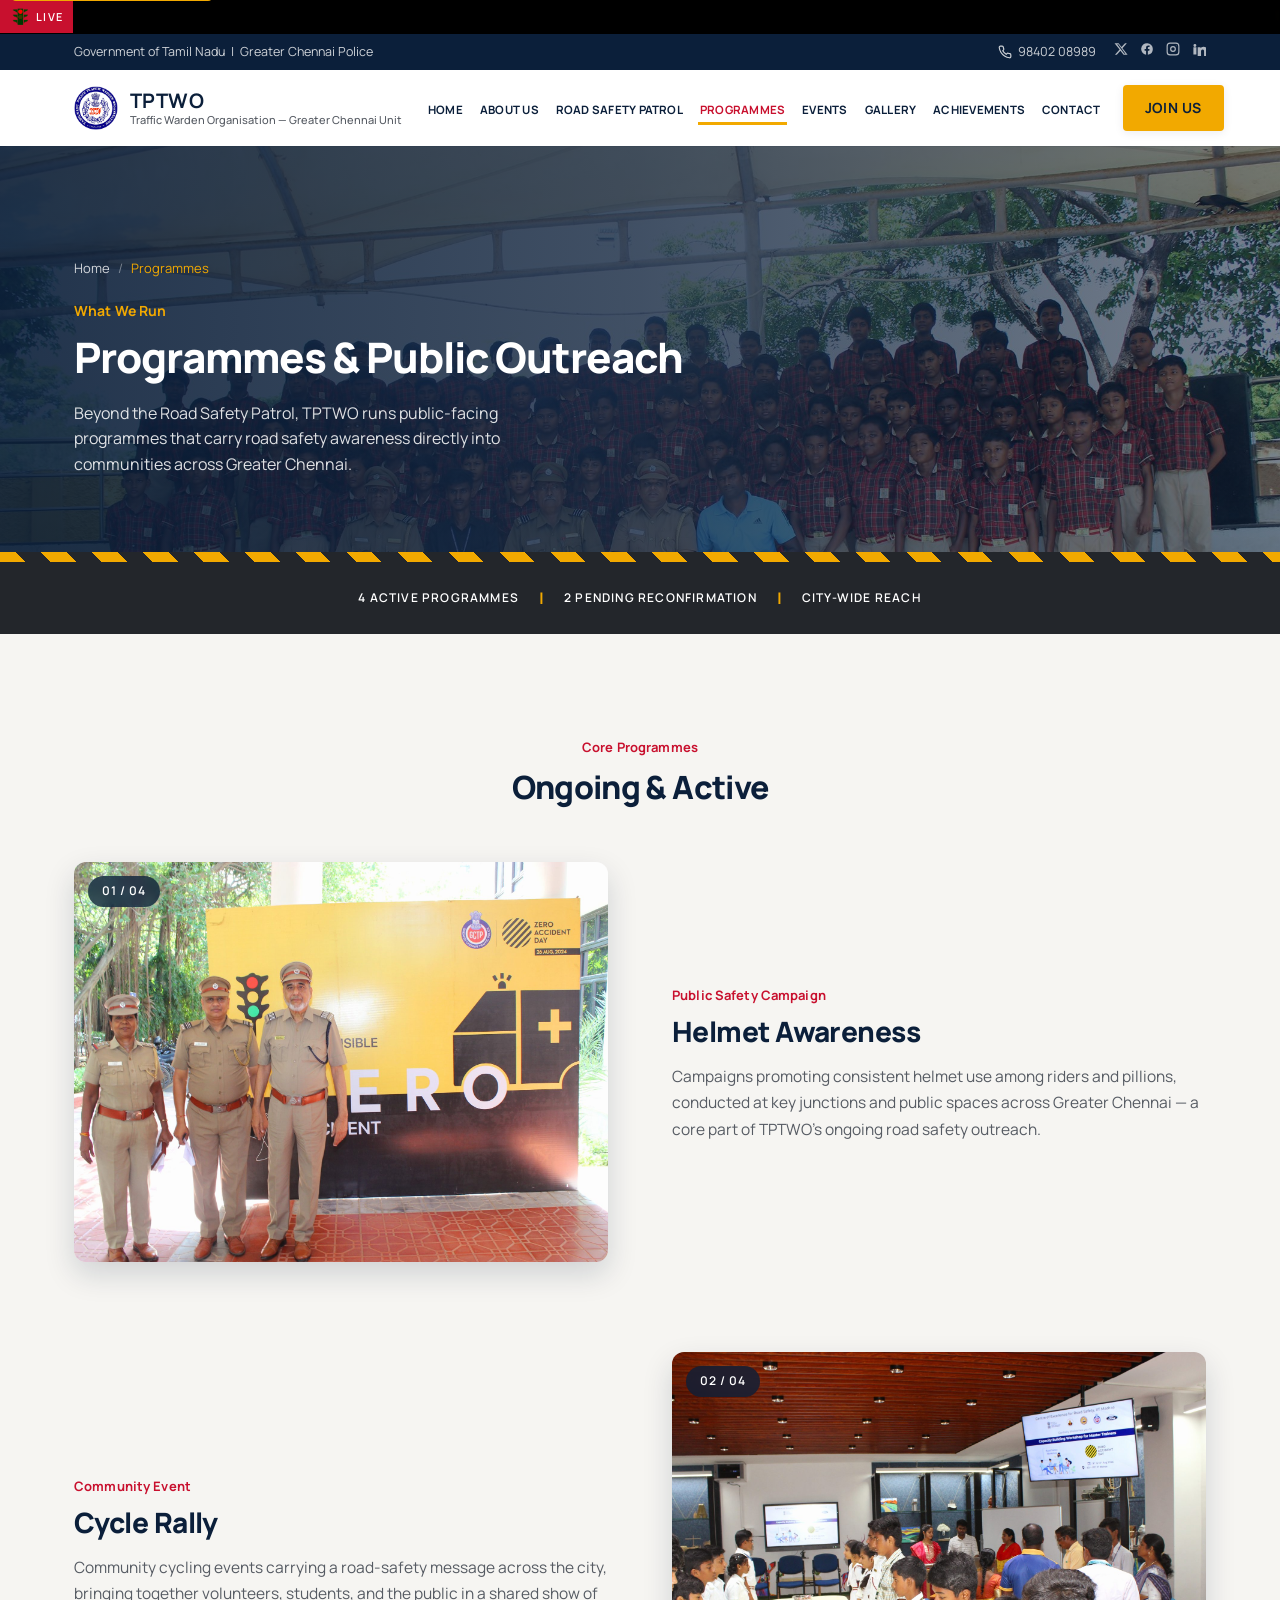
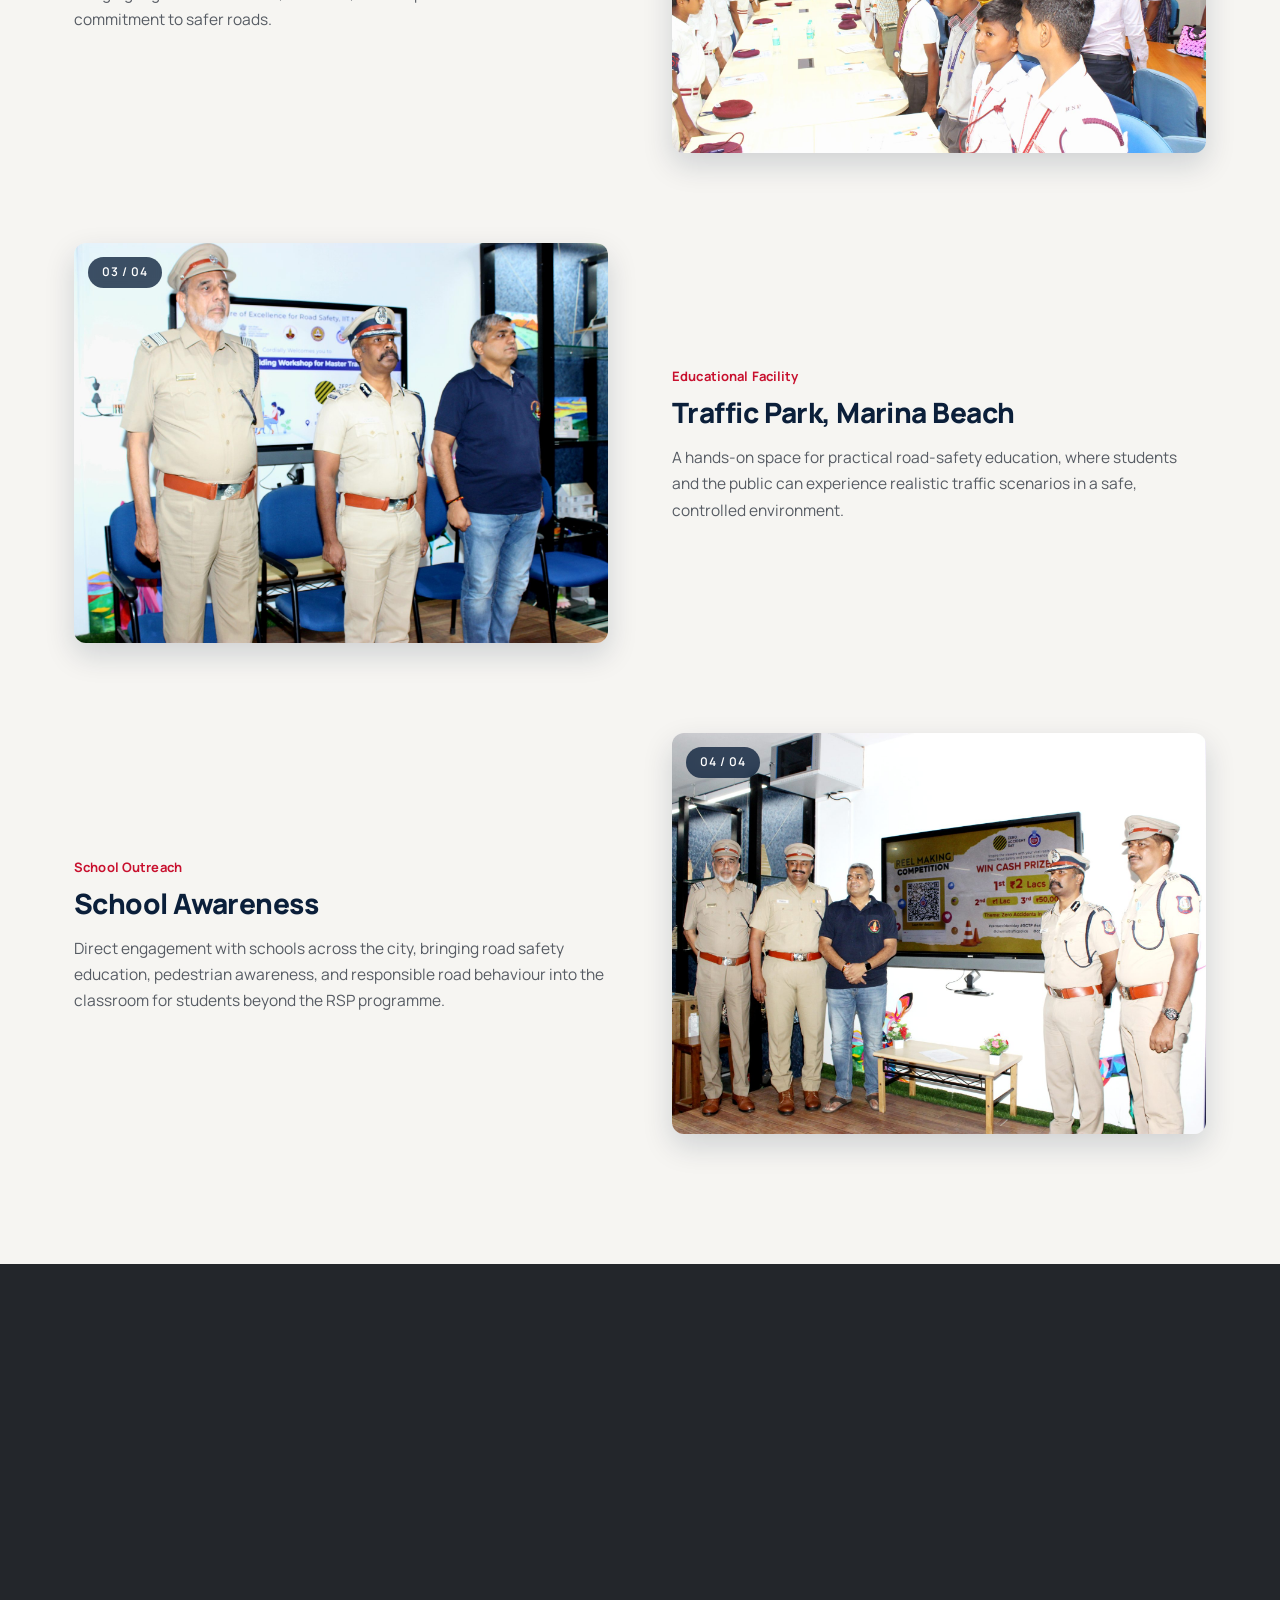
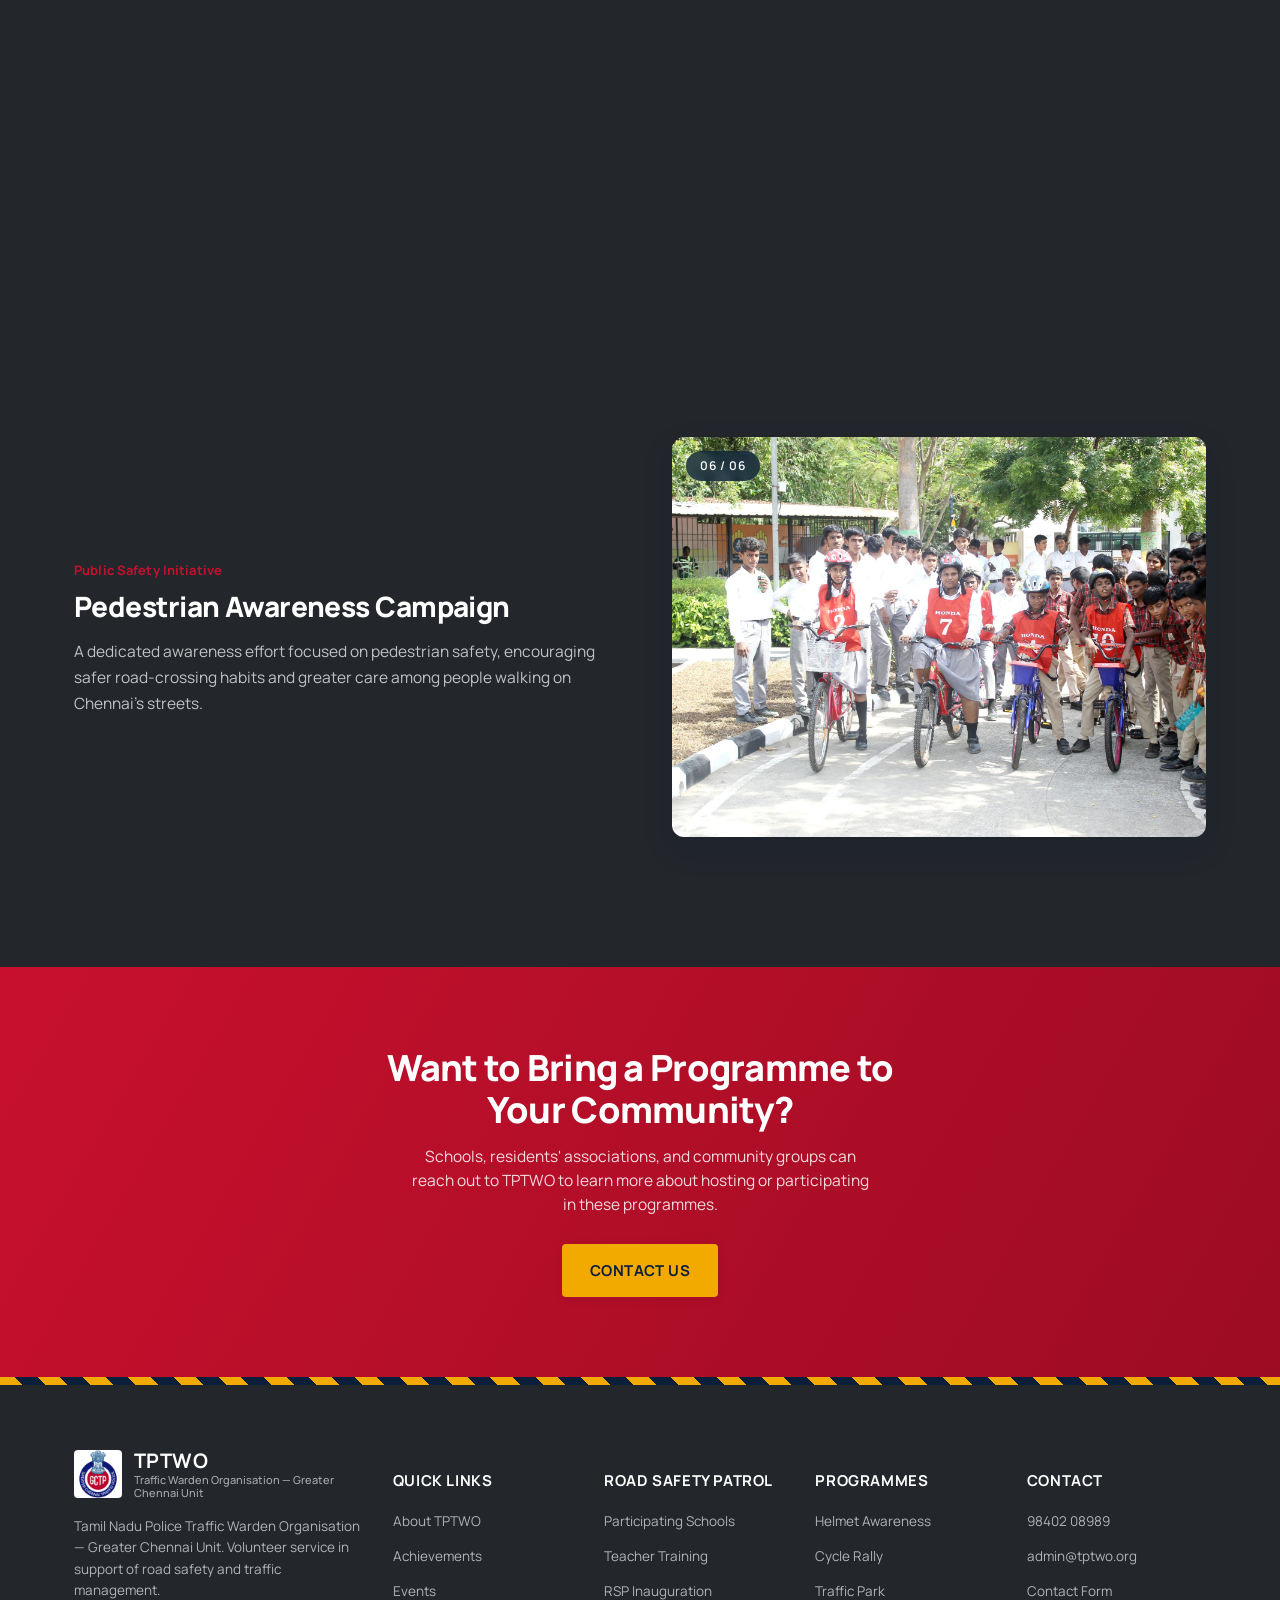
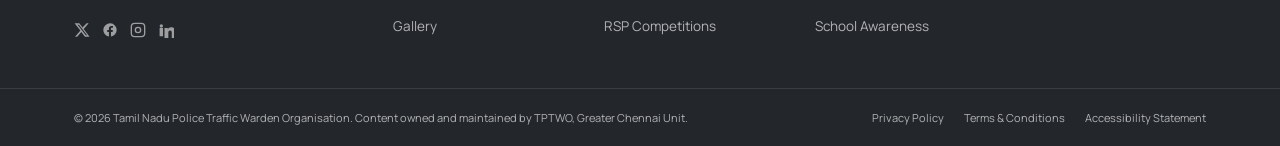
<file: programmes.html>
<!DOCTYPE html>
<html lang="en">

<head>
  <meta charset="UTF-8">
  <meta http-equiv="X-UA-Compatible" content="IE=edge">
  <meta name="viewport" content="width=device-width, initial-scale=1.0">
  <title>Programmes — Tamil Nadu Police Traffic Warden Organisation</title>
  <meta name="description"
    content="TPTWO's public road safety programmes — Helmet Awareness, Cycle Rally, Traffic Park, School Awareness, Drunken Drive Check, and Pedestrian Awareness — serving Greater Chennai.">
  <meta name="robots" content="index, follow">
  <meta name="theme-color" content="#0B1F3A">
  <link rel="canonical" href="https://tptwo.org/programmes.html">
  <link rel="icon" type="image/jpeg" href="img/logo-01.jpg">

  <link rel="stylesheet" href="css/site.css">
</head>

<body>

  <a href="#mainContent" class="skip-link">Skip to main content</a>

  <!-- ============ LED ANNOUNCEMENT TICKER ============ -->
  <div class="ticker-board" role="status" aria-label="Latest announcements">
    <span class="ticker-label">
      <img src="img/trafficlight.gif" alt="" class="ticker-signal" aria-hidden="true">
      LIVE
    </span>
    <div class="ticker-track">
      <div class="ticker-content">
        <span>REPUBLIC DAY PARADE — 26 JAN &nbsp;•&nbsp;</span>
        <span>ROAD SAFETY WEEK — 7 TO 13 JAN &nbsp;•&nbsp;</span>
        <span>RSP INTERSCHOOL COMPETITION — REGISTRATIONS OPEN &nbsp;•&nbsp;</span>
        <span>TRAFFIC JUNCTION AWARENESS PROGRAM — NEW BATCH ANNOUNCED &nbsp;•&nbsp;</span>
        <span>JOIN THE WARDEN FORCE — APPLICATIONS OPEN YEAR-ROUND &nbsp;•&nbsp;</span>
      </div>
    </div>
  </div>

  <!-- ============ TOP UTILITY BAR ============ -->
  <div class="utility-bar">
    <div class="container utility-inner">
      <span class="utility-item">Government of Tamil Nadu &nbsp;|&nbsp; Greater Chennai Police</span>
      <div class="utility-right">
        <a href="tel:+919840208989" class="utility-item utility-phone">
          <svg width="14" height="14" viewBox="0 0 24 24" fill="none" stroke="currentColor" stroke-width="2">
            <path
              d="M22 16.92v3a2 2 0 0 1-2.18 2 19.79 19.79 0 0 1-8.63-3.07 19.5 19.5 0 0 1-6-6 19.79 19.79 0 0 1-3.07-8.67A2 2 0 0 1 4.11 2h3a2 2 0 0 1 2 1.72c.127.96.361 1.903.7 2.81a2 2 0 0 1-.45 2.11L8.09 9.91a16 16 0 0 0 6 6l1.27-1.27a2 2 0 0 1 2.11-.45c.907.339 1.85.573 2.81.7A2 2 0 0 1 22 16.92z" />
          </svg>
          98402 08989
        </a>
        <div class="social-links" aria-label="Social media links">
          <a href="https://twitter.com/TPTWO_Official" aria-label="Twitter / X" target="_blank" rel="noopener"><svg
              width="14" height="14" viewBox="0 0 24 24" fill="currentColor">
              <path
                d="M18.9 2H22l-7.5 8.6L23.3 22h-6.9l-5.4-7-6.2 7H1.6l8-9.2L.9 2h7l4.9 6.4L18.9 2zm-1.2 18h1.9L7.4 4H5.4l12.3 16z" />
            </svg></a>
          <a href="https://www.facebook.com/ChennaiTrafficWardens" aria-label="Facebook" target="_blank"
            rel="noopener"><svg width="14" height="14" viewBox="0 0 24 24" fill="currentColor">
              <path
                d="M22 12a10 10 0 1 0-11.6 9.9v-7H7.9V12h2.5V9.8c0-2.5 1.5-3.9 3.8-3.9 1.1 0 2.2.2 2.2.2v2.4h-1.3c-1.2 0-1.6.8-1.6 1.6V12h2.8l-.4 2.9h-2.4v7A10 10 0 0 0 22 12z" />
            </svg></a>
          <a href="https://instagram.com/tptwo_gcu" aria-label="Instagram" target="_blank" rel="noopener"><svg
              width="14" height="14" viewBox="0 0 24 24" fill="none" stroke="currentColor" stroke-width="2">
              <rect x="2" y="2" width="20" height="20" rx="5" />
              <circle cx="12" cy="12" r="4" />
              <circle cx="17.5" cy="6.5" r="0.6" fill="currentColor" stroke="none" />
            </svg></a>
          <a href="https://www.linkedin.com/company/tamilnadu-traffic-police-wardens-organisation/"
            aria-label="LinkedIn" target="_blank" rel="noopener"><svg width="14" height="14" viewBox="0 0 24 24"
              fill="currentColor">
              <path
                d="M4.98 3.5a2.5 2.5 0 1 1 0 5 2.5 2.5 0 0 1 0-5zM2.4 21.5h5.16V9H2.4v12.5zM9.75 9h4.95v1.7h.07c.69-1.3 2.37-2.7 4.88-2.7 5.22 0 6.18 3.4 6.18 7.87v8.13h-5.16v-7.2c0-1.72-.03-3.94-2.4-3.94-2.4 0-2.77 1.87-2.77 3.8v7.34H9.75V9z" />
            </svg></a>
        </div>
      </div>
    </div>
  </div>

  <!-- ============ MAIN NAVIGATION ============ -->
  <header class="site-header" id="siteHeader">
    <div class="container nav-inner">
      <a href="index.html" class="brand">
        <img src="img/logo-01.jpg" alt="TPTWO Emblem" class="brand-logo">
        <span class="brand-text">
          <strong>TPTWO</strong>
          <small>Traffic Warden Organisation — Greater Chennai Unit</small>
        </span>
      </a>

      <button class="nav-toggle" id="navToggle" aria-label="Toggle navigation" aria-expanded="false">
        <span></span><span></span><span></span>
      </button>

      <nav class="main-nav" id="mainNav">
        <ul>
          <li><a href="index.html">Home</a></li>
          <li class="has-dropdown">
            <a href="about.html">About Us</a>
          </li>
          <li class="has-dropdown">
            <a href="road-safety-patrol.html">Road Safety Patrol</a>
          </li>
          <li class="has-dropdown">
            <a href="programmes.html" class="active">Programmes</a>
          </li>
          <li class="has-dropdown">
            <a href="events.html">Events</a>
          </li>
          <li class="has-dropdown">
            <a href="gallery.html">Gallery</a>
          </li>
          <li><a href="achievements.html">Achievements</a></li>
          <li><a href="contact.html">Contact</a></li>
        </ul>
        <a href="contact.html" class="btn btn-amber nav-cta">Join Us</a>
      </nav>
    </div>
  </header>

  <main id="mainContent" tabindex="-1">

    <!-- ============ PAGE HERO ============ -->
    <section class="page-hero">
      <div class="page-hero-bg"><img src="img/slider/home-06.jpg" alt=""></div>
      <div class="page-hero-overlay"></div>
      <div class="container page-hero-inner">
        <nav class="breadcrumb" aria-label="Breadcrumb">
          <a href="index.html">Home</a><span class="sep">/</span><span class="current" aria-current="page">Programmes</span>
        </nav>
        <span class="eyebrow">What We Run</span>
        <h1 class="page-hero-title">Programmes &amp; Public Outreach</h1>
        <p class="page-hero-text">Beyond the Road Safety Patrol, TPTWO runs public-facing programmes that carry road
          safety awareness directly into communities across Greater Chennai.</p>
      </div>
      <div class="hazard-strip" aria-hidden="true"></div>
    </section>

    <!-- ============ FACT STRIP ============ -->
    <div class="fact-strip">
      <div class="container fact-strip-inner">
        <span class="fact-item">4 Active Programmes</span>
        <span class="fact-sep">|</span>
        <span class="fact-item">2 Pending Reconfirmation</span>
        <span class="fact-sep">|</span>
        <span class="fact-item">City-Wide Reach</span>
      </div>
    </div>

    <!-- ============ DEMO PREVIEW BANNER ============ -->
    <!-- <div class="demo-banner">
      <div class="container demo-banner-inner">
        <div class="demo-banner-icon">
          <svg viewBox="0 0 24 24" fill="none" stroke="#0B1F3A" stroke-width="2">
            <circle cx="12" cy="12" r="10" />
            <path d="M12 16v-4M12 8h.01" />
          </svg>
        </div>
        <span class="demo-banner-text"><strong>Demo Preview:</strong> This page showcases a proposed layout for
          TPTWO's programmes. Photos and details will be finalised with the organisation before this goes live.</span>
      </div>
    </div> -->

    <!-- ============ CORE PROGRAMMES (ongoing, grouped) ============ -->
    <section class="feature-section">
      <div class="container">
        <div class="section-head reveal">
          <span class="eyebrow">Core Programmes</span>
          <h2>Ongoing &amp; Active</h2>
        </div>

        <div class="feature-row reveal" id="helmet-awareness">
          <div class="feature-photo">
            <span class="feature-index">01 / 04</span>
            <img src="img/slider/home-01.jpg" alt="Helmet Awareness campaign">
          </div>
          <div class="feature-copy">
            <span class="eyebrow">Public Safety Campaign</span>
            <h2>Helmet Awareness</h2>
            <p>Campaigns promoting consistent helmet use among riders and pillions, conducted at key junctions and
              public spaces across Greater Chennai — a core part of TPTWO's ongoing road safety outreach.</p>
          </div>
        </div>

        <div class="feature-row reverse reveal" id="cycle-rally">
          <div class="feature-photo">
            <span class="feature-index">02 / 04</span>
            <img src="img/slider/home-02.jpg" alt="Cycle Rally event">
          </div>
          <div class="feature-copy">
            <span class="eyebrow">Community Event</span>
            <h2>Cycle Rally</h2>
            <p>Community cycling events carrying a road-safety message across the city, bringing together
              volunteers, students, and the public in a shared show of commitment to safer roads.</p>
          </div>
        </div>

        <div class="feature-row reveal" id="traffic-park">
          <div class="feature-photo">
            <span class="feature-index">03 / 04</span>
            <img src="img/slider/home-03.jpg" alt="Traffic Park, Marina Beach">
          </div>
          <div class="feature-copy">
            <span class="eyebrow">Educational Facility</span>
            <h2>Traffic Park, Marina Beach</h2>
            <p>A hands-on space for practical road-safety education, where students and the public can experience
              realistic traffic scenarios in a safe, controlled environment.</p>
          </div>
        </div>

        <div class="feature-row reverse reveal" id="school-awareness">
          <div class="feature-photo">
            <span class="feature-index">04 / 04</span>
            <img src="img/slider/home-05.jpg" alt="School Awareness programme">
          </div>
          <div class="feature-copy">
            <span class="eyebrow">School Outreach</span>
            <h2>School Awareness</h2>
            <p>Direct engagement with schools across the city, bringing road safety education, pedestrian awareness,
              and responsible road behaviour into the classroom for students beyond the RSP programme.</p>
          </div>
        </div>

      </div>
    </section>

    <!-- ============ PENDING RECONFIRMATION (grouped, dark section for visual distinction) ============ -->
    <section class="feature-section feature-section-dark">
      <div class="container">
        <div class="section-head reveal">
          <span class="eyebrow eyebrow-on-dark">Periodic &amp; Special Initiatives</span>
          <h2 class="heading-on-dark">Pending Reconfirmation</h2>
          <p class="section-subtext">These programmes appear on TPTWO's earlier records. Current activity status is
            being reconfirmed with the organisation.</p>
        </div>

        <div class="feature-row reveal" id="drunken-drive-check">
          <div class="feature-photo">
            <span class="feature-index">05 / 06</span>
            <img src="img/slider/home-07.jpg" alt="Drunken Drive Check awareness activity">
          </div>
          <div class="feature-copy feature-copy-dark">
            <span class="eyebrow">Public Safety Initiative</span>
            <h2 class="heading-on-dark">Drunken Drive Check</h2>
            <p>In support of Greater Chennai Police, TPTWO assists with distributing awareness pamphlets across the
              city on the dangers of drunk driving, helping reinforce the message at a grassroots level.</p>
          </div>
        </div>

        <div class="feature-row reverse reveal" id="pedestrian-awareness">
          <div class="feature-photo">
            <span class="feature-index">06 / 06</span>
            <img src="img/slider/home-08.jpg" alt="Pedestrian Awareness Campaign activity">
          </div>
          <div class="feature-copy feature-copy-dark">
            <span class="eyebrow">Public Safety Initiative</span>
            <h2 class="heading-on-dark">Pedestrian Awareness Campaign</h2>
            <p>A dedicated awareness effort focused on pedestrian safety, encouraging safer road-crossing habits and
              greater care among people walking on Chennai's streets.</p>
          </div>
        </div>

      </div>
    </section>

    <!-- ============ CTA ============ -->
    <section class="join-cta">
      <div class="container join-cta-inner reveal">
        <h2>Want to Bring a Programme to Your Community?</h2>
        <p>Schools, residents' associations, and community groups can reach out to TPTWO to learn more about hosting
          or participating in these programmes.</p>
        <a href="contact.html" class="btn btn-amber">Contact Us</a>
      </div>
    </section>

  </main>

  <!-- ============ FOOTER ============ -->
  <footer class="site-footer">
    <div class="footer-hazard" aria-hidden="true"></div>
    <div class="container footer-grid">
      <div class="footer-col">
        <div class="footer-brand-row">
          <img src="img/logo-02.jpg" alt="Greater Chennai Traffic Police" class="footer-logo">
          <span class="brand-text1">
            <strong>TPTWO</strong>
            <small>Traffic Warden Organisation — Greater Chennai Unit</small>
          </span>
        </div>
        <p>Tamil Nadu Police Traffic Warden Organisation — Greater Chennai Unit. Volunteer service in support of road
          safety and traffic management.</p>
        <div class="social-links footer-social">
          <a href="https://twitter.com/TPTWO_Official" aria-label="Twitter / X" target="_blank" rel="noopener"><svg
              width="16" height="16" viewBox="0 0 24 24" fill="currentColor">
              <path
                d="M18.9 2H22l-7.5 8.6L23.3 22h-6.9l-5.4-7-6.2 7H1.6l8-9.2L.9 2h7l4.9 6.4L18.9 2zm-1.2 18h1.9L7.4 4H5.4l12.3 16z" />
            </svg></a>
          <a href="https://www.facebook.com/ChennaiTrafficWardens" aria-label="Facebook" target="_blank"
            rel="noopener"><svg width="16" height="16" viewBox="0 0 24 24" fill="currentColor">
              <path
                d="M22 12a10 10 0 1 0-11.6 9.9v-7H7.9V12h2.5V9.8c0-2.5 1.5-3.9 3.8-3.9 1.1 0 2.2.2 2.2.2v2.4h-1.3c-1.2 0-1.6.8-1.6 1.6V12h2.8l-.4 2.9h-2.4v7A10 10 0 0 0 22 12z" />
            </svg></a>
          <a href="https://instagram.com/tptwo_gcu" aria-label="Instagram" target="_blank" rel="noopener"><svg
              width="16" height="16" viewBox="0 0 24 24" fill="none" stroke="currentColor" stroke-width="2">
              <rect x="2" y="2" width="20" height="20" rx="5" />
              <circle cx="12" cy="12" r="4" />
            </svg></a>
          <a href="https://www.linkedin.com/company/tamilnadu-traffic-police-wardens-organisation/"
            aria-label="LinkedIn" target="_blank" rel="noopener"><svg width="16" height="16" viewBox="0 0 24 24"
              fill="currentColor">
              <path
                d="M4.98 3.5a2.5 2.5 0 1 1 0 5 2.5 2.5 0 0 1 0-5zM2.4 21.5h5.16V9H2.4v12.5zM9.75 9h4.95v1.7h.07c.69-1.3 2.37-2.7 4.88-2.7 5.22 0 6.18 3.4 6.18 7.87v8.13h-5.16v-7.2c0-1.72-.03-3.94-2.4-3.94-2.4 0-2.77 1.87-2.77 3.8v7.34H9.75V9z" />
            </svg></a>
        </div>
      </div>
      <div class="footer-col">
        <h4>Quick Links</h4>
        <ul>
          <li><a href="about.html">About TPTWO</a></li>
          <li><a href="achievements.html">Achievements</a></li>
          <li><a href="events.html">Events</a></li>
          <li><a href="gallery.html">Gallery</a></li>
        </ul>
      </div>
      <div class="footer-col">
        <h4>Road Safety Patrol</h4>
        <ul>
          <li><a href="road-safety-patrol.html#schools">Participating Schools</a></li>
          <li><a href="road-safety-patrol.html#teacher-training">Teacher Training</a></li>
          <li><a href="road-safety-patrol.html#inauguration">RSP Inauguration</a></li>
          <li><a href="road-safety-patrol.html#competitions">RSP Competitions</a></li>
        </ul>
      </div>
      <div class="footer-col">
        <h4>Programmes</h4>
        <ul>
          <li><a href="programmes.html#helmet-awareness">Helmet Awareness</a></li>
          <li><a href="programmes.html#cycle-rally">Cycle Rally</a></li>
          <li><a href="programmes.html#traffic-park">Traffic Park</a></li>
          <li><a href="programmes.html#school-awareness">School Awareness</a></li>
        </ul>
      </div>
      <div class="footer-col">
        <h4>Contact</h4>
        <ul>
          <li><a href="tel:+919840208989">98402 08989</a></li>
          <li><a href="mailto:admin@tptwo.org">admin@tptwo.org</a></li>
          <li><a href="contact.html">Contact Form</a></li>
        </ul>
      </div>
    </div>
    <div class="footer-bottom">
      <div class="container footer-bottom-inner">
        <span>© 2026 Tamil Nadu Police Traffic Warden Organisation. Content owned and maintained by TPTWO, Greater
          Chennai Unit.</span>
        <div class="footer-legal">
          <a href="index.html">Privacy Policy</a>
          <a href="index.html">Terms &amp; Conditions</a>
          <a href="index.html">Accessibility Statement</a>
        </div>
      </div>
    </div>
  </footer>

  <script src="js/site.js"></script>
</body>

</html>
</file>
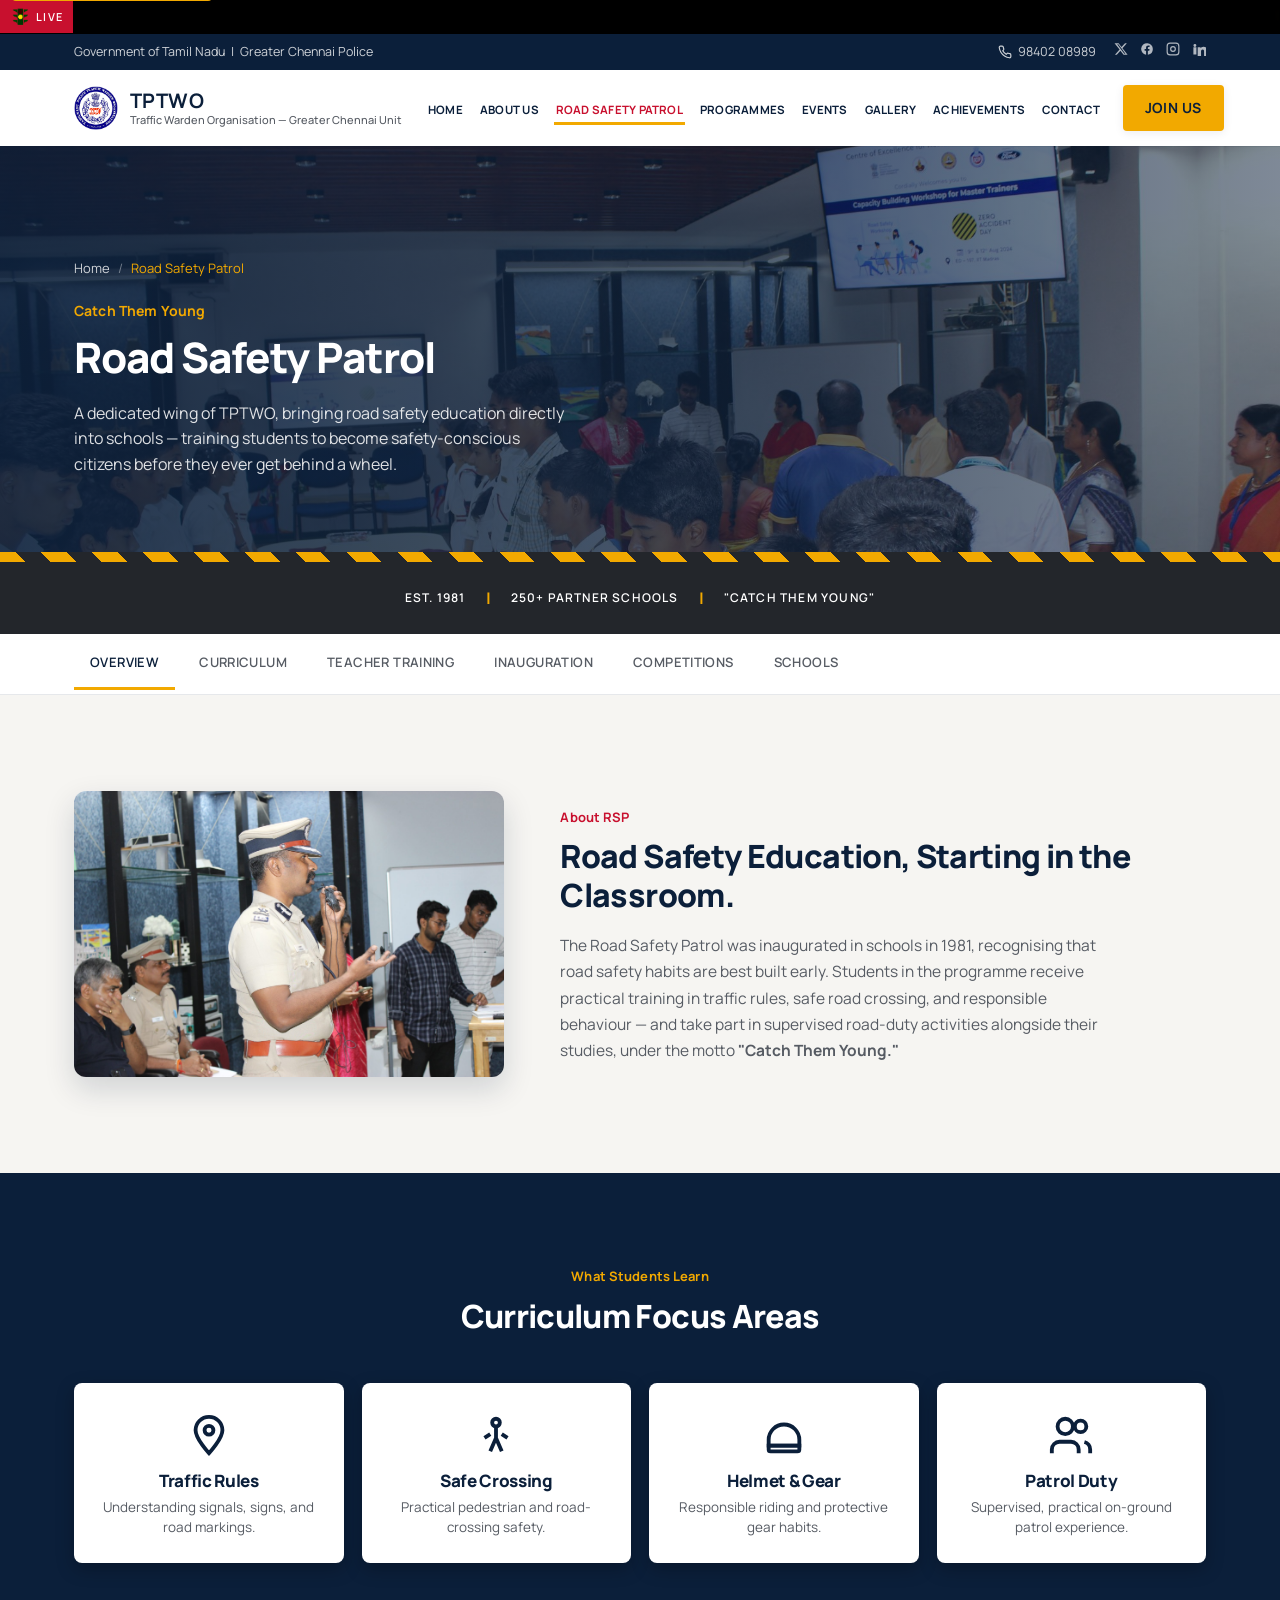
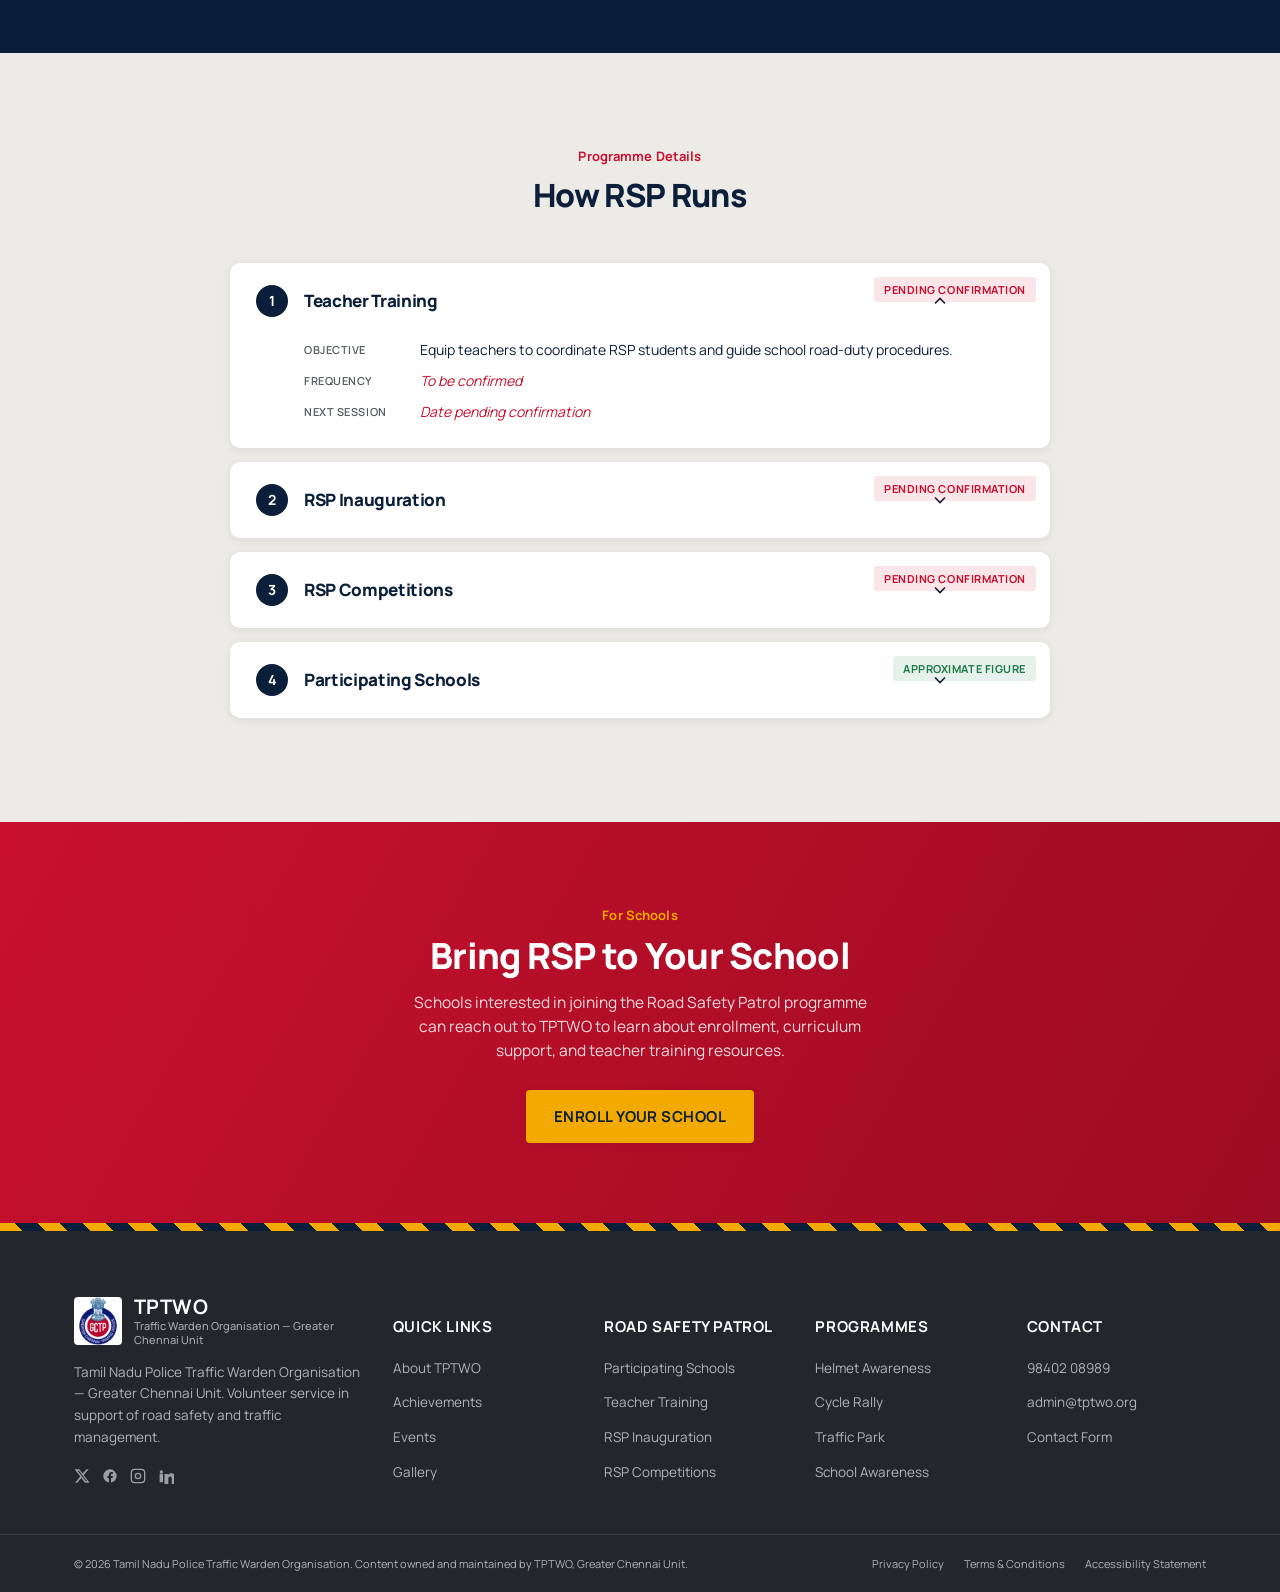
<file: road-safety-patrol.html>
<!DOCTYPE html>
<html lang="en">

<head>
  <meta charset="UTF-8">
  <meta http-equiv="X-UA-Compatible" content="IE=edge">
  <meta name="viewport" content="width=device-width, initial-scale=1.0">
  <title>Road Safety Patrol — Tamil Nadu Police Traffic Warden Organisation</title>
  <meta name="description"
    content="Road Safety Patrol (RSP) — TPTWO's school-based road safety education programme, established 1981. Curriculum, teacher training, competitions, and participating schools.">
  <meta name="robots" content="index, follow">
  <meta name="theme-color" content="#0B1F3A">
  <link rel="canonical" href="https://tptwo.org/road-safety-patrol.html">
  <link rel="icon" type="image/jpeg" href="img/logo-01.jpg">

  <link rel="stylesheet" href="css/site.css">
</head>

<body>

  <a href="#mainContent" class="skip-link">Skip to main content</a>

  <!-- ============ LED ANNOUNCEMENT TICKER ============ -->
  <div class="ticker-board" role="status" aria-label="Latest announcements">
    <span class="ticker-label">
      <img src="img/trafficlight.gif" alt="" class="ticker-signal" aria-hidden="true">
      LIVE
    </span>
    <div class="ticker-track">
      <div class="ticker-content">
        <span>REPUBLIC DAY PARADE — 26 JAN &nbsp;•&nbsp;</span>
        <span>ROAD SAFETY WEEK — 7 TO 13 JAN &nbsp;•&nbsp;</span>
        <span>RSP INTERSCHOOL COMPETITION — REGISTRATIONS OPEN &nbsp;•&nbsp;</span>
        <span>TRAFFIC JUNCTION AWARENESS PROGRAM — NEW BATCH ANNOUNCED &nbsp;•&nbsp;</span>
        <span>JOIN THE WARDEN FORCE — APPLICATIONS OPEN YEAR-ROUND &nbsp;•&nbsp;</span>
      </div>
    </div>
  </div>

  <!-- ============ TOP UTILITY BAR ============ -->
  <div class="utility-bar">
    <div class="container utility-inner">
      <span class="utility-item">Government of Tamil Nadu &nbsp;|&nbsp; Greater Chennai Police</span>
      <div class="utility-right">
        <a href="tel:+919840208989" class="utility-item utility-phone">
          <svg width="14" height="14" viewBox="0 0 24 24" fill="none" stroke="currentColor" stroke-width="2">
            <path
              d="M22 16.92v3a2 2 0 0 1-2.18 2 19.79 19.79 0 0 1-8.63-3.07 19.5 19.5 0 0 1-6-6 19.79 19.79 0 0 1-3.07-8.67A2 2 0 0 1 4.11 2h3a2 2 0 0 1 2 1.72c.127.96.361 1.903.7 2.81a2 2 0 0 1-.45 2.11L8.09 9.91a16 16 0 0 0 6 6l1.27-1.27a2 2 0 0 1 2.11-.45c.907.339 1.85.573 2.81.7A2 2 0 0 1 22 16.92z" />
          </svg>
          98402 08989
        </a>
        <div class="social-links" aria-label="Social media links">
          <a href="https://twitter.com/TPTWO_Official" aria-label="Twitter / X" target="_blank" rel="noopener"><svg
              width="14" height="14" viewBox="0 0 24 24" fill="currentColor">
              <path
                d="M18.9 2H22l-7.5 8.6L23.3 22h-6.9l-5.4-7-6.2 7H1.6l8-9.2L.9 2h7l4.9 6.4L18.9 2zm-1.2 18h1.9L7.4 4H5.4l12.3 16z" />
            </svg></a>
          <a href="https://www.facebook.com/ChennaiTrafficWardens" aria-label="Facebook" target="_blank"
            rel="noopener"><svg width="14" height="14" viewBox="0 0 24 24" fill="currentColor">
              <path
                d="M22 12a10 10 0 1 0-11.6 9.9v-7H7.9V12h2.5V9.8c0-2.5 1.5-3.9 3.8-3.9 1.1 0 2.2.2 2.2.2v2.4h-1.3c-1.2 0-1.6.8-1.6 1.6V12h2.8l-.4 2.9h-2.4v7A10 10 0 0 0 22 12z" />
            </svg></a>
          <a href="https://instagram.com/tptwo_gcu" aria-label="Instagram" target="_blank" rel="noopener"><svg
              width="14" height="14" viewBox="0 0 24 24" fill="none" stroke="currentColor" stroke-width="2">
              <rect x="2" y="2" width="20" height="20" rx="5" />
              <circle cx="12" cy="12" r="4" />
              <circle cx="17.5" cy="6.5" r="0.6" fill="currentColor" stroke="none" />
            </svg></a>
          <a href="https://www.linkedin.com/company/tamilnadu-traffic-police-wardens-organisation/"
            aria-label="LinkedIn" target="_blank" rel="noopener"><svg width="14" height="14" viewBox="0 0 24 24"
              fill="currentColor">
              <path
                d="M4.98 3.5a2.5 2.5 0 1 1 0 5 2.5 2.5 0 0 1 0-5zM2.4 21.5h5.16V9H2.4v12.5zM9.75 9h4.95v1.7h.07c.69-1.3 2.37-2.7 4.88-2.7 5.22 0 6.18 3.4 6.18 7.87v8.13h-5.16v-7.2c0-1.72-.03-3.94-2.4-3.94-2.4 0-2.77 1.87-2.77 3.8v7.34H9.75V9z" />
            </svg></a>
        </div>
      </div>
    </div>
  </div>

  <!-- ============ MAIN NAVIGATION ============ -->
  <header class="site-header" id="siteHeader">
    <div class="container nav-inner">
      <a href="index.html" class="brand">
        <img src="img/logo-01.jpg" alt="TPTWO Emblem" class="brand-logo">
        <span class="brand-text">
          <strong>TPTWO</strong>
          <small>Traffic Warden Organisation — Greater Chennai Unit</small>
        </span>
      </a>

      <button class="nav-toggle" id="navToggle" aria-label="Toggle navigation" aria-expanded="false">
        <span></span><span></span><span></span>
      </button>

      <nav class="main-nav" id="mainNav">
        <ul>
          <li><a href="index.html">Home</a></li>
          <li class="has-dropdown">
            <a href="about.html">About Us</a>
          </li>
          <li class="has-dropdown">
            <a href="road-safety-patrol.html" class="active">Road Safety Patrol</a>
          </li>
          <li class="has-dropdown">
            <a href="programmes.html">Programmes</a>
          </li>
          <li class="has-dropdown">
            <a href="events.html">Events</a>
          </li>
          <li class="has-dropdown">
            <a href="gallery.html">Gallery</a>
          </li>
          <li><a href="achievements.html">Achievements</a></li>
          <li><a href="contact.html">Contact</a></li>
        </ul>
        <a href="contact.html" class="btn btn-amber nav-cta">Join Us</a>
      </nav>
    </div>
  </header>

  <main id="mainContent" tabindex="-1">

    <!-- ============ PAGE HERO ============ -->
    <section class="page-hero">
      <div class="page-hero-bg"><img src="img/slider/home-02.jpg" alt=""></div>
      <div class="page-hero-overlay"></div>
      <div class="container page-hero-inner">
        <nav class="breadcrumb" aria-label="Breadcrumb">
          <a href="index.html">Home</a><span class="sep">/</span><span class="current" aria-current="page">Road
            Safety Patrol</span>
        </nav>
        <span class="eyebrow">Catch Them Young</span>
        <h1 class="page-hero-title">Road Safety Patrol</h1>
        <p class="page-hero-text">A dedicated wing of TPTWO, bringing road safety education directly into schools —
          training students to become safety-conscious citizens before they ever get behind a wheel.</p>
      </div>
      <div class="hazard-strip" aria-hidden="true"></div>
    </section>

    <!-- ============ FACT STRIP ============ -->
    <div class="fact-strip">
      <div class="container fact-strip-inner">
        <span class="fact-item">Est. 1981</span>
        <span class="fact-sep">|</span>
        <span class="fact-item">250+ Partner Schools</span>
        <span class="fact-sep">|</span>
        <span class="fact-item">"Catch Them Young"</span>
      </div>
    </div>

    <!-- ============ STICKY SUB-NAV ============ -->
    <nav class="subnav">
      <div class="container subnav-inner">
        <a href="#overview" class="active">Overview</a>
        <a href="#curriculum">Curriculum</a>
        <a href="#teacher-training" class="subnav-accordion-link">Teacher Training</a>
        <a href="#inauguration" class="subnav-accordion-link">Inauguration</a>
        <a href="#competitions" class="subnav-accordion-link">Competitions</a>
        <a href="#schools">Schools</a>
      </div>
    </nav>

    <!-- ============ ABOUT RSP ============ -->
    <section class="about-section" id="overview">
      <div class="container about-grid">
        <div class="rsp-photo-frame reveal">
          <img src="img/slider/home-04.jpg" alt="Road Safety Patrol students in a school activity">
        </div>
        <div class="about-copy reveal">
          <span class="eyebrow">About RSP</span>
          <h2>Road Safety Education, Starting in the Classroom.</h2>
          <p>The Road Safety Patrol was inaugurated in schools in 1981, recognising that road safety habits are best
            built early. Students in the programme receive practical training in traffic rules, safe road crossing,
            and responsible behaviour — and take part in supervised road-duty activities alongside their studies,
            under the motto <strong>"Catch Them Young."</strong></p>
        </div>
      </div>
    </section>

    <!-- ============ CURRICULUM (dark navy card grid) ============ -->
    <section class="curriculum-dark-section" id="curriculum">
      <div class="container">
        <div class="section-head reveal">
          <span class="eyebrow">What Students Learn</span>
          <h2>Curriculum Focus Areas</h2>
        </div>
        <div class="curriculum-card-grid">
          <div class="curr-dark-card reveal">
            <div class="curr-dark-icon">
              <svg viewBox="0 0 24 24" fill="none" stroke="#0B1F3A" stroke-width="2">
                <path d="M12 21s7-7.5 7-12a7 7 0 10-14 0c0 4.5 7 12 7 12z" />
                <circle cx="12" cy="9" r="2.3" />
              </svg>
            </div>
            <h3>Traffic Rules</h3>
            <p>Understanding signals, signs, and road markings.</p>
          </div>
          <div class="curr-dark-card reveal">
            <div class="curr-dark-icon">
              <svg viewBox="0 0 24 24" fill="none" stroke="#0B1F3A" stroke-width="2">
                <circle cx="12" cy="5" r="2" />
                <path d="M12 7v6l-3 7M12 13l3 7M9 11l-3 2M15 11l3 2" />
              </svg>
            </div>
            <h3>Safe Crossing</h3>
            <p>Practical pedestrian and road-crossing safety.</p>
          </div>
          <div class="curr-dark-card reveal">
            <div class="curr-dark-icon">
              <svg viewBox="0 0 24 24" fill="none" stroke="#0B1F3A" stroke-width="2">
                <path d="M4 14a8 8 0 0116 0v3H4v-3z" />
                <path d="M4 17h16v2a1 1 0 01-1 1H5a1 1 0 01-1-1v-2z" />
              </svg>
            </div>
            <h3>Helmet &amp; Gear</h3>
            <p>Responsible riding and protective gear habits.</p>
          </div>
          <div class="curr-dark-card reveal">
            <div class="curr-dark-icon">
              <svg viewBox="0 0 24 24" fill="none" stroke="#0B1F3A" stroke-width="2">
                <circle cx="9" cy="7" r="4" />
                <path d="M2 21v-2a4 4 0 014-4h6a4 4 0 014 4v2" />
                <circle cx="17" cy="7" r="3" />
                <path d="M22 21v-2a4 4 0 00-3-3.87" />
              </svg>
            </div>
            <h3>Patrol Duty</h3>
            <p>Supervised, practical on-ground patrol experience.</p>
          </div>
        </div>
      </div>
    </section>

    <!-- ============ PROGRAMME DETAILS (accordion — structured fields + status ribbons) ============ -->
    <section class="accordion-section">
      <div class="container">
        <div class="section-head reveal">
          <span class="eyebrow">Programme Details</span>
          <h2>How RSP Runs</h2>
        </div>
        <div class="accordion">

          <div class="accordion-item open" id="teacher-training">
            <span class="status-ribbon pending">Pending Confirmation</span>
            <button class="accordion-trigger">
              <span class="accordion-trigger-left">
                <span class="accordion-num">1</span>
                <h3>Teacher Training</h3>
              </span>
              <svg class="accordion-chevron" width="20" height="20" viewBox="0 0 24 24" fill="none" stroke="#0B1F3A"
                stroke-width="2">
                <path d="M6 9l6 6 6-6" />
              </svg>
            </button>
            <div class="accordion-panel">
              <div class="accordion-panel-inner">
                <div class="field-table">
                  <span class="field-label">Objective</span>
                  <span class="field-value">Equip teachers to coordinate RSP students and guide school road-duty
                    procedures.</span>
                  <span class="field-label">Frequency</span>
                  <span class="field-value tbd">To be confirmed</span>
                  <span class="field-label">Next Session</span>
                  <span class="field-value tbd">Date pending confirmation</span>
                </div>
              </div>
            </div>
          </div>

          <div class="accordion-item" id="inauguration">
            <span class="status-ribbon pending">Pending Confirmation</span>
            <button class="accordion-trigger">
              <span class="accordion-trigger-left">
                <span class="accordion-num">2</span>
                <h3>RSP Inauguration</h3>
              </span>
              <svg class="accordion-chevron" width="20" height="20" viewBox="0 0 24 24" fill="none" stroke="#0B1F3A"
                stroke-width="2">
                <path d="M6 9l6 6 6-6" />
              </svg>
            </button>
            <div class="accordion-panel">
              <div class="accordion-panel-inner">
                <div class="field-table">
                  <span class="field-label">Objective</span>
                  <span class="field-value">Formally launch the RSP programme each year for new student
                    batches.</span>
                  <span class="field-label">Held Since</span>
                  <span class="field-value">1981</span>
                  <span class="field-label">Photos</span>
                  <span class="field-value tbd">Pending confirmation</span>
                </div>
              </div>
            </div>
          </div>

          <div class="accordion-item" id="competitions">
            <span class="status-ribbon pending">Pending Confirmation</span>
            <button class="accordion-trigger">
              <span class="accordion-trigger-left">
                <span class="accordion-num">3</span>
                <h3>RSP Competitions</h3>
              </span>
              <svg class="accordion-chevron" width="20" height="20" viewBox="0 0 24 24" fill="none" stroke="#0B1F3A"
                stroke-width="2">
                <path d="M6 9l6 6 6-6" />
              </svg>
            </button>
            <div class="accordion-panel">
              <div class="accordion-panel-inner">
                <div class="field-table">
                  <span class="field-label">Objective</span>
                  <span class="field-value">Quiz and awareness competitions for RSP students across partner
                    schools.</span>
                  <span class="field-label">Rules</span>
                  <span class="field-value tbd">Pending confirmation</span>
                  <span class="field-label">Results</span>
                  <span class="field-value tbd">Pending confirmation</span>
                </div>
              </div>
            </div>
          </div>

          <div class="accordion-item" id="schools-detail">
            <span class="status-ribbon confirmed">Approximate Figure</span>
            <button class="accordion-trigger">
              <span class="accordion-trigger-left">
                <span class="accordion-num">4</span>
                <h3>Participating Schools</h3>
              </span>
              <svg class="accordion-chevron" width="20" height="20" viewBox="0 0 24 24" fill="none" stroke="#0B1F3A"
                stroke-width="2">
                <path d="M6 9l6 6 6-6" />
              </svg>
            </button>
            <div class="accordion-panel">
              <div class="accordion-panel-inner">
                <div class="field-table">
                  <span class="field-label">Schools</span>
                  <span class="field-value">250+ across Greater Chennai</span>
                  <span class="field-label">Directory</span>
                  <span class="field-value tbd">Full list pending confirmation</span>
                </div>
              </div>
            </div>
          </div>

        </div>
      </div>
    </section>

    <!-- ============ FOR SCHOOLS (red CTA theme, single section) ============ -->
    <section class="join-cta" id="schools">
      <div class="container join-cta-inner reveal">
        <span class="eyebrow eyebrow-on-red">For Schools</span>
        <h2>Bring RSP to Your School</h2>
        <p>Schools interested in joining the Road Safety Patrol programme can reach out to TPTWO to learn about
          enrollment, curriculum support, and teacher training resources.</p>
        <a href="contact.html" class="btn btn-amber">Enroll Your School</a>
      </div>
    </section>

  </main>

  <!-- ============ FOOTER ============ -->
  <footer class="site-footer">
    <div class="footer-hazard" aria-hidden="true"></div>
    <div class="container footer-grid">
      <div class="footer-col">
        <div class="footer-brand-row">
          <img src="img/logo-02.jpg" alt="Greater Chennai Traffic Police" class="footer-logo">
          <span class="brand-text1">
            <strong>TPTWO</strong>
            <small>Traffic Warden Organisation — Greater Chennai Unit</small>
          </span>
        </div>
        <p>Tamil Nadu Police Traffic Warden Organisation — Greater Chennai Unit. Volunteer service in support of road
          safety and traffic management.</p>
        <div class="social-links footer-social">
          <a href="https://twitter.com/TPTWO_Official" aria-label="Twitter / X" target="_blank" rel="noopener"><svg
              width="16" height="16" viewBox="0 0 24 24" fill="currentColor">
              <path
                d="M18.9 2H22l-7.5 8.6L23.3 22h-6.9l-5.4-7-6.2 7H1.6l8-9.2L.9 2h7l4.9 6.4L18.9 2zm-1.2 18h1.9L7.4 4H5.4l12.3 16z" />
            </svg></a>
          <a href="https://www.facebook.com/ChennaiTrafficWardens" aria-label="Facebook" target="_blank"
            rel="noopener"><svg width="16" height="16" viewBox="0 0 24 24" fill="currentColor">
              <path
                d="M22 12a10 10 0 1 0-11.6 9.9v-7H7.9V12h2.5V9.8c0-2.5 1.5-3.9 3.8-3.9 1.1 0 2.2.2 2.2.2v2.4h-1.3c-1.2 0-1.6.8-1.6 1.6V12h2.8l-.4 2.9h-2.4v7A10 10 0 0 0 22 12z" />
            </svg></a>
          <a href="https://instagram.com/tptwo_gcu" aria-label="Instagram" target="_blank" rel="noopener"><svg
              width="16" height="16" viewBox="0 0 24 24" fill="none" stroke="currentColor" stroke-width="2">
              <rect x="2" y="2" width="20" height="20" rx="5" />
              <circle cx="12" cy="12" r="4" />
            </svg></a>
          <a href="https://www.linkedin.com/company/tamilnadu-traffic-police-wardens-organisation/"
            aria-label="LinkedIn" target="_blank" rel="noopener"><svg width="16" height="16" viewBox="0 0 24 24"
              fill="currentColor">
              <path
                d="M4.98 3.5a2.5 2.5 0 1 1 0 5 2.5 2.5 0 0 1 0-5zM2.4 21.5h5.16V9H2.4v12.5zM9.75 9h4.95v1.7h.07c.69-1.3 2.37-2.7 4.88-2.7 5.22 0 6.18 3.4 6.18 7.87v8.13h-5.16v-7.2c0-1.72-.03-3.94-2.4-3.94-2.4 0-2.77 1.87-2.77 3.8v7.34H9.75V9z" />
            </svg></a>
        </div>
      </div>
      <div class="footer-col">
        <h4>Quick Links</h4>
        <ul>
          <li><a href="about.html">About TPTWO</a></li>
          <li><a href="achievements.html">Achievements</a></li>
          <li><a href="events.html">Events</a></li>
          <li><a href="gallery.html">Gallery</a></li>
        </ul>
      </div>
      <div class="footer-col">
        <h4>Road Safety Patrol</h4>
        <ul>
          <li><a href="road-safety-patrol.html#schools">Participating Schools</a></li>
          <li><a href="road-safety-patrol.html#teacher-training">Teacher Training</a></li>
          <li><a href="road-safety-patrol.html#inauguration">RSP Inauguration</a></li>
          <li><a href="road-safety-patrol.html#competitions">RSP Competitions</a></li>
        </ul>
      </div>
      <div class="footer-col">
        <h4>Programmes</h4>
        <ul>
          <li><a href="programmes.html#helmet-awareness">Helmet Awareness</a></li>
          <li><a href="programmes.html#cycle-rally">Cycle Rally</a></li>
          <li><a href="programmes.html#traffic-park">Traffic Park</a></li>
          <li><a href="programmes.html#school-awareness">School Awareness</a></li>
        </ul>
      </div>
      <div class="footer-col">
        <h4>Contact</h4>
        <ul>
          <li><a href="tel:+919840208989">98402 08989</a></li>
          <li><a href="mailto:admin@tptwo.org">admin@tptwo.org</a></li>
          <li><a href="contact.html">Contact Form</a></li>
        </ul>
      </div>
    </div>
    <div class="footer-bottom">
      <div class="container footer-bottom-inner">
        <span>© 2026 Tamil Nadu Police Traffic Warden Organisation. Content owned and maintained by TPTWO, Greater
          Chennai Unit.</span>
        <div class="footer-legal">
          <a href="index.html">Privacy Policy</a>
          <a href="index.html">Terms &amp; Conditions</a>
          <a href="index.html">Accessibility Statement</a>
        </div>
      </div>
    </div>
  </footer>

  <script src="js/site.js"></script>
  <script>
    document.querySelectorAll('.accordion-trigger').forEach(btn => {
      btn.addEventListener('click', () => {
        const item = btn.closest('.accordion-item');
        const wasOpen = item.classList.contains('open');
        document.querySelectorAll('.accordion-item').forEach(i => i.classList.remove('open'));
        if (!wasOpen) item.classList.add('open');
      });
    });

    // Sub-nav links to accordion sections should auto-open that accordion item
    document.querySelectorAll('.subnav-accordion-link').forEach(link => {
      link.addEventListener('click', () => {
        const targetId = link.getAttribute('href').substring(1);
        const targetItem = document.getElementById(targetId);
        if (targetItem && targetItem.classList.contains('accordion-item')) {
          document.querySelectorAll('.accordion-item').forEach(i => i.classList.remove('open'));
          targetItem.classList.add('open');
        }
      });
    });
  </script>
</body>

</html>
</file>
<file: css/site.css>
/* ---------- Local fonts (bundled; no external request needed) ---------- */
@font-face {
  font-family: 'Manrope';
  font-style: normal;
  font-weight: 400;
  font-display: swap;
  src: url('../fonts/manrope-latin-400-normal.woff2') format('woff2');
}

@font-face {
  font-family: 'Manrope';
  font-style: normal;
  font-weight: 500;
  font-display: swap;
  src: url('../fonts/manrope-latin-500-normal.woff2') format('woff2');
}

@font-face {
  font-family: 'Manrope';
  font-style: normal;
  font-weight: 600;
  font-display: swap;
  src: url('../fonts/manrope-latin-600-normal.woff2') format('woff2');
}

@font-face {
  font-family: 'Manrope';
  font-style: normal;
  font-weight: 700;
  font-display: swap;
  src: url('../fonts/manrope-latin-700-normal.woff2') format('woff2');
}

@font-face {
  font-family: 'Manrope';
  font-style: normal;
  font-weight: 800;
  font-display: swap;
  src: url('../fonts/manrope-latin-800-normal.woff2') format('woff2');
}

/* ============================================================
   TPTWO — Design Tokens
   ============================================================ */
:root {
  --ink-navy: #0B1F3A;
  --ink-navy-light: #142c52;
  --signal-amber: #F2A900;
  --alert-red: #C8102E;
  --go-green: #1B7A43;
  --asphalt: #23262B;
  --paper: #F6F5F2;
  --paper-dim: #EDEBE5;
  --ink: #1A1D22;
  --ink-soft: #565B63;
  --white: #FFFFFF;

  --font-display: 'Manrope', system-ui, sans-serif;
  --font-body: 'Manrope', system-ui, sans-serif;
  --font-mono: 'Manrope', system-ui, sans-serif;

  --radius: 4px;
  --container: 1180px;

  --shadow-card: 0 2px 10px rgba(11, 31, 58, 0.08);
  --shadow-lift: 0 12px 30px rgba(11, 31, 58, 0.16);
}

@media (prefers-reduced-motion: reduce) {
  * {
    animation-duration: 0.001ms !important;
    animation-iteration-count: 1 !important;
    transition-duration: 0.001ms !important;
    scroll-behavior: auto !important;
  }
}

*,
*::before,
*::after {
  box-sizing: border-box;
}

html {
  scroll-behavior: smooth;
  width: 100%;
  overflow-x: clip;
}

body {
  margin: 0;
  width: 100%;
  min-width: 100%;
  overflow-x: clip;
  font-family: var(--font-body);
  color: var(--ink);
  background: var(--paper);
  line-height: 1.55;
  -webkit-font-smoothing: antialiased;
}

img {
  max-width: 100%;
  display: block;
}

a {
  color: inherit;
  text-decoration: none;
}

ul {
  list-style: none;
  margin: 0;
  padding: 0;
}

h1,
h2,
h3 {
  font-family: var(--font-display);
  font-weight: 800;
  line-height: 1.15;
  letter-spacing: -0.02em;
  margin: 0;
  color: var(--ink-navy);
}

p {
  margin: 0;
}

button {
  font-family: inherit;
  cursor: pointer;
}

:focus-visible {
  outline: 3px solid var(--signal-amber);
  outline-offset: 2px;
}

/* ---------- Skip link (GIGW / WCAG) ---------- */
.skip-link {
  position: absolute;
  top: -48px;
  left: 12px;
  z-index: 1000;
  background: var(--signal-amber);
  color: var(--ink-navy);
  padding: 12px 20px;
  font-weight: 700;
  border-radius: 0 0 4px 4px;
  transition: top .15s ease;
}

.skip-link:focus {
  top: 0;
}

.container {
  max-width: var(--container);
  margin: 0 auto;
  padding: 0 24px;
  width: 100%;
}

/* Full-bleed section safeguard — these must always span the full viewport */
.ticker-board,
.a11y-bar,
.utility-bar,
.site-header,
.hero,
.trust-strip,
.stats-band,
.about-section,
.tips-section,
.events-section,
.join-cta,
.site-footer {
  width: 100%;
}

.eyebrow {
  display: inline-block;
  font-family: var(--font-mono);
  font-size: 15px;
  font-weight: 600;
  letter-spacing: 0.14em;
  text-transform: uppercase;
  color: var(--alert-red);
  margin-bottom: 10px;
}

/* Buttons */
.btn {
  display: inline-flex;
  align-items: center;
  justify-content: center;
  padding: 13px 26px;
  font-family: var(--font-display);
  font-weight: 700;
  font-size: 15px;
  letter-spacing: 0.03em;
  text-transform: uppercase;
  border-radius: var(--radius);
  border: 2px solid transparent;
  transition: transform .15s ease, box-shadow .15s ease, background .15s ease;
}

.btn:hover {
  transform: translateY(-2px);
}

.btn-red {
  background: var(--alert-red);
  color: var(--white);
  box-shadow: var(--shadow-card);
}

.btn-red:hover {
  background: #a80e26;
  box-shadow: var(--shadow-lift);
}

.btn-amber {
  background: var(--signal-amber);
  color: var(--ink-navy);
  box-shadow: var(--shadow-card);
}

.btn-amber:hover {
  background: #d99700;
  box-shadow: var(--shadow-lift);
}

.btn-outline {
  border-color: var(--ink-navy);
  color: var(--ink-navy);
}

.btn-outline:hover {
  background: var(--ink-navy);
  color: var(--white);
}

.btn-outline-light {
  border-color: rgba(255, 255, 255, 0.4);
  color: var(--white);
}

.btn-outline-light:hover {
  background: var(--white);
  color: var(--asphalt);
}

.text-link {
  display: inline-block;
  margin-top: 18px;
  font-weight: 600;
  color: var(--alert-red);
  border-bottom: 2px solid transparent;
  transition: border-color .15s ease;
}

.text-link:hover {
  border-color: var(--alert-red);
}

/* ============================================================
   LED Ticker — signature element
   ============================================================ */
.ticker-board {
  background: #000;
  color: var(--signal-amber);
  display: flex;
  align-items: center;
  height: 34px;
  overflow: hidden;
  border-bottom: 1px solid #000;
}

.ticker-label {
  flex: 0 0 auto;
  font-family: var(--font-mono);
  font-size: 11px;
  font-weight: 600;
  letter-spacing: 0.12em;
  background: var(--alert-red);
  color: var(--white);
  padding: 0 10px;
  height: 100%;
  display: flex;
  align-items: center;
  gap: 6px;
}

.ticker-signal {
  height: 20px;
  width: auto;
  display: block;
}

.ticker-track {
  flex: 1;
  overflow: hidden;
  position: relative;
  height: 100%;
  -webkit-mask-image: linear-gradient(90deg, transparent, black 24px, black calc(100% - 24px), transparent);
  mask-image: linear-gradient(90deg, transparent, black 24px, black calc(100% - 24px), transparent);
}

.ticker-content {
  position: absolute;
  white-space: nowrap;
  display: flex;
  align-items: center;
  height: 100%;
  font-family: var(--font-mono);
  font-size: 12px;
  font-weight: 600;
  letter-spacing: 0.06em;
  text-shadow: 0 0 6px rgba(242, 169, 0, 0.55);
  animation: ticker-scroll 28s linear infinite;
  padding-left: 100%;
}

@keyframes ticker-scroll {
  from {
    transform: translateX(0);
  }

  to {
    transform: translateX(-100%);
  }
}

/* Utility bar */
.utility-bar {
  background: var(--ink-navy);
  color: rgba(255, 255, 255, 0.8);
  font-size: 12.5px;
}

.utility-inner {
  display: flex;
  justify-content: space-between;
  align-items: center;
  height: 36px;
}

.utility-item {
  display: flex;
  align-items: center;
  gap: 6px;
}

.utility-right {
  display: flex;
  align-items: center;
  gap: 18px;
}

.utility-phone:hover {
  color: var(--signal-amber);
}

.social-links {
  display: flex;
  gap: 12px;
}

.social-links a {
  opacity: 0.85;
  transition: opacity .15s ease, color .15s ease;
}

.social-links a:hover {
  opacity: 1;
  color: var(--signal-amber);
}

/* ============================================================
   Header / Nav
   ============================================================ */
.site-header {
  background: var(--white);
  box-shadow: 0 1px 0 rgba(11, 31, 58, 0.08);
  position: sticky;
  top: 0;
  z-index: 100;
  transition: box-shadow .2s ease;
}

.site-header.scrolled {
  box-shadow: 0 4px 16px rgba(11, 31, 58, 0.12);
}

.nav-inner {
  display: flex;
  align-items: center;
  justify-content: space-between;
  height: 76px;
  gap: 24px;
}

.brand {
  display: flex;
  align-items: center;
  gap: 12px;
  flex: 0 0 auto;
}

.brand-logo {
  height: 44px;
  width: auto;
}

.brand-text {
  display: flex;
  flex-direction: column;
  line-height: 1.2;
}

.brand-text strong {
  font-family: var(--font-display);
  font-size: 20px;
  color: var(--ink-navy);
  letter-spacing: 0.02em;
}

.brand-text small {
  font-size: 11px;
  color: var(--ink-soft);
  font-weight: 500;
}

.brand-text1 {
  display: flex;
  flex-direction: column;
  line-height: 1.2;
}

.brand-text1 strong {
  font-family: var(--font-display);
  font-size: 20px;
  color: #fff;
  letter-spacing: 0.02em;
}

.brand-text1 small {
  font-size: 11px;
  color: var(--ink-soft);
  font-weight: 500;
}

.main-nav {
  display: flex;
  align-items: center;
  gap: 20px;
}

.main-nav ul {
  display: flex;
  align-items: center;
  gap: 13px;
}

.main-nav>ul>li {
  position: relative;
}

.main-nav>ul>li>a {
  font-family: var(--font-display);
  font-weight: 700;
  font-size: 11.5px;
  letter-spacing: 0.02em;
  text-transform: uppercase;
  color: var(--ink-navy);
  padding: 8px 2px;
  position: relative;
  white-space: nowrap;
}

.main-nav>ul>li>a::after {
  content: '';
  position: absolute;
  left: 0;
  right: 0;
  bottom: 0;
  height: 3px;
  background: var(--signal-amber);
  transform: scaleX(0);
  transform-origin: left;
  transition: transform .18s ease;
}

.main-nav>ul>li>a:hover::after,
.main-nav>ul>li>a.active::after {
  transform: scaleX(1);
}

.main-nav>ul>li>a.active {
  color: var(--alert-red);
}

.has-dropdown .dropdown {
  position: absolute;
  top: 100%;
  left: 0;
  background: var(--white);
  min-width: 240px;
  box-shadow: var(--shadow-lift);
  border-radius: var(--radius);
  border-top: 3px solid var(--signal-amber);
  padding: 8px 0;
  opacity: 0;
  visibility: hidden;
  transform: translateY(6px);
  transition: opacity .15s ease, transform .15s ease, visibility .15s ease;
}

.has-dropdown:hover .dropdown {
  opacity: 1;
  visibility: visible;
  transform: translateY(0);
}

.dropdown li a {
  display: block;
  padding: 9px 18px;
  font-size: 14px;
  color: var(--ink);
  font-weight: 500;
}

.dropdown li a:hover {
  background: var(--paper-dim);
  color: var(--alert-red);
}

.nav-cta {
  padding: 10px 20px;
  font-size: 14px;
  white-space: nowrap;
}

.nav-toggle {
  display: none;
  flex-direction: column;
  gap: 5px;
  background: none;
  border: none;
  padding: 6px;
}

.nav-toggle span {
  width: 26px;
  height: 3px;
  background: var(--ink-navy);
  border-radius: 2px;
}

/* ============================================================
   Hero
   ============================================================ */
.hero {
  position: relative;
  background: linear-gradient(180deg, var(--paper) 0%, var(--paper-dim) 100%);
  padding: 72px 0 0;
  overflow: hidden;
}

.hero-inner {
  display: grid;
  grid-template-columns: 1.05fr 0.95fr;
  gap: 56px;
  align-items: center;
  padding-bottom: 64px;
}

.hero-copy h1 {
  font-size: clamp(34px, 3.8vw, 50px);
  margin-bottom: 20px;
}

.hero-copy p {
  font-size: 17px;
  color: var(--ink-soft);
  max-width: 540px;
  margin-bottom: 31px;
  text-align: left;
}

.hero-actions {
  display: flex;
  gap: 16px;
  flex-wrap: wrap;
}

.badge-frame {
  position: relative;
  background: var(--ink-navy);
  padding: 14px;
  border-radius: 10px;
  box-shadow: var(--shadow-lift);
}

.slider {
  position: relative;
  aspect-ratio: 4/3;
  overflow: hidden;
  border-radius: 4px;
}

.slide {
  position: absolute;
  inset: 0;
  width: 100%;
  height: 100%;
  object-fit: cover;
  opacity: 0;
  transition: opacity .6s ease;
}

.slide.active {
  opacity: 1;
}

/* .slide-arrow{
  position:absolute; top:50%; transform:translateY(-50%);
  width:38px; height:38px; border-radius:50%;
  background: rgba(11,31,58,0.55); color:#fff; border:none;
  display:flex; align-items:center; justify-content:center;
  font-size:14px; transition: background .15s ease;
} */
.slide-arrow {
  position: absolute;
  top: 50%;
  transform: translateY(-50%);
  width: 42px;
  height: 42px;
  border-radius: 50%;
  background: rgba(11, 31, 58, 0.85);
  color: #fff;
  border: 2px solid rgba(255, 255, 255, 0.3);
  display: flex;
  align-items: center;
  justify-content: center;
  font-size: 15px;
  transition: background .15s ease, border-color .15s ease;
}

/* .slide-arrow:hover{ background: var(--alert-red); } */
.slide-arrow:hover {
  background: var(--alert-red);
  border-color: var(--alert-red);
}

.slide-arrow.prev {
  left: 24px;
}

.slide-arrow.next {
  right: 24px;
}

.slide-plate {
  position: absolute;
  left: 14px;
  right: 14px;
  bottom: 14px;
  background: var(--signal-amber);
  color: var(--ink-navy);
  font-family: var(--font-mono);
  font-size: 12px;
  font-weight: 600;
  padding: 8px 12px;
  border-radius: 3px;
}

.slide-dots {
  display: flex;
  justify-content: center;
  gap: 8px;
  margin-top: 14px;
}

.slide-dots button {
  width: 9px;
  height: 9px;
  border-radius: 50%;
  background: rgba(11, 31, 58, 0.25);
  border: none;
  padding: 0;
  cursor: pointer;
  transition: background .15s ease, transform .15s ease;
}

.slide-dots button.active {
  background: var(--alert-red);
  transform: scale(1.25);
}

.hazard-strip {
  height: 10px;
  background: repeating-linear-gradient(45deg, var(--signal-amber) 0 18px, var(--asphalt) 18px 36px);
}

/* ============================================================
   Trust strip — real official marks
   ============================================================ */
.trust-strip {
  background: var(--white);
  border-bottom: 1px solid rgba(11, 31, 58, 0.08);
  padding: 22px 0;
}

.trust-inner {
  display: flex;
  align-items: center;
  justify-content: center;
  gap: 28px;
  flex-wrap: wrap;
}

.trust-label {
  font-family: var(--font-mono);
  font-size: 11px;
  font-weight: 600;
  letter-spacing: 0.1em;
  text-transform: uppercase;
  color: var(--ink-soft);
}

/* .trust-marks{ display:flex; align-items:center; gap:28px; } */
.trust-marks {
  display: flex;
  align-items: center;
  gap: 0;
}

/* .trust-mark{ height:56px; width:auto; object-fit:contain; }
.trust-mark-rsp{ height:48px; } */
.trust-mark {
  height: 72px;
  width: auto;
  object-fit: contain;
  padding: 0 24px;
  border-right: 1px solid rgba(11, 31, 58, 0.15);
}

.trust-mark:last-child {
  border-right: none;
}

.trust-mark-rsp {
  height: 64px;
}

/* ============================================================
   Milestone strip
   ============================================================ */
.milestone-strip {
  background: var(--asphalt);
  padding: 20px 0;
}

.milestone-inner {
  display: flex;
  align-items: center;
  justify-content: center;
  gap: 16px;
  flex-wrap: wrap;
  text-align: center;
}

.milestone-year {
  font-family: var(--font-mono);
  font-weight: 700;
  font-size: 22px;
  color: var(--signal-amber);
  border: 2px solid var(--signal-amber);
  border-radius: 4px;
  padding: 2px 10px;
  line-height: 1.3;
}

.milestone-text {
  font-family: var(--font-display);
  font-weight: 600;
  font-size: 16px;
  letter-spacing: 0.02em;
  text-transform: uppercase;
  color: var(--white);
}

/* ============================================================
   Stats band
   ============================================================ */
.stats-band {
  background: var(--ink-navy);
  padding: 52px 0 28px;
}

.stats-grid {
  display: grid;
  grid-template-columns: repeat(4, 1fr);
  gap: 24px;
  text-align: center;
}

.stat-number {
  display: block;
  font-family: var(--font-mono);
  font-weight: 600;
  font-size: clamp(30px, 4vw, 44px);
  color: var(--signal-amber);
}

.stat-label {
  display: block;
  margin-top: 6px;
  font-size: 13px;
  color: rgba(255, 255, 255, 0.75);
  text-transform: uppercase;
  letter-spacing: 0.06em;
}

.stats-note {
  text-align: center;
  font-size: 12px;
  color: rgba(255, 255, 255, 0.4);
  margin-top: 20px;
}

/* ============================================================
   About
   ============================================================ */
.about-section {
  padding: 96px 0;
}

.about-grid {
  display: grid;
  grid-template-columns: 0.4fr 0.6fr;
  gap: 56px;
  align-items: center;
}

.about-emblem {
  display: flex;
  justify-content: center;
  position: relative;
}

.about-emblem::before {
  content: '';
  position: absolute;
  inset: -16px;
  border: 2px dashed rgba(11, 31, 58, 0.15);
  border-radius: 50%;
  z-index: -1;
}

/* .emblem-img{ width:220px; height:220px; object-fit:contain; padding:30px; background: var(--white); border-radius:50%; box-shadow: var(--shadow-card); } */
.emblem-img {
  width: 280px;
  height: 280px;
  object-fit: contain;
  padding: 36px;
  background: var(--white);
  border-radius: 50%;
  border: 6px solid var(--paper-dim);
  box-shadow: var(--shadow-lift);
}

.about-copy h2 {
  font-size: clamp(26px, 3vw, 36px);
  margin-bottom: 18px;
}

.about-copy p {
  color: var(--ink-soft);
  font-size: 16px;
  max-width: 560px;
  text-align: left;
}


/* ============================================================
   Safety tips — road sign cards
   ============================================================ */
/* ============================================================
   Programmes spotlight
   ============================================================ */
.programmes-section {
  background: var(--white);
  padding: 90px 0;
}

.programmes-grid {
  display: grid;
  grid-template-columns: repeat(5, 1fr);
  gap: 18px;
}

.programme-card {
  display: block;
  text-align: center;
  background: var(--paper-dim);
  border-radius: 10px;
  padding: 28px 18px;
  transition: transform .15s ease, box-shadow .15s ease, background .15s ease;
}

.programme-card:hover {
  transform: translateY(-4px);
  box-shadow: var(--shadow-lift);
  background: var(--white);
}

.programme-icon {
  display: flex;
  align-items: center;
  justify-content: center;
  width: 52px;
  height: 52px;
  margin: 0 auto 14px;
  background: var(--signal-amber);
  border-radius: 50%;
}

.programme-icon svg {
  width: 24px;
  height: 24px;
}

.programme-card h3 {
  font-size: 16px;
  margin-bottom: 8px;
  color: var(--ink-navy);
}

.programme-card p {
  font-size: 13px;
  color: var(--ink-soft);
  line-height: 1.5;
}

/* ============================================================
   Programme card photos — additive, does not modify rules above
   ============================================================ */
.programme-image-box {
  aspect-ratio: 4/3;
  overflow: hidden;
  border-radius: 8px;
  background: var(--ink-navy);
  margin-bottom: 14px;
}

.programme-image-box img {
  width: 100%;
  height: 100%;
  object-fit: cover;
  display: block;
  transition: transform .3s ease;
}

.programme-card:hover .programme-image-box img {
  transform: scale(1.05);
}

.tips-section {
  background: var(--paper-dim);
  padding: 90px 0;
}

.section-head {
  text-align: center;
  max-width: 560px;
  margin: 0 auto 48px;
}

.section-head h2 {
  font-size: clamp(26px, 3vw, 34px);
}

.section-head.light .eyebrow {
  color: var(--signal-amber);
}

.section-head.light h2 {
  color: var(--white);
}

.tips-grid {
  display: grid;
  grid-template-columns: repeat(4, 1fr);
  gap: 18px;
}

.tip-sign {
  background: var(--white);
  border: 2px solid var(--ink-navy);
  border-radius: 10px;
  padding: 22px 16px;
  text-align: center;
  box-shadow: var(--shadow-card);
  transition: transform .15s ease, box-shadow .15s ease;
}

.tip-sign:hover {
  transform: translateY(-4px);
  box-shadow: var(--shadow-lift);
}

/* .tip-icon{
  display:inline-flex; align-items:center; justify-content:center;
  width:40px; height:40px; margin-bottom:12px;
  background: var(--signal-amber); color: var(--ink-navy);
  clip-path: polygon(50% 0%, 100% 100%, 0% 100%);
  font-weight:700; font-size:18px; padding-top:8px;
} */

/* Changes applied 7/8/2026 */
.tip-icon {
  display: flex;
  align-items: center;
  justify-content: center;
  width: 90px;
  height: 80px;
  margin: 0 auto 12px;
  background: var(--signal-amber);
  clip-path: polygon(50% 0%, 100% 100%, 0% 100%);
  padding-top: 10px;
}

.tip-icon-img {
  width: 38px;
  height: 34px;
  display: block;
  margin-top: 10px;
}

.tip-sign p {
  font-size: 14px;
  font-weight: 600;
  color: var(--ink-navy);
}

/* ============================================================
   Events — duty roster style
   ============================================================ */
.events-section {
  background: var(--asphalt);
  padding: 90px 0;
}

.events-grid {
  display: grid;
  grid-template-columns: repeat(4, 1fr);
  gap: 18px;
}

.event-card {
  display: flex;
  gap: 16px;
  align-items: flex-start;
  background: rgba(255, 255, 255, 0.04);
  border: 1px solid rgba(255, 255, 255, 0.1);
  border-radius: 8px;
  padding: 20px;
  transition: background .15s ease, transform .15s ease;
}

.event-card:hover {
  background: rgba(255, 255, 255, 0.08);
  transform: translateY(-3px);
}

.event-date {
  flex: 0 0 auto;
  width: 56px;
  text-align: center;
  font-family: var(--font-mono);
  background: var(--signal-amber);
  color: var(--ink-navy);
  border-radius: 6px;
  padding: 8px 0;
}

.event-date-label .month-only {
  font-size: 11px;
  font-weight: 700;
  line-height: 1.3;
  letter-spacing: 0.04em;
}

.event-date .day {
  display: block;
  font-size: 20px;
  font-weight: 700;
  line-height: 1;
}

.event-date .month {
  display: block;
  font-size: 10px;
  font-weight: 600;
  letter-spacing: 0.08em;
}

.event-body h3 {
  color: var(--white);
  font-size: 16px;
  margin-bottom: 6px;
}

.event-body p {
  color: rgba(255, 255, 255, 0.6);
  font-size: 13px;
}

.events-cta {
  text-align: center;
  margin-top: 40px;
}

/* ============================================================
   Join CTA
   ============================================================ */
.join-cta {
  background: linear-gradient(120deg, var(--alert-red), #9c0c22);
  padding: 80px 0;
}

.join-cta-inner {
  text-align: center;
  max-width: 600px;
  margin: 0 auto;
}

.join-cta h2 {
  color: var(--white);
  font-size: 36px;
  margin-bottom: 14px;
}

.join-cta p {
  color: rgba(255, 255, 255, 0.85);
  margin-bottom: 28px;
}

/* ============================================================
   Footer
   ============================================================ */
.site-footer {
  background: var(--asphalt);
  color: rgba(255, 255, 255, 0.65);
}

.footer-hazard {
  height: 8px;
  background: repeating-linear-gradient(45deg, var(--signal-amber) 0 16px, var(--ink-navy) 16px 32px);
}

.footer-grid {
  display: grid;
  grid-template-columns: 1.6fr 1fr 1fr 1fr 1fr;
  gap: 32px;
  padding: 64px 0 40px;
}

/* .footer-logo {
  height: 48px;
  width: auto;
  margin-bottom: 16px;
  border-radius: 4px;
} */

.footer-brand-row {
  display: flex;
  align-items: center;
  gap: 12px;
  margin-bottom: 16px;
}

.footer-logo {
  height: 48px;
  width: auto;
  border-radius: 4px;
  margin-bottom: 0;
}

.footer-brand-row .brand-text1 small {
  color: rgba(255, 255, 255, 0.6);
}

.footer-col p {
  font-size: 13.5px;
  line-height: 1.6;
}

.footer-col h4 {
  color: var(--white);
  font-family: var(--font-display);
  font-size: 15px;
  letter-spacing: 0.04em;
  text-transform: uppercase;
  margin-bottom: 16px;
}

.footer-col ul li {
  margin-bottom: 10px;
}

.footer-col ul a {
  font-size: 13.5px;
  transition: color .15s ease;
}

.footer-col ul a:hover {
  color: var(--signal-amber);
}

.footer-social {
  margin-top: 18px;
}

.footer-bottom {
  border-top: 1px solid rgba(255, 255, 255, 0.1);
}

.footer-bottom-inner {
  display: flex;
  justify-content: space-between;
  align-items: center;
  padding: 20px 0;
  font-size: 11px;
}

.footer-legal {
  display: flex;
  gap: 20px;
}

.footer-legal a:hover {
  color: var(--signal-amber);
}

/* ============================================================
   Reveal-on-scroll
   ============================================================ */
.reveal {
  opacity: 0;
  transform: translateY(24px);
  transition: opacity .6s ease, transform .6s ease;
}

.reveal.is-visible {
  opacity: 1;
  transform: translateY(0);
}

/* ============================================================
   Responsive
   ============================================================ */
@media (max-width: 980px) {
  .hero-inner {
    grid-template-columns: 1fr;
  }

  .hero-media {
    order: -1;
  }

  .about-grid {
    grid-template-columns: 1fr;
    text-align: center;
  }

  .about-copy p {
    margin: 0 auto;
  }

  .tips-grid {
    grid-template-columns: repeat(2, 1fr);
  }

  .programmes-grid {
    grid-template-columns: repeat(3, 1fr);
  }

  .events-grid {
    grid-template-columns: repeat(2, 1fr);
  }

  .footer-grid {
    grid-template-columns: 1fr 1fr;
  }

  .utility-item:first-child {
    display: none;
  }
}

@media (max-width: 860px) {
  .nav-toggle {
    display: flex;
  }

  .main-nav {
    position: fixed;
    top: 0;
    right: 0;
    height: 100vh;
    width: min(320px, 85vw);
    background: var(--white);
    flex-direction: column;
    align-items: stretch;
    padding: 90px 28px 28px;
    box-shadow: -8px 0 24px rgba(0, 0, 0, 0.15);
    transform: translateX(100%);
    transition: transform .25s ease;
  }

  .main-nav.open {
    transform: translateX(0);
  }

  .main-nav ul {
    flex-direction: column;
    align-items: flex-start;
    gap: 4px;
    width: 100%;
  }

  .main-nav>ul>li {
    width: 100%;
  }

  .main-nav>ul>li>a {
    display: block;
    padding: 12px 0;
  }

  .has-dropdown .dropdown {
    position: static;
    opacity: 1;
    visibility: visible;
    transform: none;
    box-shadow: none;
    border-top: none;
    display: none;
    padding-left: 12px;
  }

  .has-dropdown.open .dropdown {
    display: block;
  }

  .nav-cta {
    margin-top: 16px;
    text-align: center;
  }

  .stats-grid {
    grid-template-columns: 1fr 1fr;
  }
}

@media print {

  .ticker-board,
  .a11y-bar,
  .utility-bar,
  .nav-toggle,
  .hero-actions,
  .slide-arrow,
  .events-cta,
  .join-cta,
  .footer-social,
  .social-links,
  .nav-cta,
  .skip-link {
    display: none !important;
  }

  .site-header {
    position: static;
    box-shadow: none;
  }

  .hero,
  .about-section,
  .tips-section,
  .events-section {
    padding: 24px 0;
  }

  body {
    background: #fff;
    color: #000;
  }

  a {
    text-decoration: underline;
    color: #000;
  }

  .stats-band,
  .events-section,
  .site-footer {
    background: #fff !important;
    color: #000 !important;
  }

  .stat-number,
  .event-body h3 {
    color: #000 !important;
  }
}

@media (max-width: 620px) {
  .tips-grid {
    grid-template-columns: 1fr;
  }

  .programmes-grid {
    grid-template-columns: 1fr;
  }

  .events-grid {
    grid-template-columns: 1fr;
  }

  .footer-grid {
    grid-template-columns: 1fr;
  }

  .footer-bottom-inner {
    flex-direction: column;
    gap: 10px;
    text-align: center;
  }

  .hero {
    padding-top: 48px;
  }

  .about-section,
  .programmes-section,
  .tips-section,
  .events-section {
    padding: 64px 0;
  }

  .milestone-inner {
    flex-direction: column;
    gap: 8px;
  }
}
/* ============================================================
   Road Safety Patrol page — unique body layout
   ============================================================ */
.rsp-photo-frame {
  border-radius: 12px;
  overflow: hidden;
  box-shadow: var(--shadow-lift);
}

.rsp-photo-frame img {
  width: 100%;
  display: block;
}

.subnav {
  background: var(--white);
  border-bottom: 1px solid rgba(11, 31, 58, 0.1);
  position: sticky;
  top: 0;
  z-index: 50;
}

.subnav-inner {
  display: flex;
  gap: 8px;
  overflow-x: auto;
  padding: 4px 0;
}

.subnav a {
  flex: 0 0 auto;
  font-family: var(--font-display);
  font-weight: 600;
  font-size: 13px;
  text-transform: uppercase;
  letter-spacing: 0.03em;
  color: var(--ink-soft);
  padding: 14px 16px;
  text-decoration: none;
  border-bottom: 3px solid transparent;
  white-space: nowrap;
}

.subnav a:hover,
.subnav a.active {
  color: var(--ink-navy);
  border-bottom-color: var(--signal-amber);
}

.stepper-section {
  padding: 90px 0;
}

.stepper {
  display: flex;
  flex-direction: column;
  max-width: 780px;
  margin: 0 auto;
}

.step-row {
  display: grid;
  grid-template-columns: 100px 1fr;
  gap: 24px;
  padding: 28px 0;
  border-bottom: 1px solid rgba(11, 31, 58, 0.08);
}

.step-row:last-child {
  border-bottom: none;
}

.step-num {
  font-family: var(--font-mono);
  font-weight: 700;
  font-size: 44px;
  color: rgba(11, 31, 58, 0.12);
  line-height: 1;
}

.step-content h3 {
  font-size: 19px;
  margin-bottom: 6px;
}

.step-content p {
  color: var(--ink-soft);
  font-size: 14.5px;
  line-height: 1.6;
  margin: 0;
  max-width: 560px;
}

.accordion-section {
  background: var(--paper-dim);
  padding: 90px 0;
}

.accordion {
  max-width: 820px;
  margin: 0 auto;
}

.accordion-item {
  position: relative;
  background: var(--white);
  border-radius: 10px;
  margin-bottom: 14px;
  box-shadow: var(--shadow-card);
  overflow: hidden;
}

.status-ribbon {
  position: absolute;
  top: 14px;
  right: 14px;
  font-family: var(--font-mono);
  font-size: 10px;
  font-weight: 700;
  letter-spacing: 0.05em;
  text-transform: uppercase;
  padding: 4px 10px;
  border-radius: 3px;
  z-index: 2;
}

.status-ribbon.pending {
  background: rgba(200, 16, 46, 0.1);
  color: var(--alert-red);
}

.status-ribbon.confirmed {
  background: rgba(27, 122, 67, 0.1);
  color: #1B7A43;
}

.accordion-trigger {
  width: 100%;
  display: flex;
  align-items: center;
  justify-content: space-between;
  gap: 16px;
  padding: 22px 100px 22px 26px;
  background: none;
  border: none;
  cursor: pointer;
  text-align: left;
}

.accordion-trigger-left {
  display: flex;
  align-items: center;
  gap: 16px;
}

.accordion-num {
  font-family: var(--font-mono);
  font-weight: 700;
  font-size: 14px;
  color: var(--white);
  background: var(--ink-navy);
  width: 32px;
  height: 32px;
  border-radius: 50%;
  display: flex;
  align-items: center;
  justify-content: center;
  flex: 0 0 auto;
}

.accordion-trigger h3 {
  font-size: 17px;
}

.accordion-chevron {
  transition: transform .2s ease;
  flex: 0 0 auto;
}

.accordion-item.open .accordion-chevron {
  transform: rotate(180deg);
}

.accordion-panel {
  max-height: 0;
  overflow: hidden;
  transition: max-height .3s ease;
}

.accordion-item.open .accordion-panel {
  max-height: 300px;
}

.accordion-panel-inner {
  padding: 0 26px 26px 74px;
}

.field-table {
  display: grid;
  grid-template-columns: 100px 1fr;
  gap: 10px 16px;
}

.field-label {
  font-family: var(--font-mono);
  font-size: 11px;
  font-weight: 600;
  letter-spacing: 0.05em;
  text-transform: uppercase;
  color: var(--ink-soft);
  padding-top: 2px;
}

.field-value {
  font-size: 14px;
  color: var(--ink-navy);
  line-height: 1.5;
}

.field-value.tbd {
  color: var(--alert-red);
  font-style: italic;
}

@media (max-width: 700px) {
  .step-row {
    grid-template-columns: 60px 1fr;
  }
  .step-num {
    font-size: 32px;
  }
  .field-table {
    grid-template-columns: 1fr;
    gap: 2px 0;
  }
  .field-label {
    margin-top: 8px;
  }
}
/* ============================================================
   Inner-page shell — page hero, breadcrumb, fact strip, demo banner
   ============================================================ */
.page-hero {
  position: relative;
  width: 100%;
  min-height: 340px;
  display: flex;
  align-items: flex-end;
  overflow: hidden;
  background: var(--ink-navy);
}

.page-hero-bg {
  position: absolute;
  inset: 0;
}

.page-hero-bg img {
  width: 100%;
  height: 100%;
  object-fit: cover;
  object-position: center 30%;
}

.page-hero-overlay {
  position: absolute;
  inset: 0;
  background: linear-gradient(90deg, rgba(11, 31, 58, 0.9) 0%, rgba(11, 31, 58, 0.76) 50%, rgba(11, 31, 58, 0.52) 100%);
}

.page-hero-inner {
  position: relative;
  z-index: 2;
  padding-top: 64px;
  padding-bottom: 56px;
}

.page-hero .hazard-strip {
  position: absolute;
  left: 0;
  right: 0;
  bottom: 0;
  z-index: 3;
}

.breadcrumb {
  display: flex;
  align-items: center;
  gap: 8px;
  margin-bottom: 20px;
  font-family: var(--font-mono);
  font-size: 12px;
  color: rgba(255, 255, 255, 0.8);
}

.breadcrumb a:hover {
  color: var(--signal-amber);
}

.breadcrumb .sep {
  opacity: 0.5;
}

.breadcrumb .current {
  color: var(--signal-amber);
}

.page-hero .eyebrow {
  color: var(--signal-amber);
}

.page-hero-title {
  color: var(--white);
  font-size: clamp(32px, 4.6vw, 52px);
  max-width: 820px;
  margin-bottom: 16px;
}

.page-hero-text {
  color: rgba(255, 255, 255, 0.86);
  font-size: 17px;
  line-height: 1.6;
  max-width: 640px;
}

.fact-strip {
  background: var(--asphalt);
  width: 100%;
}

.fact-strip-inner {
  display: flex;
  align-items: center;
  justify-content: center;
  flex-wrap: wrap;
  gap: 8px 20px;
  padding-top: 16px;
  padding-bottom: 16px;
}

.fact-item {
  font-family: var(--font-mono);
  font-size: 12px;
  font-weight: 600;
  letter-spacing: 0.1em;
  text-transform: uppercase;
  color: var(--white);
}

.fact-sep {
  color: var(--signal-amber);
  font-weight: 700;
}

.demo-banner {
  background: #FFF6E0;
  border-bottom: 1px solid rgba(242, 169, 0, 0.35);
}

.demo-banner-inner {
  display: flex;
  align-items: center;
  gap: 14px;
  padding-top: 14px;
  padding-bottom: 14px;
}

.demo-banner-icon {
  flex: 0 0 auto;
  width: 34px;
  height: 34px;
  border-radius: 50%;
  background: var(--signal-amber);
  display: flex;
  align-items: center;
  justify-content: center;
}

.demo-banner-icon svg {
  width: 18px;
  height: 18px;
}

.demo-banner-text {
  font-size: 13.5px;
  line-height: 1.5;
  color: var(--ink-navy);
}

.eyebrow-on-dark {
  color: var(--signal-amber);
}

.eyebrow-on-red {
  color: var(--signal-amber);
}

.heading-on-dark {
  color: var(--white);
}

.section-subtext {
  margin-top: 12px;
  color: rgba(255, 255, 255, 0.68);
  font-size: 15px;
}

.lang-toggle {
  background: none;
  border: 0;
  color: inherit;
}

/* ============================================================
   Home — stats band icons
   ============================================================ */
.stat {
  display: flex;
  flex-direction: column;
  align-items: center;
}

.stat-icon {
  width: 46px;
  height: 46px;
  margin-bottom: 10px;
}

.stat-icon-img {
  width: 100%;
  height: 100%;
  object-fit: contain;
}

.stat-number-wrap {
  display: inline-flex;
  align-items: baseline;
  justify-content: center;
}

.stat-plus {
  font-family: var(--font-mono);
  font-weight: 600;
  font-size: clamp(22px, 3vw, 32px);
  color: var(--signal-amber);
  margin-left: 2px;
}

/* ============================================================
   About
   ============================================================ */
.history-grid {
  grid-template-columns: 0.42fr 0.58fr;
  align-items: center;
}

.badge-cluster {
  position: relative;
  width: 100%;
  max-width: 400px;
  aspect-ratio: 1 / 1;
  margin: 0 auto;
}

.badge-ring-bg {
  position: absolute;
  inset: 3%;
  border-radius: 50%;
  border: 1px solid rgba(11, 31, 58, 0.14);
  box-shadow: 0 0 0 26px rgba(11, 31, 58, 0.03);
}

.badge-main {
  position: absolute;
  inset: 17%;
  border-radius: 50%;
  background: var(--white);
  border: 6px solid var(--white);
  box-shadow: var(--shadow-lift);
  overflow: hidden;
}

.badge-main img {
  width: 100%;
  height: 100%;
  object-fit: cover;
  border-radius: 50%;
}

.badge-side {
  position: absolute;
  width: 26%;
  aspect-ratio: 1 / 1;
  border-radius: 50%;
  background: var(--white);
  box-shadow: 0 8px 20px rgba(11, 31, 58, 0.22);
  overflow: hidden;
  z-index: 2;
}

.badge-side img {
  width: 100%;
  height: 100%;
  object-fit: cover;
}

.badge-rsp {
  top: 3%;
  right: 4%;
  border: 4px solid var(--signal-amber);
  background: var(--white);
}

.badge-rsp img {
  object-fit: contain;
  padding: 6%;
}

.badge-gctp {
  bottom: 8%;
  left: 0;
  border: 4px solid var(--alert-red);
}

.history-para-spaced {
  margin-top: 14px;
}

.history-timeline-section {
  background: var(--paper-dim);
  padding: 90px 0;
}

.timeline {
  position: relative;
  max-width: 680px;
  margin: 0 auto;
}

.timeline::before {
  content: '';
  position: absolute;
  left: 27px;
  top: 8px;
  bottom: 8px;
  width: 2px;
  background: rgba(11, 31, 58, 0.18);
}

.timeline-item {
  position: relative;
  padding: 0 0 36px 84px;
}

.timeline-item:last-child {
  padding-bottom: 0;
}

.timeline-year {
  position: absolute;
  left: 0;
  top: 0;
  width: 56px;
  height: 56px;
  border-radius: 50%;
  background: var(--ink-navy);
  color: var(--signal-amber);
  border: 3px solid var(--paper-dim);
  font-family: var(--font-mono);
  font-weight: 700;
  font-size: 13px;
  display: flex;
  align-items: center;
  justify-content: center;
}

.timeline-item h3 {
  font-size: 19px;
  margin: 4px 0 6px;
}

.timeline-item p {
  color: var(--ink-soft);
  font-size: 14.5px;
  line-height: 1.6;
  max-width: 560px;
}

.vm-grid {
  grid-template-columns: 1fr 1fr;
  gap: 24px;
  align-items: stretch;
}

.vmc-grid {
  display: grid;
  grid-template-columns: repeat(3, 1fr);
  gap: 22px;
}

.vm-card {
  text-align: left;
  padding: 30px 28px 32px;
}

.vm-card h3 {
  font-size: 22px;
  margin-bottom: 10px;
}

.vm-card p {
  font-weight: 400;
  font-size: 14.5px;
  line-height: 1.65;
  color: var(--ink-soft);
}

.vm-icon {
  width: 52px;
  height: 52px;
  border-radius: 50%;
  background: var(--signal-amber);
  display: flex;
  align-items: center;
  justify-content: center;
  margin-bottom: 18px;
}

.vm-icon-img {
  width: 26px;
  height: 26px;
}

.motto-card {
  padding: 34px 30px;
}

.motto-card h3 {
  font-size: 24px;
  font-style: italic;
  margin-top: 12px;
}

.motto-badge {
  display: block;
  font-family: var(--font-mono);
  font-size: 11px;
  font-weight: 600;
  letter-spacing: 0.1em;
  color: var(--alert-red);
}

.org-section {
  padding: 90px 0;
  background: var(--paper);
}

.org-chart {
  display: flex;
  flex-direction: column;
  align-items: center;
}

.org-node {
  position: relative;
  display: flex;
  align-items: center;
  gap: 14px;
  background: var(--white);
  border: 2px solid var(--ink-navy);
  border-radius: 8px;
  padding: 16px 22px;
  box-shadow: var(--shadow-card);
}

.org-node h3 {
  font-size: 17px;
  line-height: 1.2;
}

.org-node-top {
  min-width: 300px;
  justify-content: center;
}

.org-node-icon {
  flex: 0 0 auto;
  width: 40px;
  height: 40px;
  border-radius: 50%;
  background: var(--signal-amber);
  display: flex;
  align-items: center;
  justify-content: center;
}

.org-node-icon-img {
  width: 20px;
  height: 20px;
}

.org-connector-v {
  width: 2px;
  height: 30px;
  background: #aeb4bd;
}

.org-branch-wrap {
  width: 100%;
  display: flex;
  justify-content: center;
}

.org-branch {
  position: relative;
  display: flex;
  justify-content: center;
  gap: 56px;
  padding-top: 30px;
}

.org-branch::before {
  content: '';
  position: absolute;
  top: 0;
  left: 25%;
  right: 25%;
  height: 2px;
  background: #aeb4bd;
}

.org-branch .org-node::before {
  content: '';
  position: absolute;
  top: -32px;
  left: 50%;
  width: 2px;
  height: 30px;
  background: #aeb4bd;
}

.org-pending-note,
.leadership-pending-note {
  text-align: center;
  font-size: 13px;
  color: var(--ink-soft);
  max-width: 640px;
  margin: 32px auto 0;
}

.leadership-pending-note {
  color: rgba(255, 255, 255, 0.55);
}

.leadership-grid {
  display: grid;
  grid-template-columns: repeat(4, 1fr);
  gap: 18px;
}

.leadership-card {
  background: rgba(255, 255, 255, 0.05);
  border: 1px solid rgba(255, 255, 255, 0.1);
  border-radius: 10px;
  padding: 26px 16px 22px;
  text-align: center;
}

.leadership-photo {
  width: 84px;
  height: 84px;
  margin: 0 auto 14px;
  border-radius: 50%;
  overflow: hidden;
  border: 3px solid rgba(255, 255, 255, 0.18);
}

.leadership-photo img {
  width: 100%;
  height: 100%;
  object-fit: cover;
}

.leadership-card h3 {
  color: var(--white);
  font-size: 15px;
  font-style: italic;
  margin-bottom: 4px;
}

.leadership-card p {
  font-family: var(--font-mono);
  font-size: 11px;
  letter-spacing: 0.08em;
  text-transform: uppercase;
  color: rgba(255, 255, 255, 0.5);
}

/* ============================================================
   Contact
   ============================================================ */
.contact-main-section {
  padding: 80px 0 40px;
}

.contact-main-grid {
  display: grid;
  grid-template-columns: 0.9fr 1.1fr;
  gap: 56px;
  align-items: start;
}

.contact-info-col h2 {
  font-size: clamp(24px, 2.6vw, 30px);
  margin-bottom: 26px;
}

.contact-info-list {
  display: flex;
  flex-direction: column;
  gap: 22px;
}

.contact-info-item {
  display: flex;
  align-items: flex-start;
  gap: 16px;
}

.contact-info-item h3 {
  font-size: 16px;
  margin-bottom: 4px;
}

.contact-info-item p {
  font-size: 15px;
  color: var(--ink-soft);
  line-height: 1.5;
}

.contact-info-item p a {
  color: var(--alert-red);
  font-weight: 600;
}

.contact-info-item-icon {
  flex: 0 0 auto;
  width: 46px;
  height: 46px;
  border-radius: 50%;
  background: var(--signal-amber);
  display: flex;
  align-items: center;
  justify-content: center;
}

.contact-info-item-icon svg {
  width: 22px;
  height: 22px;
}

.contact-form-card,
.csr-form-card {
  background: var(--white);
  border-radius: 10px;
  padding: 34px 34px 30px;
  box-shadow: var(--shadow-lift);
}

.contact-form-card-title,
.csr-form-card h3 {
  font-size: 24px;
  margin-bottom: 22px;
}

.csr-form-card h3 {
  margin-bottom: 6px;
}

.csr-form-note {
  font-size: 13px;
  color: var(--ink-soft);
  margin-bottom: 22px;
}

.form-row {
  display: grid;
  grid-template-columns: 1fr 1fr;
  gap: 16px;
}

.form-group {
  margin-bottom: 16px;
}

.form-group label {
  display: block;
  margin-bottom: 6px;
  font-family: var(--font-body);
  font-size: 10.5px;
  font-weight: 700;
  letter-spacing: 0.05em;
  text-transform: uppercase;
  color: var(--ink-navy);
}

.form-group input,
.form-group select,
.form-group textarea {
  width: 100%;
  padding: 12px 14px;
  background: var(--paper);
  border: 1px solid #d8d5cc;
  border-radius: var(--radius);
  font-family: var(--font-body);
  font-size: 14.5px;
  color: var(--ink);
}

.form-group textarea {
  min-height: 110px;
  resize: vertical;
}

.form-group input:focus,
.form-group select:focus,
.form-group textarea:focus {
  outline: none;
  border-color: var(--ink-navy);
  box-shadow: 0 0 0 3px rgba(242, 169, 0, 0.35);
}

.form-note {
  font-size: 12.5px;
  color: var(--ink-soft);
  margin: 4px 0 18px;
  line-height: 1.5;
}

.map-section {
  padding: 30px 0 70px;
}

.map-frame {
  border-radius: 10px;
  overflow: hidden;
  box-shadow: var(--shadow-card);
  background: var(--paper-dim);
}

.map-frame iframe {
  display: block;
  width: 100%;
  height: 377px;
  border: 0;
}

.map-actions {
  text-align: center;
  margin-top: 22px;
}

/* Split CTA — volunteer / supporter (Contact + CSR) */
.split-cta {
  display: grid;
  grid-template-columns: 1fr 1fr;
  gap: 24px;
  padding: 64px 18px 72px;
  background: var(--paper-dim);
}

.split-panel {
  position: relative;
  overflow: hidden;
  display: flex;
  flex-direction: column;
  align-items: flex-start;
  border-radius: 14px;
  padding: 56px 56px 56px;
  box-shadow: var(--shadow-lift);
}

.split-panel > * {
  position: relative;
  z-index: 1;
}

.split-panel h2 {
  font-size: clamp(28px, 3vw, 36px);
  margin-bottom: 12px;
}

.split-panel p {
  max-width: 400px;
  font-size: 15px;
  line-height: 1.6;
  margin-bottom: 26px;
}

.split-panel .btn {
  align-self: flex-start;
  box-shadow: var(--shadow-card);
}

.split-icon {
  width: 66px;
  height: 66px;
  border-radius: 50%;
  display: flex;
  align-items: center;
  justify-content: center;
  margin: 6px 0 20px;
}

.split-icon svg {
  width: 30px;
  height: 30px;
}

.split-watermark {
  position: absolute !important;
  right: -30px;
  bottom: -40px;
  width: 260px;
  height: 260px;
  fill: none;
  display: none;
  z-index: 0 !important;
  pointer-events: none;
}

.split-volunteer {
  background: linear-gradient(160deg, var(--ink-navy-light), var(--ink-navy));
}

.split-volunteer .eyebrow {
  color: var(--signal-amber);
}

.split-volunteer h2 {
  color: var(--white);
}

.split-volunteer p {
  color: rgba(255, 255, 255, 0.78);
}

.split-volunteer .split-icon {
  background: var(--signal-amber);
}

.split-volunteer .split-icon svg {
  stroke: var(--ink-navy);
}

.split-volunteer .split-watermark {
  stroke: rgba(255, 255, 255, 0.07);
}

.split-volunteer .btn {
  background: var(--signal-amber);
  color: var(--ink-navy);
}

.split-supporter {
  background: linear-gradient(160deg, #FFC22E, #E59E00);
}

.split-supporter .eyebrow {
  color: var(--ink-navy);
  opacity: 0.75;
}

.split-supporter h2 {
  color: var(--ink-navy);
}

.split-supporter p {
  color: rgba(11, 31, 58, 0.78);
}

.split-supporter .split-icon {
  background: var(--ink-navy);
}

.split-supporter .split-icon svg {
  stroke: var(--signal-amber);
}

.split-supporter .split-watermark {
  stroke: rgba(11, 31, 58, 0.09);
}

.split-supporter .btn {
  background: var(--ink-navy);
  color: var(--white);
}

/* ============================================================
   Programmes — alternating feature spread
   ============================================================ */
.feature-section {
  padding: 100px 0 40px;
}

.feature-section .section-head {
  margin-bottom: 56px;
}

.feature-row {
  display: grid;
  grid-template-columns: 1fr 1fr;
  gap: 64px;
  align-items: center;
  margin-bottom: 90px;
}

.feature-row.reverse .feature-photo {
  order: 2;
}

.feature-photo {
  position: relative;
  border-radius: 12px;
  overflow: hidden;
  box-shadow: var(--shadow-lift);
}

.feature-photo img {
  width: 100%;
  aspect-ratio: 4 / 3;
  object-fit: cover;
}

.feature-index {
  position: absolute;
  top: 14px;
  left: 14px;
  z-index: 2;
  background: rgba(11, 31, 58, 0.78);
  backdrop-filter: blur(4px);
  color: var(--white);
  font-family: var(--font-mono);
  font-size: 12px;
  font-weight: 600;
  letter-spacing: 0.08em;
  padding: 6px 14px;
  border-radius: 999px;
}

.feature-copy h2 {
  font-size: 32px;
  margin-bottom: 14px;
}

.feature-copy p {
  color: var(--ink-soft);
  font-size: 15px;
  line-height: 1.7;
  max-width: 540px;
}

.feature-section-dark {
  background: var(--asphalt);
  padding: 90px 0 40px;
}

.feature-section-dark .section-head {
  max-width: 620px;
}

.feature-copy-dark p {
  color: rgba(255, 255, 255, 0.72);
}

/* ============================================================
   Road Safety Patrol / Achievements — dark stat cards
   ============================================================ */
.curriculum-dark-section {
  background: var(--ink-navy);
  padding: 90px 0;
}

.curriculum-dark-section .section-head .eyebrow {
  color: var(--signal-amber);
}

.curriculum-dark-section .section-head h2 {
  color: var(--white);
}

.curriculum-card-grid {
  display: grid;
  grid-template-columns: repeat(4, 1fr);
  gap: 18px;
}

.curr-dark-card {
  background: var(--white);
  border-radius: 8px;
  padding: 30px 20px 26px;
  text-align: center;
  box-shadow: 0 6px 18px rgba(0, 0, 0, 0.25);
}

.curr-dark-icon {
  display: flex;
  justify-content: center;
  margin-bottom: 12px;
}

.curr-dark-icon svg {
  width: 46px;
  height: 46px;
}

.curr-dark-card h3 {
  font-size: 17px;
  margin-bottom: 6px;
}

.curr-dark-card p {
  font-size: 13.5px;
  color: var(--ink-soft);
  line-height: 1.5;
}

.subnav-accordion-link {
  cursor: pointer;
}

/* ============================================================
   Gallery + lightbox
   ============================================================ */
.gallery-section {
  padding: 92px 0 100px;
}

.gallery-filters {
  display: flex;
  flex-wrap: wrap;
  justify-content: center;
  gap: 10px;
  margin-bottom: 36px;
}

.filter-btn {
  padding: 10px 22px;
  border: 2px solid var(--ink-navy);
  border-radius: 999px;
  background: transparent;
  color: var(--ink-navy);
  font-family: var(--font-display);
  font-weight: 600;
  font-size: 14px;
  letter-spacing: 0.04em;
  text-transform: uppercase;
  transition: background .15s ease, color .15s ease;
}

.filter-btn:hover {
  background: rgba(11, 31, 58, 0.08);
}

.filter-btn.active {
  background: var(--ink-navy);
  color: var(--white);
}

.filter-count {
  font-family: var(--font-mono);
  font-size: 11px;
  opacity: 0.7;
}

.gallery-grid {
  display: grid;
  grid-template-columns: repeat(4, 1fr);
  gap: 14px;
}

.gallery-item {
  position: relative;
  aspect-ratio: 1 / 1;
  border-radius: 10px;
  overflow: hidden;
  cursor: zoom-in;
  background: var(--paper-dim);
  box-shadow: var(--shadow-card);
}

.gallery-item.hidden {
  display: none;
}

.gallery-item img {
  width: 100%;
  height: 100%;
  object-fit: cover;
  transition: transform .4s ease;
}

.gallery-item:hover img {
  transform: scale(1.06);
}

.gallery-item-overlay {
  position: absolute;
  left: 0;
  right: 0;
  bottom: 0;
  padding: 40px 14px 14px;
  display: flex;
  flex-direction: column;
  gap: 3px;
  background: linear-gradient(to top, rgba(11, 31, 58, 0.92), rgba(11, 31, 58, 0));
  opacity: 0;
  transform: translateY(8px);
  transition: opacity .25s ease, transform .25s ease;
}

.gallery-item:hover .gallery-item-overlay,
.gallery-item:focus-within .gallery-item-overlay {
  opacity: 1;
  transform: none;
}

.gallery-item-caption {
  font-family: var(--font-display);
  font-weight: 600;
  font-size: 15px;
  line-height: 1.2;
  color: var(--white);
}

.gallery-item-date {
  font-family: var(--font-mono);
  font-size: 11px;
  font-weight: 600;
  color: var(--signal-amber);
}

.lightbox-overlay {
  position: fixed;
  inset: 0;
  z-index: 2000;
  display: none;
  flex-direction: column;
  align-items: center;
  justify-content: center;
  gap: 14px;
  padding: 24px;
  background: rgba(6, 20, 40, 0.95);
}

.lightbox-overlay.open {
  display: flex;
}

.lightbox-content {
  position: relative;
  display: flex;
  align-items: center;
  justify-content: center;
  width: 100%;
  max-width: 1000px;
}

.lightbox-content img {
  max-width: 100%;
  max-height: 68vh;
  object-fit: contain;
  border-radius: 6px;
  box-shadow: 0 20px 50px rgba(0, 0, 0, 0.5);
}

.lightbox-close {
  position: fixed;
  top: 18px;
  right: 22px;
  width: 44px;
  height: 44px;
  border: 0;
  border-radius: 50%;
  background: rgba(255, 255, 255, 0.12);
  color: var(--white);
  font-size: 28px;
  line-height: 1;
}

.lightbox-close:hover,
.lightbox-nav:hover {
  background: var(--signal-amber);
  color: var(--ink-navy);
}

.lightbox-nav {
  position: absolute;
  top: 50%;
  transform: translateY(-50%);
  width: 46px;
  height: 46px;
  border: 0;
  border-radius: 50%;
  background: rgba(255, 255, 255, 0.14);
  color: var(--white);
  font-size: 18px;
}

.lightbox-prev {
  left: -8px;
}

.lightbox-next {
  right: -8px;
}

.lightbox-counter {
  font-family: var(--font-mono);
  font-size: 12px;
  letter-spacing: 0.1em;
  color: var(--signal-amber);
}

.lightbox-caption {
  max-width: 720px;
  text-align: center;
  font-size: 15px;
  line-height: 1.5;
  color: rgba(255, 255, 255, 0.9);
}

.lightbox-thumbs {
  display: flex;
  gap: 8px;
  max-width: 100%;
  overflow-x: auto;
  padding: 4px;
}

.lightbox-thumb {
  flex: 0 0 auto;
  width: 64px;
  height: 46px;
  object-fit: cover;
  border-radius: 4px;
  opacity: 0.5;
  border: 2px solid transparent;
  cursor: pointer;
}

.lightbox-thumb.active,
.lightbox-thumb:hover {
  opacity: 1;
  border-color: var(--signal-amber);
}

/* ============================================================
   CSR
   ============================================================ */
.status-stamp-wrap {
  background: var(--alert-red);
  height: 4px;
  overflow: hidden;
}

.status-stamp {
  position: absolute;
  width: 1px;
  height: 1px;
  overflow: hidden;
  clip: rect(0 0 0 0);
}

.proposal-banner {
  background: var(--ink-navy);
}

.proposal-banner-inner {
  display: flex;
  align-items: flex-start;
  gap: 16px;
  padding-top: 24px;
  padding-bottom: 24px;
}

.proposal-icon {
  flex: 0 0 auto;
  width: 40px;
  height: 40px;
  border-radius: 50%;
  background: var(--alert-red);
  display: flex;
  align-items: center;
  justify-content: center;
}

.proposal-icon svg {
  width: 20px;
  height: 20px;
}

.proposal-text h3 {
  color: var(--white);
  font-size: 17px;
  margin-bottom: 4px;
}

.proposal-text p {
  color: rgba(255, 255, 255, 0.78);
  font-size: 13.5px;
  line-height: 1.55;
  max-width: 770px;
}

.focus-matrix-section {
  background: var(--paper-dim);
  padding: 90px 0;
}

.focus-grid {
  display: grid;
  grid-template-columns: 1fr 1fr;
  gap: 22px;
}

.focus-card {
  background: var(--white);
  border-radius: 10px;
  border-left: 5px solid var(--signal-amber);
  padding: 28px 30px 30px;
  box-shadow: var(--shadow-card);
  transition: transform .15s ease, box-shadow .15s ease;
}

.focus-card:hover {
  transform: translateY(-3px);
  box-shadow: var(--shadow-lift);
}

.focus-card h3 {
  font-size: 20px;
  margin-bottom: 10px;
}

.focus-card p {
  color: var(--ink-soft);
  font-size: 14.5px;
  line-height: 1.65;
}

.csr-form-section {
  padding: 90px 0;
}

.csr-form-grid {
  display: grid;
  grid-template-columns: 0.9fr 1.1fr;
  gap: 56px;
  align-items: start;
}

.csr-form-intro h2 {
  font-size: clamp(24px, 2.6vw, 30px);
  margin-bottom: 16px;
}

.csr-form-intro p {
  color: var(--ink-soft);
  font-size: 15px;
  line-height: 1.7;
}

.csr-form-intro-note {
  margin-top: 16px;
  font-weight: 600;
  color: var(--ink-navy) !important;
}

.csr-contact-line {
  margin-top: 14px;
  font-family: var(--font-mono);
  font-size: 13px;
  font-weight: 600;
  color: var(--alert-red);
}

/* ============================================================
   Events
   ============================================================ */
.featured-section {
  padding: 80px 0;
}

.featured-grid {
  display: grid;
  grid-template-columns: repeat(4, 1fr);
  gap: 20px;
}

.event-list-card {
  display: flex;
  flex-direction: column;
  background: var(--white);
  border-radius: 8px;
  overflow: hidden;
  box-shadow: var(--shadow-card);
  transition: transform .15s ease, box-shadow .15s ease;
}

.event-list-card:hover {
  transform: translateY(-4px);
  box-shadow: var(--shadow-lift);
}

.event-list-photo {
  position: relative;
  aspect-ratio: 4 / 3;
  overflow: hidden;
}

.event-list-photo img {
  width: 100%;
  height: 100%;
  object-fit: cover;
}

.event-list-date-badge {
  position: absolute;
  top: 10px;
  left: 10px;
  min-width: 46px;
  padding: 5px 8px;
  border-radius: 4px;
  background: var(--signal-amber);
  color: var(--ink-navy);
  text-align: center;
  line-height: 1.1;
  box-shadow: var(--shadow-card);
}

.event-list-date-badge .day {
  display: block;
  font-family: var(--font-mono);
  font-weight: 700;
  font-size: 17px;
}

.event-list-date-badge .month {
  display: block;
  font-family: var(--font-mono);
  font-weight: 600;
  font-size: 10px;
  letter-spacing: 0.08em;
}

.event-list-body {
  display: flex;
  flex-direction: column;
  align-items: flex-start;
  flex: 1;
  padding: 18px 18px 20px;
}

.event-list-body h3 {
  font-size: 17px;
  margin-bottom: 6px;
}

.event-list-body p {
  font-size: 13.5px;
  color: var(--ink-soft);
  line-height: 1.5;
  margin-bottom: 16px;
}

.event-list-body .btn {
  margin-top: auto;
  padding: 8px 18px;
  font-size: 13px;
  border-color: var(--ink-navy);
  color: var(--ink-navy);
}

.event-list-card:hover .btn {
  background: var(--ink-navy);
  color: var(--white);
}

.events-timeline-section {
  background: var(--paper-dim);
  padding: 90px 0;
}

.tl-track {
  position: relative;
  max-width: none;
  margin: 0 auto;
}

.tl-track::before {
  content: '';
  position: absolute;
  left: 50%;
  top: 0;
  bottom: 0;
  width: 2px;
  margin-left: -1px;
  background: rgba(11, 31, 58, 0.25);
}

.year-marker {
  position: relative;
  z-index: 2;
  display: table;
  margin: 8px auto 40px;
  padding: 10px 30px;
  border-radius: 999px;
  background: var(--ink-navy);
  color: var(--white);
  font-family: var(--font-mono);
  font-weight: 600;
  font-size: 14px;
  letter-spacing: 0.08em;
}

.tl-row {
  position: relative;
  z-index: 1;
  display: grid;
  grid-template-columns: 1fr 61px 1fr;
  align-items: center;
  margin-bottom: 41px;
}

.tl-card {
  background: var(--white);
  border-radius: 8px;
  padding: 24px 26px;
  box-shadow: var(--shadow-card);
}

.tl-row.left .tl-card {
  text-align: right;
}

.tl-date {
  display: block;
  margin-bottom: 4px;
  font-family: var(--font-mono);
  font-size: 11px;
  font-weight: 600;
  letter-spacing: 0.06em;
  text-transform: uppercase;
  color: var(--alert-red);
}

.tl-card h3 {
  font-size: 17px;
  margin-bottom: 4px;
}

.tl-card p {
  font-size: 13.5px;
  color: var(--ink-soft);
  line-height: 1.5;
}

.tl-node {
  display: flex;
  justify-content: center;
}

.tl-node-img {
  width: 61px;
  height: 61px;
  border-radius: 50%;
  border: 1px solid var(--paper-dim);
  background: var(--paper-dim);
  box-sizing: border-box;
}

/* ============================================================
   Responsive — inner pages
   ============================================================ */
@media (max-width: 980px) {
  .history-grid,
  .contact-main-grid,
  .csr-form-grid,
  .feature-row {
    grid-template-columns: 1fr;
    gap: 36px;
  }

  .history-grid .about-copy p {
    max-width: none;
  }

  .feature-row.reverse .feature-photo {
    order: 0;
  }

  .vmc-grid {
    grid-template-columns: 1fr;
  }

  .leadership-grid,
  .curriculum-card-grid,
  .featured-grid {
    grid-template-columns: repeat(2, 1fr);
  }

  .gallery-grid {
    grid-template-columns: repeat(3, 1fr);
  }

  .split-cta {
    grid-template-columns: 1fr;
  }

  .stats-grid {
    grid-template-columns: repeat(2, 1fr);
    row-gap: 36px;
  }
}

@media (max-width: 700px) {
  .page-hero {
    min-height: 300px;
  }

  .page-hero-inner {
    padding-top: 44px;
    padding-bottom: 44px;
  }

  .vm-grid,
  .focus-grid,
  .form-row {
    grid-template-columns: 1fr;
  }

  .org-branch {
    flex-direction: column;
    gap: 28px;
    align-items: center;
    padding-top: 0;
  }

  .org-branch::before,
  .org-branch .org-node::before {
    display: none;
  }

  .org-node-top {
    min-width: 0;
  }

  .gallery-grid {
    grid-template-columns: repeat(2, 1fr);
    gap: 10px;
  }

  .gallery-item-overlay {
    opacity: 1;
    transform: none;
  }

  .leadership-grid,
  .curriculum-card-grid,
  .featured-grid {
    grid-template-columns: 1fr;
  }

  .contact-form-card,
  .csr-form-card {
    padding: 26px 20px;
  }

  .split-panel {
    padding: 32px 26px 36px;
  }

  .lightbox-prev {
    left: 0;
  }

  .lightbox-next {
    right: 0;
  }

  /* timeline collapses to a single left-hand rail */
  .tl-track::before {
    left: 28px;
    margin-left: 0;
  }

  .year-marker {
    margin-left: 0;
  }

  .tl-row,
  .tl-row.left,
  .tl-row.right {
    grid-template-columns: 56px 1fr;
  }

  .tl-row .tl-spacer {
    display: none;
  }

  .tl-row.left .tl-card {
    order: 3;
    text-align: left;
  }

  .tl-row.left .tl-node,
  .tl-row.right .tl-node {
    order: 1;
  }

  .tl-row.right .tl-card {
    order: 3;
  }

  .tl-row .tl-card {
    grid-column: 2;
  }

  .tl-row .tl-node {
    grid-column: 1;
    grid-row: 1;
  }

  .tl-row .tl-card {
    grid-row: 1;
  }

  .tl-node-img {
    width: 40px;
    height: 40px;
  }

  .timeline-item {
    padding-left: 72px;
  }
}

.split-panel .btn span {
  margin-left: 8px;
}

/* Nav safety net for wide menus on mid-size screens */
@media (max-width: 1240px) and (min-width: 861px) {
  .main-nav {
    gap: 16px;
  }

  .main-nav ul {
    gap: 12px;
  }

  .main-nav>ul>li>a {
    font-size: 12.5px;
  }

  .nav-cta {
    padding: 10px 18px;
  }
}

@media (max-width: 1080px) and (min-width: 861px) {
  .brand-text small {
    display: none;
  }
}

/* Mobile refinements */
.brand {
  min-width: 0;
}

@media (max-width: 700px) {
  .brand-text small {
    display: none;
  }

  .fact-sep {
    display: none;
  }

  .fact-strip-inner {
    flex-direction: column;
    gap: 6px;
    text-align: center;
  }

  .history-grid {
    text-align: left;
  }

  .history-grid .about-copy p {
    text-align: left;
  }

  .about-copy h2 {
    text-align: left;
  }
}


/* ============================================================
   Refinements v2 — tuned against final screenshots (Home, About)
   ============================================================ */
/* inner-page hero proportions */
.page-hero {
  min-height: 0;
}

.page-hero-inner {
  padding-top: 112px;
  padding-bottom: 84px;
}

.breadcrumb {
  font-size: 13px;
}

.page-hero .eyebrow,
.hero-copy .eyebrow {
  font-size: 15px;
}

.page-hero-title {
  font-size: clamp(30px, 3.75vw, 48px);
  line-height: 1.15;
}

.page-hero-text {
  font-size: 16px;
  max-width: 660px;
  line-height: 1.6;
}

.fact-strip-inner {
  padding-top: 22px;
  padding-bottom: 22px;
}

/* About — history */
.history-grid {
  grid-template-columns: minmax(0, 0.45fr) minmax(0, 0.55fr);
}

.badge-cluster {
  max-width: 430px;
  height: 420px;
  aspect-ratio: auto;
}

.badge-ring-bg {
  inset: auto;
  left: 50%;
  top: 50%;
  width: 340px;
  height: 340px;
  transform: translate(-50%, -50%);
  border: 1.5px dashed rgba(11, 31, 58, 0.22);
  box-shadow: none;
}

.badge-main {
  inset: auto;
  left: 50%;
  top: 50%;
  width: 260px;
  height: 260px;
  transform: translate(-50%, -50%);
  border: 6px solid var(--paper-dim);
}

.badge-side {
  aspect-ratio: auto;
  transform: translate(-50%, -50%);
}

.badge-rsp {
  width: 128px;
  height: 128px;
  top: calc(50% - 103px);
  left: calc(50% + 139px);
  right: auto;
}

.badge-gctp {
  width: 140px;
  height: 140px;
  top: calc(50% + 141px);
  left: calc(50% - 153px);
  bottom: auto;
}

/* About — timeline */
.timeline {
  max-width: 720px;
}

.timeline::before {
  left: 30px;
}

.timeline-item {
  padding: 0 0 44px 90px;
}

.timeline-year {
  width: 60px;
  height: 60px;
  font-size: 14px;
  border: 0;
  box-shadow: 0 0 0 4px rgba(255, 255, 255, 0.85);
}

.timeline-item h3 {
  font-size: 18px;
  margin: 6px 0 6px;
}

.timeline-item p {
  max-width: 640px;
}

/* About — mottos, vision/mission/values */
.motto-card h3 {
  font-size: 20px;
}

.vmc-grid .vm-card {
  text-align: center;
  padding: 30px 32px 34px;
}

.vmc-grid .vm-card p {
  text-align: left;
}

.vm-icon {
  width: 56px;
  height: 56px;
  margin: 0 auto 14px;
}

.motto-card .vm-icon {
  margin-left: 0;
}

.vm-icon-img {
  width: 28px;
  height: 28px;
}

/* About — org chart */
.org-section {
  background: var(--paper-dim);
}

.org-node {
  flex-direction: column;
  justify-content: center;
  gap: 10px;
  width: 270px;
  padding: 20px 18px;
  text-align: center;
}

.org-node h3 {
  font-size: 15px;
}

.org-node-top {
  min-width: 0;
}

.org-node-icon {
  width: 44px;
  height: 44px;
}

.org-connector-v {
  height: 32px;
  background: #bfc3c9;
}

.org-branch {
  gap: 40px;
}

.org-branch::before {
  left: 135px;
  right: 135px;
  background: #bfc3c9;
}

.org-branch .org-node::before {
  background: #bfc3c9;
}

.org-pending-note {
  font-size: 14px;
  max-width: 1000px;
}

/* About — leadership */
.leadership-photo {
  width: 88px;
  height: 88px;
}

.leadership-card {
  padding: 28px 18px 24px;
}

.leadership-card p {
  font-family: var(--font-body);
  font-size: 12px;
  letter-spacing: 0.06em;
  color: rgba(255, 255, 255, 0.6);
}

.leadership-pending-note {
  font-size: 14.5px;
  max-width: 560px;
}

@media (max-width: 980px) {
  .history-grid {
    grid-template-columns: 1fr;
  }
}

@media (max-width: 700px) {
  .page-hero-inner {
    padding-top: 56px;
    padding-bottom: 48px;
  }

  .badge-cluster {
    transform: scale(0.74);
    height: 330px;
    margin: -20px auto -30px;
  }

  .org-node {
    width: 100%;
    max-width: 300px;
  }

  .timeline-item {
    padding-left: 76px;
  }

  .timeline-year {
    width: 52px;
    height: 52px;
  }

  .timeline::before {
    left: 26px;
  }
}

/* ---- Refinements v3 ---- */
.page-hero-title {
  max-width: 720px;
  margin-bottom: 20px;
}

.page-hero .eyebrow {
  margin-bottom: 12px;
}

.page-hero-text {
  max-width: 620px;
}

.fact-strip-inner {
  padding-top: 24px;
  padding-bottom: 24px;
}

.about-copy p {
  max-width: 555px;
}

.badge-main {
  width: 248px;
  height: 248px;
}

.vmc-grid .vm-card {
  padding: 30px 34px 44px;
}

/* org chart — content-width nodes with per-child connectors */
.org-node,
.org-node-top {
  width: auto;
  padding: 20px 29px;
}

.org-connector-v {
  height: 32px;
}

.org-branch {
  gap: 61px;
  padding-top: 29px;
}

.org-branch::before {
  display: none;
}

.org-branch .org-node::before {
  top: -29px;
  height: 29px;
}

.org-branch .org-node::after {
  content: '';
  position: absolute;
  top: -29px;
  height: 2px;
  background: #bfc3c9;
}

.org-branch .org-node:first-child::after {
  left: 50%;
  right: -30.5px;
}

.org-branch .org-node:last-child::after {
  right: 50%;
  left: -30.5px;
}

@media (max-width: 700px) {
  .org-node,
  .org-node-top {
    width: 100%;
    max-width: 300px;
  }

  .org-branch .org-node::after {
    display: none;
  }
}

.timeline-item p {
  font-size: 14px;
}

.org-branch .org-node:first-child::after {
  right: -31.5px;
}

.org-branch .org-node:last-child::after {
  left: -31.5px;
}


/* CSR — How You Can Help (navy split) */
.csr-help-section {
  background: var(--ink-navy);
  padding: 78px 0;
}

.csr-help-grid {
  display: grid;
  grid-template-columns: 485px 1fr;
  gap: 56px;
  align-items: center;
}

.csr-help-photo img {
  width: 100%;
  aspect-ratio: 4 / 3;
  object-fit: cover;
  border-radius: 12px;
  box-shadow: 0 14px 34px rgba(0, 0, 0, 0.35);
}

.csr-help-copy .eyebrow {
  color: var(--signal-amber);
}

.csr-help-copy h2 {
  color: var(--white);
  font-size: 32px;
  margin-bottom: 18px;
}

.csr-help-copy > p {
  color: rgba(255, 255, 255, 0.85);
  font-size: 15px;
  line-height: 1.7;
  margin-bottom: 22px;
}

.csr-help-list {
  list-style: none;
  margin: 0 0 32px;
  padding: 0;
}

.csr-help-list li {
  position: relative;
  padding: 10px 0 10px 28px;
  border-bottom: 1px solid rgba(255, 255, 255, 0.1);
  color: var(--white);
  font-size: 14.5px;
}

.csr-help-list li:first-child {
  border-top: 1px solid rgba(255, 255, 255, 0.1);
}

.csr-help-list li::before {
  content: '→';
  position: absolute;
  left: 0;
  color: var(--signal-amber);
  font-size: 17px;
  line-height: 1.2;
}

.btn-outline-light {
  background: transparent;
  color: var(--white);
  border: 2px solid var(--white);
}

.btn-outline-light:hover {
  background: var(--white);
  color: var(--ink-navy);
}

@media (max-width: 900px) {
  .csr-help-grid {
    grid-template-columns: 1fr;
    gap: 32px;
  }
}

/* ============================================================
   Home polish v1 — motion, hover states, focus, type
   ============================================================ */
html { scroll-behavior: smooth; }
::selection { background: var(--signal-amber); color: var(--ink-navy); }
:focus-visible { outline: 3px solid var(--signal-amber); outline-offset: 3px; border-radius: 4px; }

.btn { transition: transform .2s ease, box-shadow .2s ease, background-color .2s ease, color .2s ease; }
.btn:hover { transform: translateY(-2px); box-shadow: 0 8px 18px rgba(11, 31, 58, .18); }

.stat-number { font-family: var(--font-display); letter-spacing: .01em; }

.programme-card { transition: transform .25s ease, box-shadow .25s ease; }
.programme-card:hover { transform: translateY(-6px); box-shadow: 0 16px 30px rgba(11, 31, 58, .14); }

.tip-sign { transition: transform .25s ease, box-shadow .25s ease, border-color .25s ease; }
.tip-sign:hover { transform: translateY(-4px); border-color: var(--signal-amber); box-shadow: 0 12px 24px rgba(11, 31, 58, .14); }

.event-card { transition: transform .25s ease, border-color .25s ease, background-color .25s ease; }
.event-card:hover { transform: translateY(-4px); border-color: var(--signal-amber); }

.hero-copy h1 { letter-spacing: -0.01em; }
.hero-copy p { max-width: 520px; line-height: 1.75; }

.text-link { transition: gap .2s ease, color .2s ease; }
.text-link:hover { color: var(--ink-navy); }

@media (prefers-reduced-motion: reduce) {
  html { scroll-behavior: auto; }
  .btn, .programme-card, .tip-sign, .event-card { transition: none; }
  .btn:hover, .programme-card:hover, .tip-sign:hover, .event-card:hover { transform: none; }
}


/* ============================================================
   Homepage v2 — "the junction" (scoped to body.home)
   ============================================================ */
.home .eyebrow {
  font-size: 14px;
  font-weight: 700;
  letter-spacing: 0;
  text-transform: none;
}

.home .section-head {
  text-align: left;
  max-width: none;
  margin: 0 0 44px;
}

.home .section-head h2 {
  font-size: clamp(30px, 3.4vw, 44px);
  max-width: 720px;
}

/* ---------- Hero ---------- */
.home .hero {
  background:
    radial-gradient(55% 90% at 85% 40%, rgba(242, 169, 0, 0.16), transparent 70%),
    linear-gradient(135deg, #0B1F3A 0%, #0f1c30 55%, #14181F 100%);
  padding: 72px 0 120px;
}

.home .hero .hazard-strip {
  display: none;
}

.home .hero-copy h1 {
  color: var(--white);
  font-size: clamp(38px, 4.6vw, 64px);
  letter-spacing: -0.03em;
  line-height: 1.04;
  margin-bottom: 24px;
}

.home .hero-copy .eyebrow {
  display: inline-flex;
  align-items: center;
  gap: 12px;
  color: var(--signal-amber);
  margin-bottom: 18px;
}

.home .hero-copy .eyebrow::before {
  content: '';
  width: 32px;
  height: 3px;
  background: var(--signal-amber);
  border-radius: 2px;
}

.home .hero-copy p {
  color: rgba(255, 255, 255, 0.78);
  font-size: 17px;
  line-height: 1.7;
  max-width: 520px;
}

.home .hero-copy .btn-outline {
  color: var(--white);
  border-color: rgba(255, 255, 255, 0.55);
}

.home .hero-copy .btn-outline:hover {
  background: var(--white);
  color: var(--ink-navy);
}

.home .hero-copy .btn {
  transition: transform .18s ease, box-shadow .18s ease, background .18s ease, color .18s ease;
}

.home .hero-copy .btn:hover {
  transform: translateY(-2px);
}

.home .hero-media {
  position: relative;
  isolation: isolate;
}

.home .badge-frame {
  position: relative;
  border: 0;
  border-radius: 20px;
  background: var(--asphalt);
  box-shadow: 0 40px 70px -28px rgba(0, 0, 0, 0.7);
}

.home .badge-frame::before {
  content: '';
  position: absolute;
  inset: 18px -18px -18px 18px;
  border: 2px solid var(--signal-amber);
  border-radius: 20px;
  z-index: -1;
  opacity: 0.85;
}

.home .badge-frame .slider,
.home .badge-frame .slide {
  border-radius: 20px 20px 0 0;
}

.home .slide-dots .dot,
.home .slide-dots button {
  background: rgba(255, 255, 255, 0.3);
}

.home .slide-dots .active {
  background: var(--signal-amber);
}

/* Traffic signal: the one orchestrated moment */
.signal {
  position: absolute;
  z-index: 4;
  left: -34px;
  top: 34px;
  display: flex;
  flex-direction: column;
  gap: 9px;
  padding: 12px 9px;
  background: #080c13;
  border: 2px solid #1d2532;
  border-radius: 24px;
  box-shadow: 0 18px 30px -10px rgba(0, 0, 0, 0.6);
}

.signal .lamp {
  width: 24px;
  height: 24px;
  border-radius: 50%;
  background: #1c222d;
  transition: background .25s ease, box-shadow .25s ease;
}

.signal .lamp.r.on { background: #ff3b57; box-shadow: 0 0 22px 3px rgba(255, 59, 87, 0.7); }
.signal .lamp.a.on { background: #ffb81c; box-shadow: 0 0 22px 3px rgba(255, 184, 28, 0.7); }
.signal .lamp.g.on { background: #2fd477; box-shadow: 0 0 22px 3px rgba(47, 212, 119, 0.65); }

.home.signal-hold .hero-copy {
  opacity: 0 !important;
  transform: translateY(18px) !important;
}

.home .hero-copy {
  transition: opacity .7s ease, transform .7s ease;
}

/* ---------- Stats: raised panel across the hero edge ---------- */
.home .stats-band {
  position: relative;
  z-index: 5;
  margin-top: -84px;
  padding: 0 0 56px;
  background: transparent;
}

.home .stats-band .stats-grid {
  background: var(--white);
  border-radius: 18px;
  padding: 34px 12px;
  box-shadow: 0 30px 60px -30px rgba(11, 31, 58, 0.5);
}

.home .stats-band .stat {
  position: relative;
}

.home .stats-band .stat:not(:last-child)::after {
  content: '';
  position: absolute;
  right: 0;
  top: 12%;
  bottom: 12%;
  width: 1px;
  background: rgba(11, 31, 58, 0.12);
}

.home .stat-number {
  color: var(--ink-navy);
  font-weight: 800;
  letter-spacing: -0.03em;
}

.home .stat-plus {
  color: var(--signal-amber);
}

.home .stat-label {
  color: var(--ink-soft);
  font-size: 13px;
  font-weight: 600;
  letter-spacing: 0;
  text-transform: none;
}

.home .stat-icon-img {
  width: 34px;
  height: 34px;
}

.home .stats-band .stat-icon {
  margin-bottom: 4px;
}

/* ---------- Who we are ---------- */
.home .home-facts {
  display: grid;
  grid-template-columns: repeat(3, 1fr);
  gap: 24px;
  margin: 26px 0 26px;
}

.home .home-facts li {
  display: block;
  min-width: 0;
  padding: 14px 0 0;
  background: none;
  border: 0;
  border-top: 2px solid var(--ink-navy);
  border-radius: 0;
  box-shadow: none;
  font-size: 13px;
  color: var(--ink-soft);
}

.home .home-facts strong {
  display: block;
  font-size: 19px;
  letter-spacing: -0.01em;
  color: var(--ink-navy);
  margin-bottom: 2px;
}

/* ---------- Programmes: image-led bento ---------- */
.home .programmes-grid {
  grid-template-columns: repeat(4, 1fr);
  grid-auto-rows: 250px;
  gap: 16px;
}

.home .programmes-grid .programme-card {
  position: relative;
  display: block;
  padding: 0;
  overflow: hidden;
  text-align: left;
  border-radius: 16px;
  background: var(--ink-navy);
  box-shadow: none;
  transition: transform .3s ease, box-shadow .3s ease;
}

.home .programmes-grid .programme-card:nth-child(1) {
  grid-column: 1 / 3;
  grid-row: 1 / 3;
}

.home .programmes-grid .programme-image-box {
  position: absolute;
  inset: 0;
  width: 100%;
  height: 100%;
  margin: 0;
  border-radius: 0;
  aspect-ratio: auto;
}

.home .programmes-grid .programme-image-box img {
  width: 100%;
  height: 100%;
  object-fit: cover;
  transition: transform .6s ease;
}

.home .programmes-grid .programme-card:hover .programme-image-box img {
  transform: scale(1.06);
}

.home .programmes-grid .programme-card::before {
  content: '';
  position: absolute;
  inset: 0;
  z-index: 1;
  background: linear-gradient(to top, rgba(11, 31, 58, 0.94) 6%, rgba(11, 31, 58, 0.35) 55%, rgba(11, 31, 58, 0) 100%);
  transform: none;
  height: auto;
}

.home .programmes-grid .programme-card::after {
  content: '';
  position: absolute;
  left: 0;
  bottom: 0;
  z-index: 3;
  height: 4px;
  width: 100%;
  background: var(--signal-amber);
  transform: scaleX(0);
  transform-origin: left;
  transition: transform .35s ease;
  opacity: 1;
  padding: 0;
  margin: 0;
}

.home .programmes-grid .programme-card:hover {
  transform: translateY(-4px);
  box-shadow: 0 24px 40px -20px rgba(11, 31, 58, 0.6);
}

.home .programmes-grid .programme-card:hover::after {
  transform: scaleX(1);
}

.home .programmes-grid .programme-card {
  display: flex;
  flex-direction: column;
  justify-content: flex-end;
  padding: 22px 24px;
}

.home .programmes-grid .programme-card h3,
.home .programmes-grid .programme-card p {
  position: relative;
  z-index: 2;
  color: var(--white);
  margin: 0;
}

.home .programmes-grid .programme-card h3 {
  font-size: 20px;
  margin-bottom: 6px;
}

.home .programmes-grid .programme-card p {
  font-size: 13.5px;
  line-height: 1.5;
  color: rgba(255, 255, 255, 0.82);
}

.home .programmes-grid .programme-card:nth-child(1) {
  padding: 32px 34px;
}

.home .programmes-grid .programme-card:nth-child(1) h3 {
  font-size: 34px;
  letter-spacing: -0.02em;
  margin-bottom: 10px;
}

.home .programmes-grid .programme-card:nth-child(1) p {
  font-size: 16px;
  max-width: 400px;
}

/* ---------- Safety rules: open ruled columns ---------- */
.home .tips-grid {
  gap: 0 40px;
}

.home .tip-sign {
  display: flex;
  align-items: center;
  gap: 16px;
  padding: 20px 0;
  text-align: left;
  background: none;
  border: 0;
  border-top: 1px solid rgba(11, 31, 58, 0.22);
  border-radius: 0;
  box-shadow: none;
  transition: border-color .2s ease;
}

.home .tip-sign:hover {
  transform: none;
  box-shadow: none;
  border-top-color: var(--signal-amber);
}

.home .tip-sign .tip-icon {
  flex: 0 0 auto;
  margin: 0;
}

.home .tip-sign .tip-icon-img {
  width: 32px;
  height: 32px;
}

.home .tip-sign p {
  font-size: 14.5px;
  line-height: 1.45;
  font-weight: 600;
  color: var(--ink-navy);
}

/* ---------- Events: ruled roster ---------- */
.home .events-grid {
  grid-template-columns: 1fr 1fr;
  gap: 0 56px;
}

.home .event-card {
  height: auto;
  align-items: center;
  gap: 22px;
  padding: 24px 0;
  background: none;
  border: 0;
  border-top: 1px solid rgba(255, 255, 255, 0.16);
  border-radius: 0;
  transition: border-color .2s ease;
}

.home .event-card:hover {
  background: none;
  transform: none;
  border-top-color: var(--signal-amber);
}

.home .event-card .event-date {
  flex: 0 0 72px;
  background: none;
  color: var(--signal-amber);
  padding: 0;
  text-align: left;
}

.home .event-card .event-date .day {
  font-size: 46px;
  font-weight: 800;
  letter-spacing: -0.04em;
  line-height: 1;
  color: var(--signal-amber);
}

.home .event-card .event-date .month {
  font-size: 12px;
  font-weight: 700;
  color: rgba(255, 255, 255, 0.7);
}

.home .event-card h3 {
  font-size: 19px;
}

.home .event-card:hover h3 {
  color: var(--signal-amber);
}

/* ---------- Join CTA: split ---------- */
.home .join-cta {
  background:
    repeating-linear-gradient(-45deg, rgba(255, 255, 255, 0.04) 0 18px, transparent 18px 36px),
    linear-gradient(120deg, var(--alert-red), #8f0b20);
  padding: 90px 0;
}

.home .join-cta-inner {
  max-width: none;
  margin: 0;
  display: grid;
  grid-template-columns: 1fr auto;
  gap: 16px 56px;
  align-items: center;
  text-align: left;
}

.home .join-cta h2 {
  grid-column: 1;
  font-size: clamp(32px, 4vw, 52px);
  letter-spacing: -0.03em;
}

.home .join-cta p {
  grid-column: 1;
  max-width: 560px;
  margin: 0;
}

.home .join-cta .btn {
  grid-column: 2;
  grid-row: 1 / 3;
  padding: 18px 34px;
  font-size: 15px;
}

@media (max-width: 980px) {
  .home .hero { padding: 48px 0 130px; }
  .home .programmes-grid { grid-template-columns: 1fr 1fr; grid-auto-rows: 230px; }
  .home .programmes-grid .programme-card:nth-child(1) { grid-column: 1 / 3; grid-row: auto; }
  .home .events-grid { grid-template-columns: 1fr; }
  .home .join-cta-inner { grid-template-columns: 1fr; }
  .home .join-cta .btn { grid-column: 1; grid-row: auto; justify-self: start; }
  .home .home-facts { grid-template-columns: 1fr; }
  .signal { left: 10px; top: 10px; }
  .home .badge-frame::before { display: none; }
}

@media (max-width: 560px) {
  .home .programmes-grid { grid-template-columns: 1fr; }
  .home .programmes-grid .programme-card:nth-child(1) { grid-column: 1; }
}

@media (prefers-reduced-motion: reduce) {
  .home .hero-copy,
  .home .programmes-grid .programme-card,
  .home .programme-image-box img { transition: none; }
}

.home .events-cta { text-align: left; margin-top: 36px; }
.home .slide-dots { margin-top: 34px; }

.home .join-cta .join-cta-inner { max-width: var(--container); margin: 0 auto; }
@media (max-width: 980px) {
  .signal { flex-direction: row; gap: 7px; padding: 8px 10px; border-radius: 18px; }
  .signal .lamp { width: 16px; height: 16px; }
}


/* ============================================================
   Hero slider v2 — crossfade, slow push-in, story-style progress
   ============================================================ */
.home .slider {
  border-radius: 20px 20px 0 0;
  aspect-ratio: 4 / 3;
  background: var(--asphalt);
}

.home .slide {
  transform: scale(1);
  transition: opacity 1s ease, transform 0s linear 1s;
}

.home .slide.active {
  transform: scale(1.07);
  transition: opacity 1s ease, transform 8s linear;
}

.home .slider.kb-paused .slide.active {
  /* hold the current frame while paused */
  transition: opacity 1s ease, transform 0s;
}

.home .slider::after {
  content: '';
  position: absolute;
  inset: auto 0 0 0;
  height: 45%;
  background: linear-gradient(to top, rgba(8, 12, 19, 0.78), rgba(8, 12, 19, 0));
  pointer-events: none;
}

.home .slide-plate {
  display: flex;
  align-items: center;
  justify-content: space-between;
  gap: 16px;
  left: 0;
  right: 0;
  bottom: 0;
  z-index: 2;
  padding: 16px 22px;
  border-radius: 0;
  background: transparent;
  color: var(--white);
  font-family: var(--font-body);
  font-size: 13px;
  font-weight: 600;
}

.home .slide-plate::before {
  content: '';
  width: 3px;
  align-self: stretch;
  background: var(--signal-amber);
  border-radius: 2px;
  margin-right: -4px;
}

.home .slide-plate .slide-count {
  margin-left: auto;
  font-variant-numeric: tabular-nums;
  font-weight: 700;
  color: rgba(255, 255, 255, 0.85);
}

.home .slide-arrow {
  z-index: 3;
  width: 40px;
  height: 40px;
  background: rgba(8, 12, 19, 0.45);
  backdrop-filter: blur(6px);
  border: 1px solid rgba(255, 255, 255, 0.3);
  font-size: 13px;
  transition: background .2s ease, color .2s ease, border-color .2s ease;
}

.home .slide-arrow:hover {
  background: var(--signal-amber);
  border-color: var(--signal-amber);
  color: var(--ink-navy);
}

.home .slide-arrow.prev { left: 16px; }
.home .slide-arrow.next { right: 16px; }

/* Progress bars (replace dots) */
.home .slide-dots {
  display: grid;
  grid-auto-flow: column;
  grid-auto-columns: 1fr;
  gap: 6px;
  margin-top: 34px;
}

.home .slide-dots button {
  position: relative;
  width: auto;
  height: 12px;
  border-radius: 0;
  background: none;
  overflow: visible;
}

.home .slide-dots button::before {
  content: '';
  position: absolute;
  left: 0;
  right: 0;
  top: 4px;
  height: 3px;
  border-radius: 2px;
  background: rgba(255, 255, 255, 0.25);
}

.home .slide-dots button::after {
  content: '';
  position: absolute;
  left: 0;
  right: 0;
  top: 4px;
  height: 3px;
  border-radius: 2px;
  background: var(--signal-amber);
  transform: scaleX(0);
  transform-origin: left;
}

.home .slide-dots button.seen::after { transform: scaleX(1); opacity: .55; }

.home .slide-dots button.active::after {
  animation: slideFill var(--slide-dur, 6000ms) linear forwards;
}

.home .slide-dots.paused button.active::after { animation-play-state: paused; }
.home .slide-dots.static button.active::after { animation: none; transform: scaleX(1); }

@keyframes slideFill {
  from { transform: scaleX(0); }
  to { transform: scaleX(1); }
}

@media (prefers-reduced-motion: reduce) {
  .home .slide,
  .home .slide.active { transform: none; transition: opacity .3s ease; }
}

/* ============================================================
   Homepage type scale — calmer sizes, shorter lines
   ============================================================ */
.home .eyebrow { font-size: 13px; }

.home .hero-copy h1 {
  font-size: clamp(30px, 3.3vw, 44px);
  line-height: 1.12;
  letter-spacing: -0.025em;
  max-width: 14em;
  margin-bottom: 20px;
}

.home .hero-copy p {
  font-size: 16px;
  line-height: 1.7;
  max-width: 470px;
}

.home .section-head h2 {
  font-size: clamp(25px, 2.5vw, 32px);
  line-height: 1.2;
  max-width: 640px;
}

.home .about-copy h2 {
  font-size: clamp(25px, 2.5vw, 32px);
  line-height: 1.2;
  max-width: 520px;
}

.home .about-copy p {
  font-size: 15.5px;
  line-height: 1.7;
  max-width: 520px;
}

.home .stat-number { font-size: clamp(30px, 3vw, 38px); }
.home .stat-label { font-size: 12.5px; }

.home .home-facts strong { font-size: 17px; }

.home .programmes-grid .programme-card h3 { font-size: 17px; }
.home .programmes-grid .programme-card p { font-size: 13px; max-width: 30ch; }
.home .programmes-grid .programme-card:nth-child(1) h3 { font-size: 26px; }
.home .programmes-grid .programme-card:nth-child(1) p { font-size: 15px; max-width: 42ch; }

.home .tip-sign p { font-size: 14px; }

.home .event-card h3 { font-size: 17px; }
.home .event-card p { font-size: 13.5px; }
.home .event-card .event-date .day { font-size: 38px; }

.home .join-cta h2 { font-size: clamp(26px, 3vw, 38px); }
.home .join-cta p { font-size: 15.5px; max-width: 480px; }

.home .milestone-text { font-size: 14px; }

.home .slide-dots button.active,
.home .slide-dots button:hover {
  background: none;
  transform: none;
  width: auto;
}

/* ============================================================
   Inner pages — same calmer type scale as the homepage
   ============================================================ */
.page-hero-title {
  font-size: clamp(30px, 3.4vw, 42px);
  line-height: 1.12;
  letter-spacing: -0.025em;
}

.page-hero-text {
  font-size: 16px;
  max-width: 500px;
}

main h2 {
  letter-spacing: -0.02em;
}

.section-head h2,
.about-copy h2,
.history-copy h2,
.feature-copy h2,
.csr-help-copy h2,
.csr-form-intro h2,
.contact-info-col h2 {
  font-size: clamp(25px, 2.5vw, 32px);
  line-height: 1.2;
}

.feature-copy h2 { font-size: 28px; }

.section-subtext,
.org-pending-note,
.about-section p,
.history-copy p,
.achievements-intro,
.csr-form-intro p,
.proposal-text p {
  max-width: 62ch;
}

.org-pending-note,
.section-head .section-subtext {
  margin-left: auto;
  margin-right: auto;
}

.home .section-head .section-subtext { margin-left: 0; }

.about-section p,
.history-copy p,
.csr-help-copy > p,
.feature-copy p,
.section-subtext {
  font-size: 15.5px;
  line-height: 1.7;
}

.proposal-text p { font-size: 13.5px; max-width: 70ch; }
.form-note,
.csr-form-note { max-width: 62ch; }

.join-cta h2 { font-size: clamp(26px, 3vw, 36px); }
.join-cta p { font-size: 15.5px; max-width: 52ch; margin-left: auto; margin-right: auto; }
.split-panel h2 { font-size: clamp(24px, 2.6vw, 30px); }
.split-panel p { font-size: 14.5px; max-width: 44ch; }

/* Labels above headings: plain sentence case everywhere, like the homepage */
.eyebrow {
  font-size: 13px;
  font-weight: 700;
  letter-spacing: 0.01em;
  text-transform: none;
}

.page-hero .eyebrow { font-size: 14px; }
.csr-form-intro p { font-size: 15.5px; }


/* ============================================================
   Sticky header (compact on scroll) + scrollable mobile menu
   ============================================================ */
.nav-inner { transition: height .2s ease; }
.site-header.scrolled .nav-inner { height: 64px; }

@media (max-width: 980px) {
  .main-nav {
    height: 100vh;
    height: 100dvh;
    overflow-y: auto;
    overscroll-behavior: contain;
    -webkit-overflow-scrolling: touch;
  }
}

/* ============================================================
   Back-to-top button
   ============================================================ */
.back-to-top {
  position: fixed;
  right: 24px;
  bottom: 24px;
  z-index: 90;
  width: 48px;
  height: 48px;
  padding: 0;
  border: 0;
  border-radius: 50%;
  background: var(--ink-navy);
  color: var(--signal-amber);
  display: grid;
  place-items: center;
  cursor: pointer;
  box-shadow: 0 10px 24px -8px rgba(11, 31, 58, 0.6);
  opacity: 0;
  visibility: hidden;
  transform: translateY(12px);
  transition: opacity .25s ease, transform .25s ease, visibility .25s, background .2s ease, color .2s ease;
}

.back-to-top.show {
  opacity: 1;
  visibility: visible;
  transform: none;
}

.back-to-top:hover {
  background: var(--signal-amber);
  color: var(--ink-navy);
}

.back-to-top svg {
  position: absolute;
  inset: 0;
  width: 100%;
  height: 100%;
}

.back-to-top .btt-ring {
  fill: none;
  stroke: var(--signal-amber);
  stroke-width: 3;
  stroke-linecap: round;
  transform: rotate(-90deg);
  transform-origin: 50% 50%;
}

.back-to-top:hover .btt-ring { stroke: var(--ink-navy); }

.back-to-top .btt-arrow {
  position: relative;
  width: 18px;
  height: 18px;
}

@media (max-width: 700px) {
  .back-to-top { right: 16px; bottom: 16px; width: 44px; height: 44px; }
}

@media (prefers-reduced-motion: reduce) {
  .back-to-top { transition: opacity .01s, visibility .01s; transform: none; }
}

/* ============================================================
   Responsive fixes
   ============================================================ */
.footer-grid { padding: 64px 24px 40px; }
.footer-bottom-inner,
.subnav-inner { padding-left: 24px; padding-right: 24px; }

.home .home-facts { text-align: left; }
.status-ribbon,
.event-date .month,
.event-list-date-badge .month { font-size: 11px; }

@media (max-width: 480px) {
  .trust-marks { gap: 10px; flex-wrap: wrap; justify-content: center; }
  .trust-mark { max-width: 72px; height: auto; }
  .trust-mark-rsp { max-width: 64px; }
}

@media (max-width: 980px) {
  .home .about-copy,
  .home .about-copy .eyebrow { text-align: left; }
  .home .about-copy h2,
  .home .about-copy p { max-width: 62ch; margin-left: 0; margin-right: 0; }
}

@media (max-width: 980px) {
  .footer-bottom-inner { flex-wrap: wrap; justify-content: space-between; gap: 10px 24px; }
  .footer-bottom-inner a { white-space: nowrap; }
}
</file>
